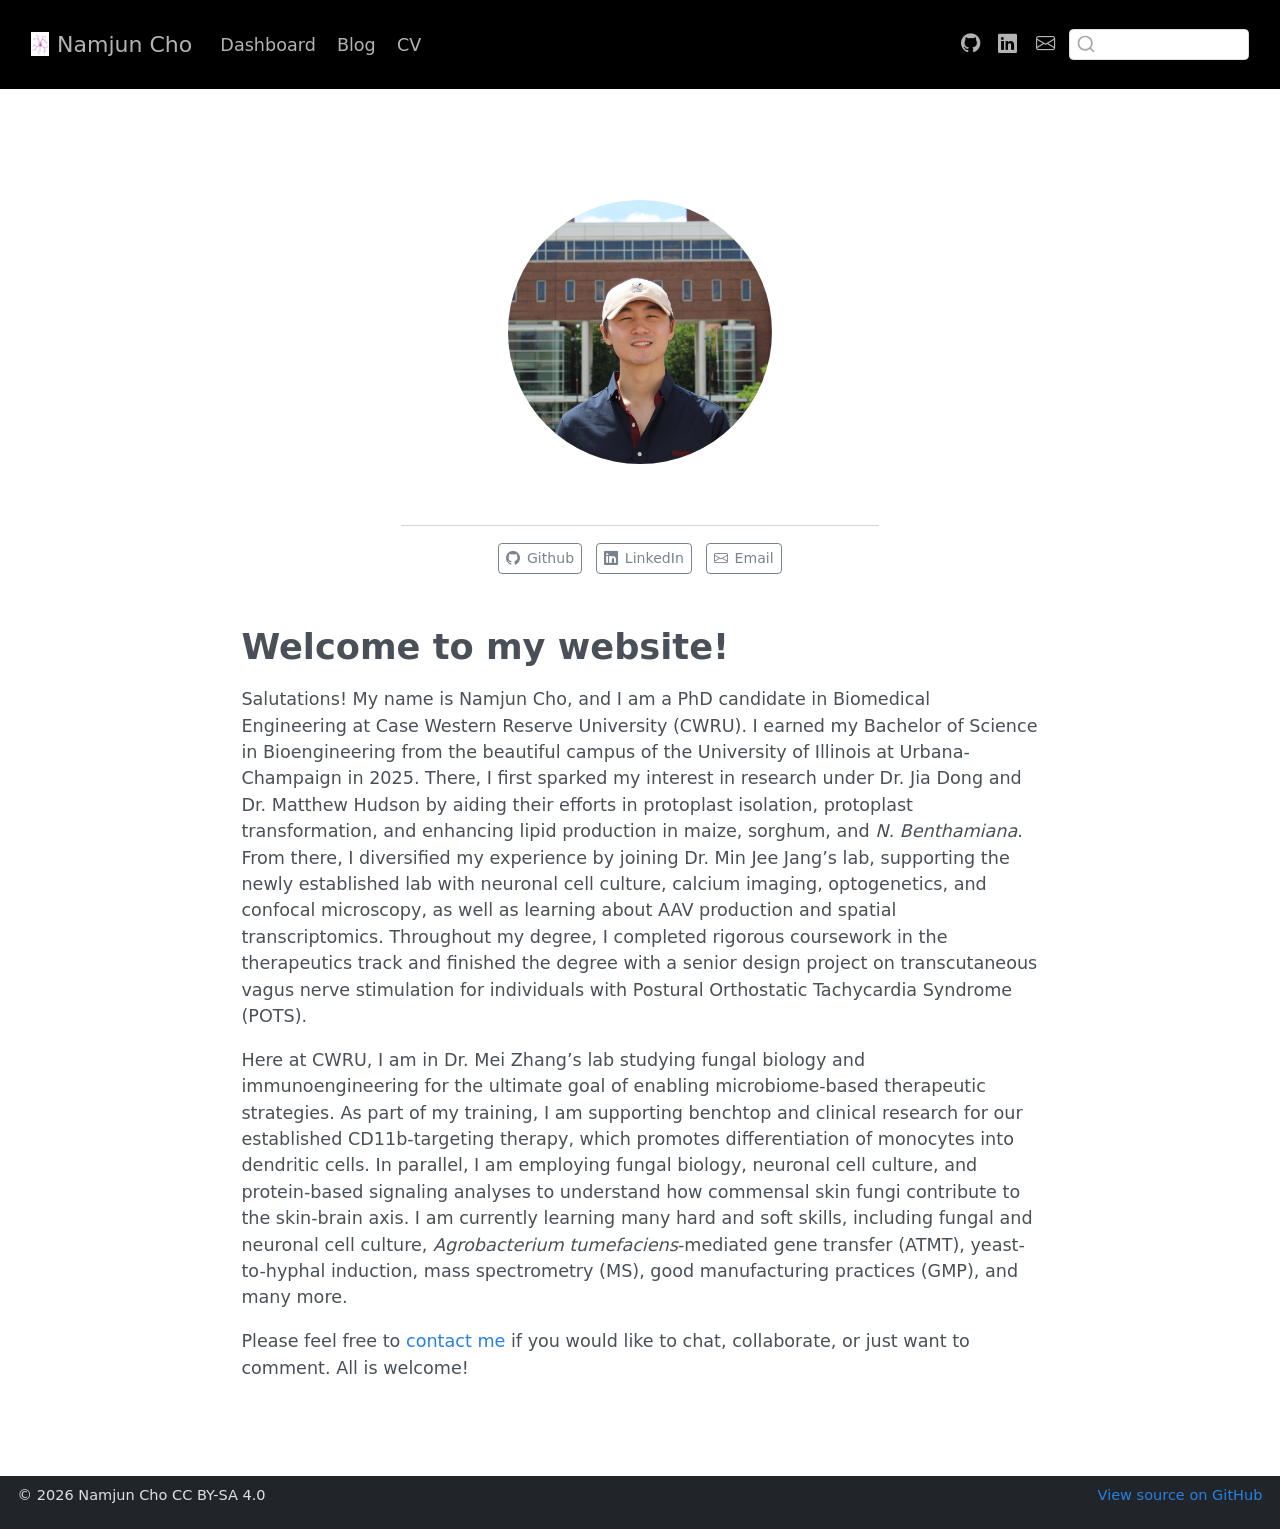
<file: docs/index.html>
<!DOCTYPE html>
<html xmlns="http://www.w3.org/1999/xhtml" lang="en" xml:lang="en"><head>

<meta charset="utf-8">
<meta name="generator" content="quarto-1.10.18">

<meta name="viewport" content="width=device-width, initial-scale=1.0, user-scalable=yes">


<title>Namjun Cho</title>
<style>
/* Default styles provided by pandoc.
** See https://pandoc.org/MANUAL.html#variables-for-html for config info.
*/
span.smallcaps{font-variant: small-caps;}
div.columns{display: flex; gap: 1.5em;}
div.column{flex: auto;}
@media screen {
div.columns{gap: min(4vw, 1.5em);}
div.column{overflow-x: auto;}
}
div.hanging-indent{margin-left: 1.5em; text-indent: -1.5em;}
ul.task-list{list-style: none;}
ul.task-list li input[type="checkbox"] {
  width: 0.8em;
  margin: 0 0.8em 0.2em -1em; /* quarto-specific, see https://github.com/quarto-dev/quarto-cli/issues/4556 */ 
  vertical-align: middle;
}
</style>


<script src="site_libs/quarto-nav/quarto-nav.js"></script>
<script src="site_libs/clipboard/clipboard.min.js"></script>
<script src="site_libs/quarto-search/autocomplete.umd.js"></script>
<script src="site_libs/quarto-search/fuse.min.js"></script>
<script src="site_libs/quarto-search/quarto-search.js"></script>
<meta name="quarto:offset" content="./">
<link href="./img/fav-icon.png" rel="icon" type="image/png">
<script src="site_libs/quarto-html/quarto.js" type="module"></script>
<script src="site_libs/quarto-html/tabsets/tabsets.js" type="module"></script>
<script src="site_libs/quarto-html/popper.min.js"></script>
<script src="site_libs/quarto-html/tippy.umd.min.js"></script>
<link href="site_libs/quarto-html/tippy.css" rel="stylesheet">
<link href="site_libs/quarto-html/quarto-syntax-highlighting-64a204ab8560d761af7679ceaba22944.css" rel="stylesheet" id="quarto-text-highlighting-styles">
<script src="site_libs/bootstrap/bootstrap.min.js"></script>
<link href="site_libs/bootstrap/bootstrap-icons.css" rel="stylesheet">
<link href="site_libs/bootstrap/bootstrap-e8e04fa37db173a803006faa680a0a0f.min.css" rel="stylesheet" append-hash="true" id="quarto-bootstrap" data-mode="light">
<script id="quarto-search-options" type="application/json">{
  "location": "navbar",
  "copy-button": false,
  "collapse-after": 3,
  "panel-placement": "end",
  "type": "textbox",
  "limit": 50,
  "keyboard-shortcut": [
    "f",
    "/",
    "s"
  ],
  "language": {
    "search-no-results-text": "No results",
    "search-matching-documents-text": "matching documents",
    "search-copy-link-title": "Copy link to search",
    "search-hide-matches-text": "Hide additional matches",
    "search-more-match-text": "more match in this document",
    "search-more-matches-text": "more matches in this document",
    "search-clear-button-title": "Clear",
    "search-text-placeholder": "",
    "search-detached-cancel-button-title": "Cancel",
    "search-submit-button-title": "Submit",
    "search-label": "Search"
  }
}</script>


</head>

<body class="nav-fixed fullcontent quarto-light">

<div id="quarto-search-results"></div>
  <header id="quarto-header" class="headroom fixed-top">
    <nav class="navbar navbar-expand-lg " data-bs-theme="dark">
      <div class="navbar-container container-fluid">
      <div class="navbar-brand-container mx-auto">
    <a href="./index.html" class="navbar-brand navbar-brand-logo">
    <img src="./img/fav-icon.png" alt="" class="navbar-logo light-content">
    <img src="./img/fav-icon.png" alt="" class="navbar-logo dark-content">
    </a>
    <a class="navbar-brand" href="./index.html">
    <span class="navbar-title">Namjun Cho</span>
    </a>
  </div>
            <div id="quarto-search" class="" title="Search"></div>
          <button class="navbar-toggler" type="button" data-bs-toggle="collapse" data-bs-target="#navbarCollapse" aria-controls="navbarCollapse" role="menu" aria-expanded="false" aria-label="Toggle navigation" onclick="if (window.quartoToggleHeadroom) { window.quartoToggleHeadroom(); }">
  <span class="navbar-toggler-icon"></span>
</button>
          <div class="collapse navbar-collapse" id="navbarCollapse">
            <ul class="navbar-nav navbar-nav-scroll me-auto">
  <li class="nav-item">
    <a class="nav-link" href="./dashboard-main/dashboard.html"> 
<span class="menu-text">Dashboard</span></a>
  </li>  
  <li class="nav-item">
    <a class="nav-link" href="./blog/index.html"> 
<span class="menu-text">Blog</span></a>
  </li>  
  <li class="nav-item">
    <a class="nav-link" href="./cv/index.html"> 
<span class="menu-text">CV</span></a>
  </li>  
</ul>
            <ul class="navbar-nav navbar-nav-scroll ms-auto">
  <li class="nav-item compact">
    <a class="nav-link" href="https://github.com/namjuncho/"> <i class="bi bi-github" role="img">
</i> 
<span class="menu-text"></span></a>
  </li>  
  <li class="nav-item compact">
    <a class="nav-link" href="https://www.linkedin.com/in/namjun-cho"> <i class="bi bi-linkedin" role="img">
</i> 
<span class="menu-text"></span></a>
  </li>  
  <li class="nav-item compact">
    <a class="nav-link" href="mailto:namjuncho00@gmail.com"> <i class="bi bi-envelope" role="img" aria-label="email">
</i> 
<span class="menu-text"></span></a>
  </li>  
</ul>
          </div> <!-- /navcollapse -->
            <div class="quarto-navbar-tools">
</div>
      </div> <!-- /container-fluid -->
    </nav>
</header>
<!-- content -->
<div id="quarto-content" class="quarto-container page-columns page-rows-contents page-layout-article page-navbar">
<!-- sidebar -->
<!-- margin-sidebar -->
    
<!-- main -->
<main class="content" id="quarto-document-content">




<div class="quarto-about-jolla">
  <img src="img/Campus_Headshot.jpg" class="about-image
  round " style="height: 15em; width: 15em;">
 <header id="title-block-header" class="quarto-title-block"></header><div id="about-block">
</div> 
  <hr class="about-sep">
   <div class="about-links">
  <a href="https://github.com/namjuncho/" class="about-link" rel="" target="">
    <i class="bi bi-github"></i>
     <span class="about-link-text">Github</span>
  </a>
  <a href="https://www.linkedin.com/in/namjun-cho/" class="about-link" rel="" target="">
    <i class="bi bi-linkedin"></i>
     <span class="about-link-text">LinkedIn</span>
  </a>
  <a href="mailto:namjuncho00@gmail.com" class="about-link" rel="" target="">
    <i class="bi bi-envelope"></i>
     <span class="about-link-text">Email</span>
  </a>
</div>
</div>

<section id="welcome-to-my-website" class="level1">
<h1>Welcome to my website!</h1>
<p>Salutations! My name is Namjun Cho, and I am a PhD candidate in Biomedical Engineering at Case Western Reserve University (CWRU). I earned my Bachelor of Science in Bioengineering from the beautiful campus of the University of Illinois at Urbana-Champaign in 2025. There, I first sparked my interest in research under Dr.&nbsp;Jia Dong and Dr.&nbsp;Matthew Hudson by aiding their efforts in protoplast isolation, protoplast transformation, and enhancing lipid production in maize, sorghum, and <em>N. Benthamiana</em>. From there, I diversified my experience by joining Dr.&nbsp;Min Jee Jang’s lab, supporting the newly established lab with neuronal cell culture, calcium imaging, optogenetics, and confocal microscopy, as well as learning about AAV production and spatial transcriptomics. Throughout my degree, I completed rigorous coursework in the therapeutics track and finished the degree with a senior design project on transcutaneous vagus nerve stimulation for individuals with Postural Orthostatic Tachycardia Syndrome (POTS).</p>
<p>Here at CWRU, I am in Dr.&nbsp;Mei Zhang’s lab studying fungal biology and immunoengineering for the ultimate goal of enabling microbiome-based therapeutic strategies. As part of my training, I am supporting benchtop and clinical research for our established CD11b-targeting therapy, which promotes differentiation of monocytes into dendritic cells. In parallel, I am employing fungal biology, neuronal cell culture, and protein-based signaling analyses to understand how commensal skin fungi contribute to the skin-brain axis. I am currently learning many hard and soft skills, including fungal and neuronal cell culture, <em>Agrobacterium tumefaciens</em>-mediated gene transfer (ATMT), yeast-to-hyphal induction, mass spectrometry (MS), good manufacturing practices (GMP), and many more.</p>
<p>Please feel free to <a href="mailto:namjuncho00@gmail.com">contact me</a> if you would like to chat, collaborate, or just want to comment. All is welcome!</p>



</section>

</main> <!-- /main -->
<script id="quarto-html-after-body" type="application/javascript">
  window.document.addEventListener("DOMContentLoaded", function (event) {
    const isCodeAnnotation = (el) => {
      for (const clz of el.classList) {
        if (clz.startsWith('code-annotation-')) {                     
          return true;
        }
      }
      return false;
    }
    const onCopySuccess = function(e) {
      // button target
      const button = e.trigger;
      // don't keep focus
      button.blur();
      // flash "checked"
      button.classList.add('code-copy-button-checked');
      var currentTitle = button.getAttribute("title");
      button.setAttribute("title", "Copied!");
      let tooltip;
      if (window.bootstrap) {
        button.setAttribute("data-bs-toggle", "tooltip");
        button.setAttribute("data-bs-placement", "left");
        button.setAttribute("data-bs-title", "Copied!");
        tooltip = new bootstrap.Tooltip(button, 
          { trigger: "manual", 
            customClass: "code-copy-button-tooltip",
            offset: [0, -8]});
        tooltip.show();    
      }
      setTimeout(function() {
        if (tooltip) {
          tooltip.hide();
          button.removeAttribute("data-bs-title");
          button.removeAttribute("data-bs-toggle");
          button.removeAttribute("data-bs-placement");
        }
        button.setAttribute("title", currentTitle);
        button.classList.remove('code-copy-button-checked');
      }, 1000);
      // clear code selection
      e.clearSelection();
    }
    const getTextToCopy = function(trigger) {
      const outerScaffold = trigger.parentElement.cloneNode(true);
      const codeEl = outerScaffold.querySelector('code');
      for (const childEl of codeEl.children) {
        if (isCodeAnnotation(childEl)) {
          childEl.remove();
        }
      }
      return codeEl.innerText;
    }
    const clipboard = new window.ClipboardJS('.code-copy-button:not([data-in-quarto-modal])', {
      text: getTextToCopy
    });
    clipboard.on('success', onCopySuccess);
    if (window.document.getElementById('quarto-embedded-source-code-modal')) {
      const clipboardModal = new window.ClipboardJS('.code-copy-button[data-in-quarto-modal]', {
        text: getTextToCopy,
        container: window.document.getElementById('quarto-embedded-source-code-modal')
      });
      clipboardModal.on('success', onCopySuccess);
    }
      var localhostRegex = new RegExp(/^(?:http|https):\/\/localhost\:?[0-9]*\//);
      var mailtoRegex = new RegExp(/^mailto:/);
        var filterRegex = new RegExp('/' + window.location.host + '/');
      var isInternal = (href) => {
          return filterRegex.test(href) || localhostRegex.test(href) || mailtoRegex.test(href);
      }
      // Inspect non-navigation links and adorn them if external
     var links = window.document.querySelectorAll('a[href]:not(.nav-link):not(.navbar-brand):not(.toc-action):not(.sidebar-link):not(.sidebar-item-toggle):not(.pagination-link):not(.no-external):not([aria-hidden]):not(.dropdown-item):not(.quarto-navigation-tool):not(.about-link)');
      for (var i=0; i<links.length; i++) {
        const link = links[i];
        if (!isInternal(link.href)) {
          // undo the damage that might have been done by quarto-nav.js in the case of
          // links that we want to consider external
          if (link.dataset.originalHref !== undefined) {
            link.href = link.dataset.originalHref;
          }
        }
      }
    function tippyHover(el, contentFn, onTriggerFn, onUntriggerFn) {
      const config = {
        allowHTML: true,
        maxWidth: 500,
        delay: 100,
        arrow: false,
        appendTo: function(el) {
            return el.parentElement;
        },
        interactive: true,
        interactiveBorder: 10,
        theme: 'quarto',
        placement: 'bottom-start',
      };
      if (contentFn) {
        config.content = contentFn;
      }
      if (onTriggerFn) {
        config.onTrigger = onTriggerFn;
      }
      if (onUntriggerFn) {
        config.onUntrigger = onUntriggerFn;
      }
      window.tippy(el, config); 
    }
    const noterefs = window.document.querySelectorAll('a[role="doc-noteref"]');
    for (var i=0; i<noterefs.length; i++) {
      const ref = noterefs[i];
      tippyHover(ref, function() {
        // use id or data attribute instead here
        let href = ref.getAttribute('data-footnote-href') || ref.getAttribute('href');
        try { href = new URL(href).hash; } catch {}
        const id = href.replace(/^#\/?/, "");
        const note = window.document.getElementById(id);
        if (note) {
          return note.innerHTML;
        } else {
          return "";
        }
      });
    }
    const xrefs = window.document.querySelectorAll('a.quarto-xref');
    const processXRef = (id, note) => {
      // Strip column container classes
      const stripColumnClz = (el) => {
        el.classList.remove("page-full", "page-columns");
        if (el.children) {
          for (const child of el.children) {
            stripColumnClz(child);
          }
        }
      }
      stripColumnClz(note)
      if (id === null || id.startsWith('sec-')) {
        // Special case sections, only their first couple elements
        const container = document.createElement("div");
        if (note.children && note.children.length > 2) {
          container.appendChild(note.children[0].cloneNode(true));
          for (let i = 1; i < note.children.length; i++) {
            const child = note.children[i];
            if (child.tagName === "P" && child.innerText === "") {
              continue;
            } else {
              container.appendChild(child.cloneNode(true));
              break;
            }
          }
          if (window.Quarto?.typesetMath) {
            window.Quarto.typesetMath(container);
          }
          return container.innerHTML
        } else {
          if (window.Quarto?.typesetMath) {
            window.Quarto.typesetMath(note);
          }
          return note.innerHTML;
        }
      } else {
        // Remove any anchor links if they are present
        const anchorLink = note.querySelector('a.anchorjs-link');
        if (anchorLink) {
          anchorLink.remove();
        }
        if (window.Quarto?.typesetMath) {
          window.Quarto.typesetMath(note);
        }
        if (note.classList.contains("callout")) {
          return note.outerHTML;
        } else {
          return note.innerHTML;
        }
      }
    }
    for (var i=0; i<xrefs.length; i++) {
      const xref = xrefs[i];
      tippyHover(xref, undefined, function(instance) {
        instance.disable();
        let url = xref.getAttribute('href');
        let hash = undefined; 
        if (url.startsWith('#')) {
          hash = url;
        } else {
          try { hash = new URL(url).hash; } catch {}
        }
        if (hash) {
          const id = hash.replace(/^#\/?/, "");
          const note = window.document.getElementById(id);
          if (note !== null) {
            try {
              const html = processXRef(id, note.cloneNode(true));
              instance.setContent(html);
            } finally {
              instance.enable();
              instance.show();
            }
          } else {
            // See if we can fetch this
            fetch(url.split('#')[0])
            .then(res => res.text())
            .then(html => {
              const parser = new DOMParser();
              const htmlDoc = parser.parseFromString(html, "text/html");
              const note = htmlDoc.getElementById(id);
              if (note !== null) {
                const html = processXRef(id, note);
                instance.setContent(html);
              } 
            }).finally(() => {
              instance.enable();
              instance.show();
            });
          }
        } else {
          // See if we can fetch a full url (with no hash to target)
          // This is a special case and we should probably do some content thinning / targeting
          fetch(url)
          .then(res => res.text())
          .then(html => {
            const parser = new DOMParser();
            const htmlDoc = parser.parseFromString(html, "text/html");
            const note = htmlDoc.querySelector('main.content');
            if (note !== null) {
              // This should only happen for chapter cross references
              // (since there is no id in the URL)
              // remove the first header
              if (note.children.length > 0 && note.children[0].tagName === "HEADER") {
                note.children[0].remove();
              }
              const html = processXRef(null, note);
              instance.setContent(html);
            } 
          }).finally(() => {
            instance.enable();
            instance.show();
          });
        }
      }, function(instance) {
      });
    }
        let selectedAnnoteEl;
        const selectorForAnnotation = ( cell, annotation) => {
          let cellAttr = 'data-code-cell="' + cell + '"';
          let lineAttr = 'data-code-annotation="' +  annotation + '"';
          const selector = 'span[' + cellAttr + '][' + lineAttr + ']';
          return selector;
        }
        const selectCodeLines = (annoteEl) => {
          const doc = window.document;
          const targetCell = annoteEl.getAttribute("data-target-cell");
          const targetAnnotation = annoteEl.getAttribute("data-target-annotation");
          const annoteSpan = window.document.querySelector(selectorForAnnotation(targetCell, targetAnnotation));
          const lines = annoteSpan.getAttribute("data-code-lines").split(",");
          const lineIds = lines.map((line) => {
            return targetCell + "-" + line;
          })
          let top = null;
          let height = null;
          let parent = null;
          if (lineIds.length > 0) {
              //compute the position of the single el (top and bottom and make a div)
              const el = window.document.getElementById(lineIds[0]);
              top = el.offsetTop;
              height = el.offsetHeight;
              parent = el.parentElement.parentElement;
            if (lineIds.length > 1) {
              const lastEl = window.document.getElementById(lineIds[lineIds.length - 1]);
              const bottom = lastEl.offsetTop + lastEl.offsetHeight;
              height = bottom - top;
            }
            if (top !== null && height !== null && parent !== null) {
              // cook up a div (if necessary) and position it 
              let div = window.document.getElementById("code-annotation-line-highlight");
              if (div === null) {
                div = window.document.createElement("div");
                div.setAttribute("id", "code-annotation-line-highlight");
                div.style.position = 'absolute';
                parent.appendChild(div);
              }
              div.style.top = top - 2 + "px";
              div.style.height = height + 4 + "px";
              div.style.left = 0;
              let gutterDiv = window.document.getElementById("code-annotation-line-highlight-gutter");
              if (gutterDiv === null) {
                gutterDiv = window.document.createElement("div");
                gutterDiv.setAttribute("id", "code-annotation-line-highlight-gutter");
                gutterDiv.style.position = 'absolute';
                const codeCell = window.document.getElementById(targetCell);
                const gutter = codeCell.querySelector('.code-annotation-gutter');
                gutter.appendChild(gutterDiv);
              }
              gutterDiv.style.top = top - 2 + "px";
              gutterDiv.style.height = height + 4 + "px";
            }
            selectedAnnoteEl = annoteEl;
          }
        };
        const unselectCodeLines = () => {
          const elementsIds = ["code-annotation-line-highlight", "code-annotation-line-highlight-gutter"];
          elementsIds.forEach((elId) => {
            const div = window.document.getElementById(elId);
            if (div) {
              div.remove();
            }
          });
          selectedAnnoteEl = undefined;
        };
          // Handle positioning of the toggle
      window.addEventListener(
        "resize",
        throttle(() => {
          elRect = undefined;
          if (selectedAnnoteEl) {
            selectCodeLines(selectedAnnoteEl);
          }
        }, 10)
      );
      function throttle(fn, ms) {
      let throttle = false;
      let timer;
        return (...args) => {
          if(!throttle) { // first call gets through
              fn.apply(this, args);
              throttle = true;
          } else { // all the others get throttled
              if(timer) clearTimeout(timer); // cancel #2
              timer = setTimeout(() => {
                fn.apply(this, args);
                timer = throttle = false;
              }, ms);
          }
        };
      }
        // Attach click handler to the DT
        const annoteDls = window.document.querySelectorAll('dt[data-target-cell]');
        for (const annoteDlNode of annoteDls) {
          annoteDlNode.addEventListener('click', (event) => {
            const clickedEl = event.target;
            if (clickedEl !== selectedAnnoteEl) {
              unselectCodeLines();
              const activeEl = window.document.querySelector('dt[data-target-cell].code-annotation-active');
              if (activeEl) {
                activeEl.classList.remove('code-annotation-active');
              }
              selectCodeLines(clickedEl);
              clickedEl.classList.add('code-annotation-active');
            } else {
              // Unselect the line
              unselectCodeLines();
              clickedEl.classList.remove('code-annotation-active');
            }
          });
        }
    const findCites = (el) => {
      const parentEl = el.parentElement;
      if (parentEl) {
        const cites = parentEl.dataset.cites;
        if (cites) {
          return {
            el,
            cites: cites.split(' ')
          };
        } else {
          return findCites(el.parentElement)
        }
      } else {
        return undefined;
      }
    };
    var bibliorefs = window.document.querySelectorAll('a[role="doc-biblioref"]');
    for (var i=0; i<bibliorefs.length; i++) {
      const ref = bibliorefs[i];
      const citeInfo = findCites(ref);
      if (citeInfo) {
        tippyHover(citeInfo.el, function() {
          var popup = window.document.createElement('div');
          citeInfo.cites.forEach(function(cite) {
            var citeDiv = window.document.createElement('div');
            citeDiv.classList.add('hanging-indent');
            citeDiv.classList.add('csl-entry');
            var biblioDiv = window.document.getElementById('ref-' + cite);
            if (biblioDiv) {
              citeDiv.innerHTML = biblioDiv.innerHTML;
            }
            popup.appendChild(citeDiv);
          });
          return popup.innerHTML;
        });
      }
    }
  });
  </script>
</div> <!-- /content -->
<footer class="footer">
  <div class="nav-footer">
    <div class="nav-footer-left">
<p><span class="faux-block">© 2026 Namjun Cho CC BY-SA 4.0</span></p>
</div>   
    <div class="nav-footer-center">
      &nbsp;
    </div>
    <div class="nav-footer-right">
<p><span class="faux-block"><a href="https://github.com/marvinschmitt/quarto-website-template/">View source on GitHub</a></span></p>
</div>
  </div>
</footer>




</body></html>
</file>
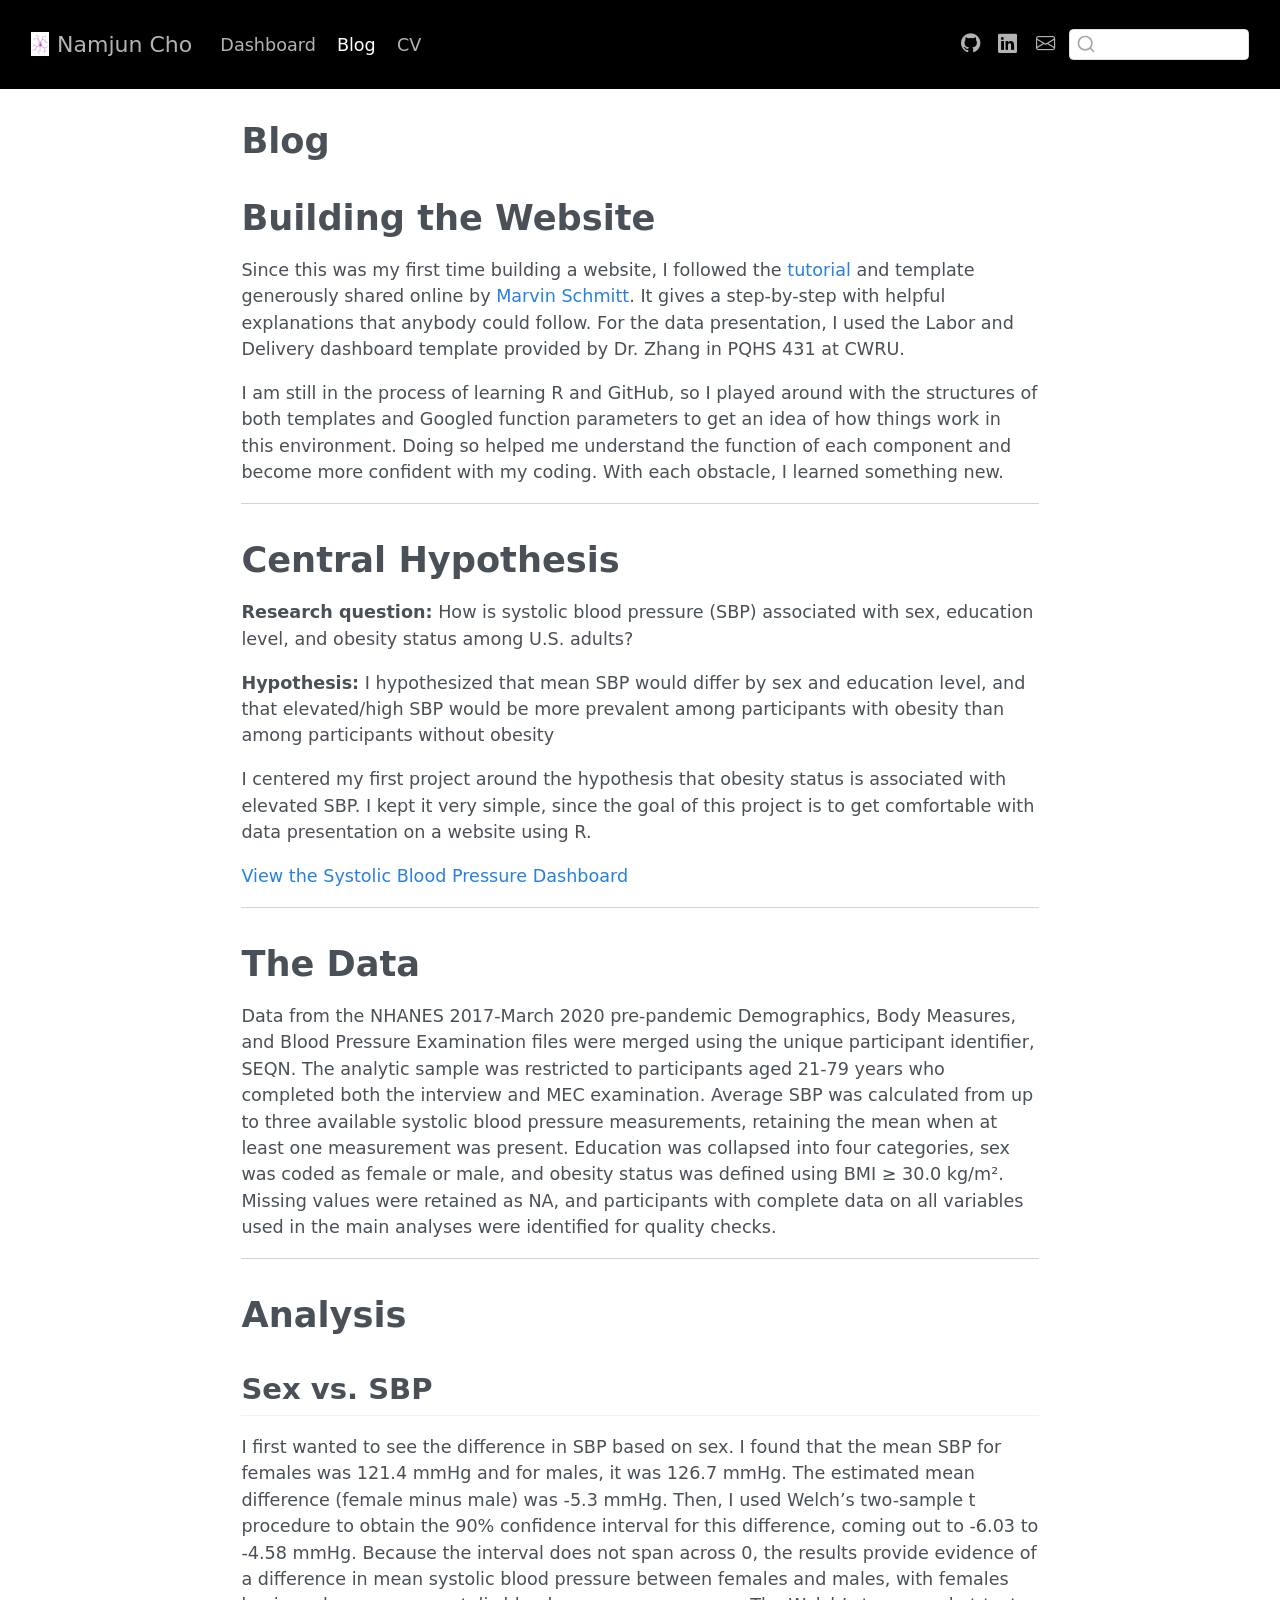
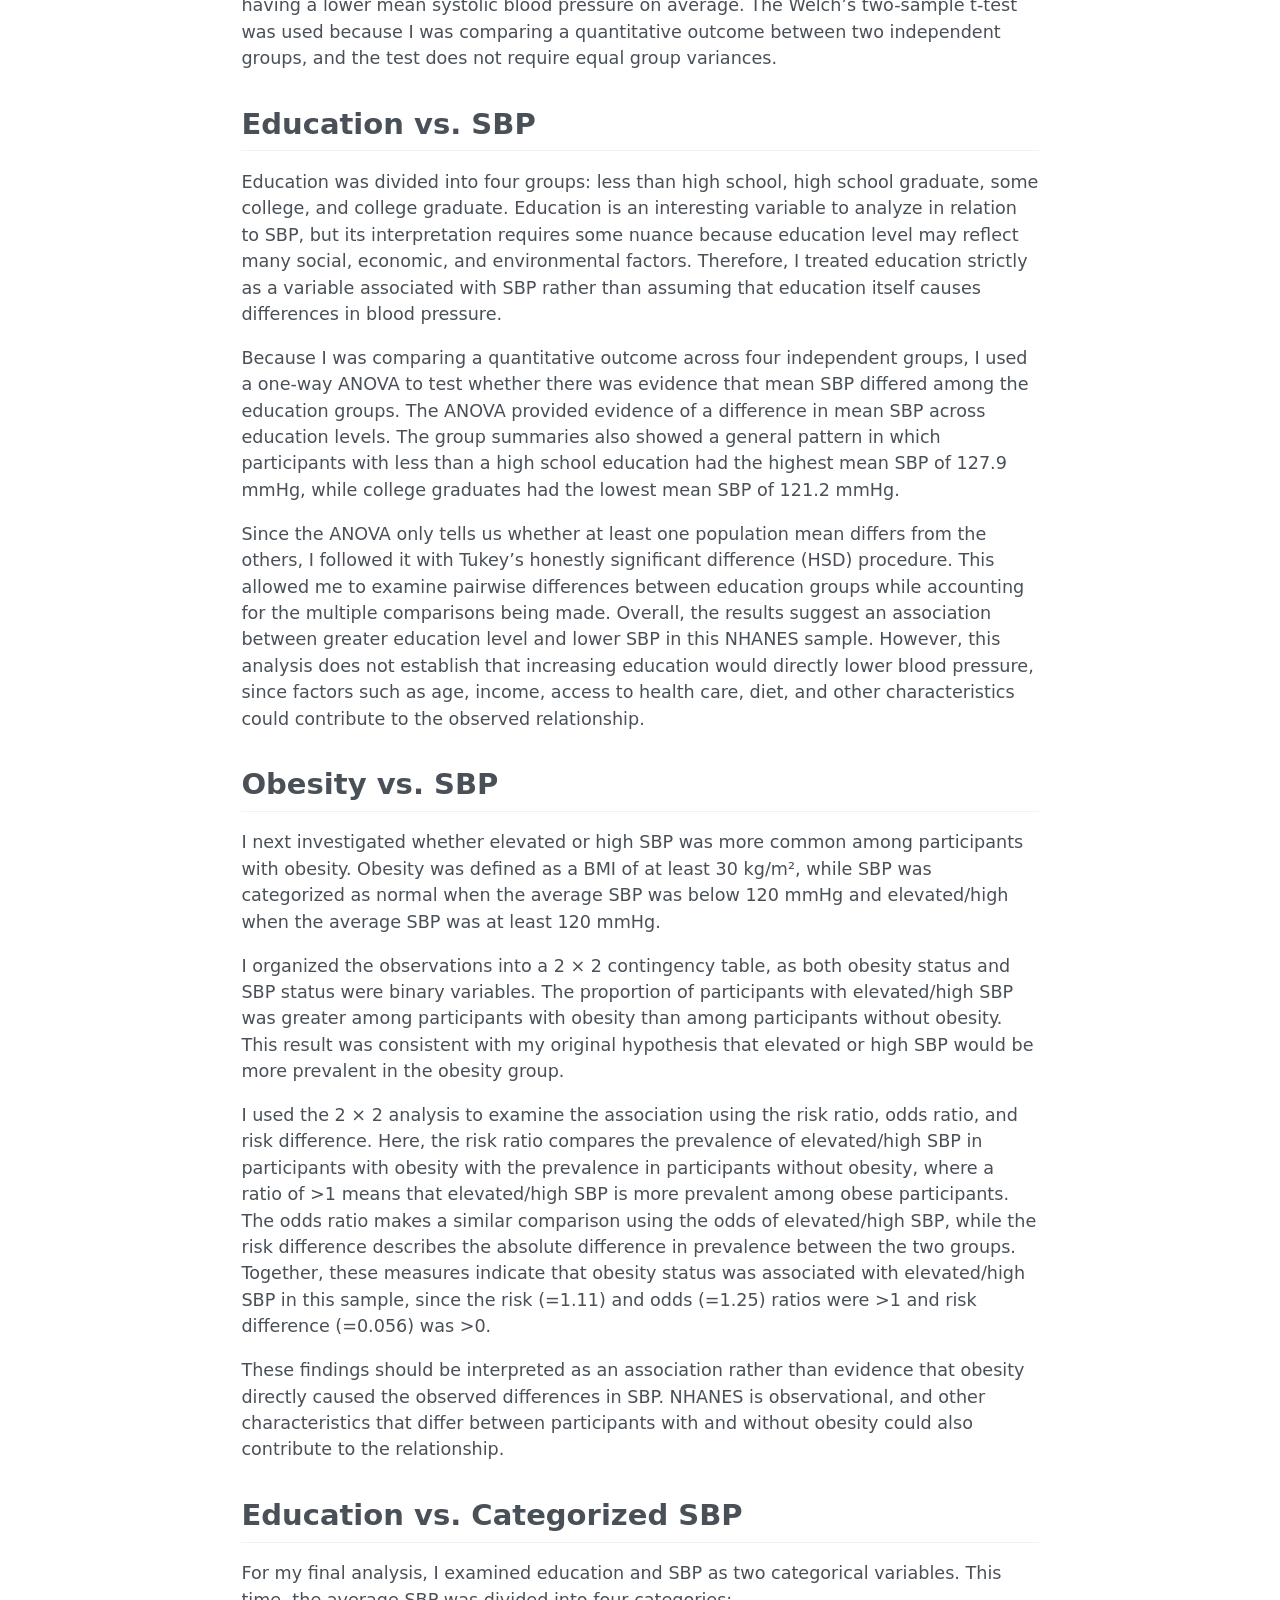
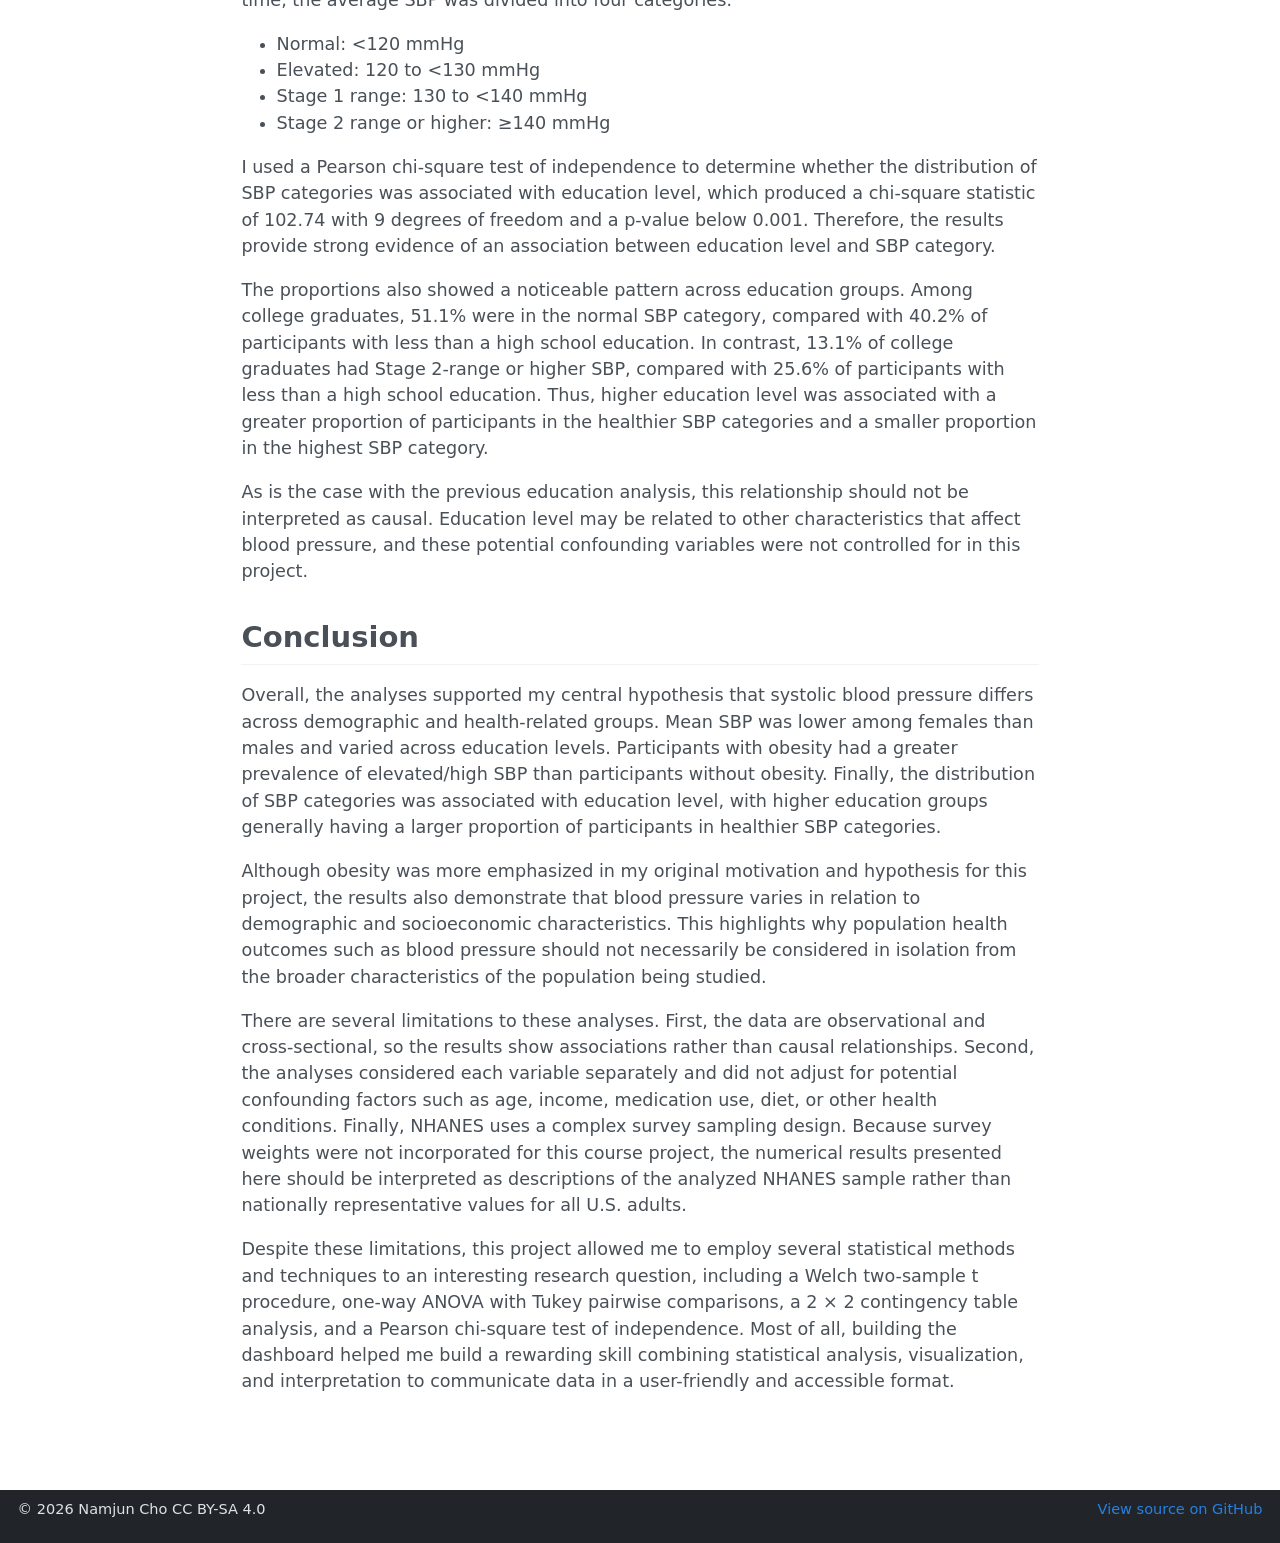
<file: docs/blog/index.html>
<!DOCTYPE html>
<html xmlns="http://www.w3.org/1999/xhtml" lang="en" xml:lang="en"><head>

<meta charset="utf-8">
<meta name="generator" content="quarto-1.10.18">

<meta name="viewport" content="width=device-width, initial-scale=1.0, user-scalable=yes">


<title>Blog – Namjun Cho</title>
<style>
/* Default styles provided by pandoc.
** See https://pandoc.org/MANUAL.html#variables-for-html for config info.
*/
span.smallcaps{font-variant: small-caps;}
div.columns{display: flex; gap: 1.5em;}
div.column{flex: auto;}
@media screen {
div.columns{gap: min(4vw, 1.5em);}
div.column{overflow-x: auto;}
}
div.hanging-indent{margin-left: 1.5em; text-indent: -1.5em;}
ul.task-list{list-style: none;}
ul.task-list li input[type="checkbox"] {
  width: 0.8em;
  margin: 0 0.8em 0.2em -1em; /* quarto-specific, see https://github.com/quarto-dev/quarto-cli/issues/4556 */ 
  vertical-align: middle;
}
</style>


<script src="../site_libs/quarto-nav/quarto-nav.js"></script>
<script src="../site_libs/clipboard/clipboard.min.js"></script>
<script src="../site_libs/quarto-search/autocomplete.umd.js"></script>
<script src="../site_libs/quarto-search/fuse.min.js"></script>
<script src="../site_libs/quarto-search/quarto-search.js"></script>
<meta name="quarto:offset" content="../">
<link href="../img/fav-icon.png" rel="icon" type="image/png">
<script src="../site_libs/quarto-html/quarto.js" type="module"></script>
<script src="../site_libs/quarto-html/tabsets/tabsets.js" type="module"></script>
<script src="../site_libs/quarto-html/popper.min.js"></script>
<script src="../site_libs/quarto-html/tippy.umd.min.js"></script>
<script src="../site_libs/quarto-html/anchor.min.js"></script>
<link href="../site_libs/quarto-html/tippy.css" rel="stylesheet">
<link href="../site_libs/quarto-html/quarto-syntax-highlighting-64a204ab8560d761af7679ceaba22944.css" rel="stylesheet" id="quarto-text-highlighting-styles">
<script src="../site_libs/bootstrap/bootstrap.min.js"></script>
<link href="../site_libs/bootstrap/bootstrap-icons.css" rel="stylesheet">
<link href="../site_libs/bootstrap/bootstrap-e8e04fa37db173a803006faa680a0a0f.min.css" rel="stylesheet" append-hash="true" id="quarto-bootstrap" data-mode="light">
<script id="quarto-search-options" type="application/json">{
  "location": "navbar",
  "copy-button": false,
  "collapse-after": 3,
  "panel-placement": "end",
  "type": "textbox",
  "limit": 50,
  "keyboard-shortcut": [
    "f",
    "/",
    "s"
  ],
  "language": {
    "search-no-results-text": "No results",
    "search-matching-documents-text": "matching documents",
    "search-copy-link-title": "Copy link to search",
    "search-hide-matches-text": "Hide additional matches",
    "search-more-match-text": "more match in this document",
    "search-more-matches-text": "more matches in this document",
    "search-clear-button-title": "Clear",
    "search-text-placeholder": "",
    "search-detached-cancel-button-title": "Cancel",
    "search-submit-button-title": "Submit",
    "search-label": "Search"
  }
}</script>


</head>

<body class="nav-fixed fullcontent quarto-light">

<div id="quarto-search-results"></div>
  <header id="quarto-header" class="headroom fixed-top">
    <nav class="navbar navbar-expand-lg " data-bs-theme="dark">
      <div class="navbar-container container-fluid">
      <div class="navbar-brand-container mx-auto">
    <a href="../index.html" class="navbar-brand navbar-brand-logo">
    <img src="../img/fav-icon.png" alt="" class="navbar-logo light-content">
    <img src="../img/fav-icon.png" alt="" class="navbar-logo dark-content">
    </a>
    <a class="navbar-brand" href="../index.html">
    <span class="navbar-title">Namjun Cho</span>
    </a>
  </div>
            <div id="quarto-search" class="" title="Search"></div>
          <button class="navbar-toggler" type="button" data-bs-toggle="collapse" data-bs-target="#navbarCollapse" aria-controls="navbarCollapse" role="menu" aria-expanded="false" aria-label="Toggle navigation" onclick="if (window.quartoToggleHeadroom) { window.quartoToggleHeadroom(); }">
  <span class="navbar-toggler-icon"></span>
</button>
          <div class="collapse navbar-collapse" id="navbarCollapse">
            <ul class="navbar-nav navbar-nav-scroll me-auto">
  <li class="nav-item">
    <a class="nav-link" href="../dashboard-main/dashboard.html"> 
<span class="menu-text">Dashboard</span></a>
  </li>  
  <li class="nav-item">
    <a class="nav-link active" href="../blog/index.html" aria-current="page"> 
<span class="menu-text">Blog</span></a>
  </li>  
  <li class="nav-item">
    <a class="nav-link" href="../cv/index.html"> 
<span class="menu-text">CV</span></a>
  </li>  
</ul>
            <ul class="navbar-nav navbar-nav-scroll ms-auto">
  <li class="nav-item compact">
    <a class="nav-link" href="https://github.com/namjuncho/"> <i class="bi bi-github" role="img">
</i> 
<span class="menu-text"></span></a>
  </li>  
  <li class="nav-item compact">
    <a class="nav-link" href="https://www.linkedin.com/in/namjun-cho"> <i class="bi bi-linkedin" role="img">
</i> 
<span class="menu-text"></span></a>
  </li>  
  <li class="nav-item compact">
    <a class="nav-link" href="mailto:namjuncho00@gmail.com"> <i class="bi bi-envelope" role="img" aria-label="email">
</i> 
<span class="menu-text"></span></a>
  </li>  
</ul>
          </div> <!-- /navcollapse -->
            <div class="quarto-navbar-tools">
</div>
      </div> <!-- /container-fluid -->
    </nav>
</header>
<!-- content -->
<div id="quarto-content" class="quarto-container page-columns page-rows-contents page-layout-article page-navbar">
<!-- sidebar -->
<!-- margin-sidebar -->
    
<!-- main -->
<main class="content" id="quarto-document-content">

<header id="title-block-header" class="quarto-title-block default">
<div class="quarto-title">
<h1 class="title">Blog</h1>
</div>



<div class="quarto-title-meta">

    
  
    
  </div>
  


</header>


<section id="building-the-website" class="level1">
<h1>Building the Website</h1>
<p>Since this was my first time building a website, I followed the <a href="https://www.marvinschmitt.com/blog/website-tutorial-quarto/">tutorial</a> and template generously shared online by <a href="https://github.com/marvinschmitt/quarto-website-template/">Marvin Schmitt</a>. It gives a step-by-step with helpful explanations that anybody could follow. For the data presentation, I used the Labor and Delivery dashboard template provided by Dr.&nbsp;Zhang in PQHS 431 at CWRU.</p>
<p>I am still in the process of learning R and GitHub, so I played around with the structures of both templates and Googled function parameters to get an idea of how things work in this environment. Doing so helped me understand the function of each component and become more confident with my coding. With each obstacle, I learned something new.</p>
<hr>
</section>
<section id="central-hypothesis" class="level1">
<h1>Central Hypothesis</h1>
<p><strong>Research question:</strong> How is systolic blood pressure (SBP) associated with sex, education level, and obesity status among U.S. adults?</p>
<p><strong>Hypothesis:</strong> I hypothesized that mean SBP would differ by sex and education level, and that elevated/high SBP would be more prevalent among participants with obesity than among participants without obesity</p>
<p>I centered my first project around the hypothesis that obesity status is associated with elevated SBP. I kept it very simple, since the goal of this project is to get comfortable with data presentation on a website using R.</p>
<p><a href="../dashboard-main/dashboard.html">View the Systolic Blood Pressure Dashboard</a></p>
<hr>
</section>
<section id="the-data" class="level1">
<h1>The Data</h1>
<p>Data from the NHANES 2017-March 2020 pre-pandemic Demographics, Body Measures, and Blood Pressure Examination files were merged using the unique participant identifier, SEQN. The analytic sample was restricted to participants aged 21-79 years who completed both the interview and MEC examination. Average SBP was calculated from up to three available systolic blood pressure measurements, retaining the mean when at least one measurement was present. Education was collapsed into four categories, sex was coded as female or male, and obesity status was defined using BMI ≥ 30.0 kg/m². Missing values were retained as NA, and participants with complete data on all variables used in the main analyses were identified for quality checks.</p>
<hr>
</section>
<section id="analysis" class="level1">
<h1>Analysis</h1>
<section id="sex-vs.-sbp" class="level2">
<h2 class="anchored" data-anchor-id="sex-vs.-sbp">Sex vs.&nbsp;SBP</h2>
<p>I first wanted to see the difference in SBP based on sex. I found that the mean SBP for females was 121.4 mmHg and for males, it was 126.7 mmHg. The estimated mean difference (female minus male) was -5.3 mmHg. Then, I used Welch’s two-sample t procedure to obtain the 90% confidence interval for this difference, coming out to -6.03 to -4.58 mmHg. Because the interval does not span across 0, the results provide evidence of a difference in mean systolic blood pressure between females and males, with females having a lower mean systolic blood pressure on average. The Welch’s two-sample t-test was used because I was comparing a quantitative outcome between two independent groups, and the test does not require equal group variances.</p>
</section>
<section id="education-vs.-sbp" class="level2">
<h2 class="anchored" data-anchor-id="education-vs.-sbp">Education vs.&nbsp;SBP</h2>
<p>Education was divided into four groups: less than high school, high school graduate, some college, and college graduate. Education is an interesting variable to analyze in relation to SBP, but its interpretation requires some nuance because education level may reflect many social, economic, and environmental factors. Therefore, I treated education strictly as a variable associated with SBP rather than assuming that education itself causes differences in blood pressure.</p>
<p>Because I was comparing a quantitative outcome across four independent groups, I used a one-way ANOVA to test whether there was evidence that mean SBP differed among the education groups. The ANOVA provided evidence of a difference in mean SBP across education levels. The group summaries also showed a general pattern in which participants with less than a high school education had the highest mean SBP of 127.9 mmHg, while college graduates had the lowest mean SBP of 121.2 mmHg.</p>
<p>Since the ANOVA only tells us whether at least one population mean differs from the others, I followed it with Tukey’s honestly significant difference (HSD) procedure. This allowed me to examine pairwise differences between education groups while accounting for the multiple comparisons being made. Overall, the results suggest an association between greater education level and lower SBP in this NHANES sample. However, this analysis does not establish that increasing education would directly lower blood pressure, since factors such as age, income, access to health care, diet, and other characteristics could contribute to the observed relationship.</p>
</section>
<section id="obesity-vs.-sbp" class="level2">
<h2 class="anchored" data-anchor-id="obesity-vs.-sbp">Obesity vs.&nbsp;SBP</h2>
<p>I next investigated whether elevated or high SBP was more common among participants with obesity. Obesity was defined as a BMI of at least 30 kg/m², while SBP was categorized as normal when the average SBP was below 120 mmHg and elevated/high when the average SBP was at least 120 mmHg.</p>
<p>I organized the observations into a 2 × 2 contingency table, as both obesity status and SBP status were binary variables. The proportion of participants with elevated/high SBP was greater among participants with obesity than among participants without obesity. This result was consistent with my original hypothesis that elevated or high SBP would be more prevalent in the obesity group.</p>
<p>I used the 2 × 2 analysis to examine the association using the risk ratio, odds ratio, and risk difference. Here, the risk ratio compares the prevalence of elevated/high SBP in participants with obesity with the prevalence in participants without obesity, where a ratio of &gt;1 means that elevated/high SBP is more prevalent among obese participants. The odds ratio makes a similar comparison using the odds of elevated/high SBP, while the risk difference describes the absolute difference in prevalence between the two groups. Together, these measures indicate that obesity status was associated with elevated/high SBP in this sample, since the risk (=1.11) and odds (=1.25) ratios were &gt;1 and risk difference (=0.056) was &gt;0.</p>
<p>These findings should be interpreted as an association rather than evidence that obesity directly caused the observed differences in SBP. NHANES is observational, and other characteristics that differ between participants with and without obesity could also contribute to the relationship.</p>
</section>
<section id="education-vs.-categorized-sbp" class="level2">
<h2 class="anchored" data-anchor-id="education-vs.-categorized-sbp">Education vs.&nbsp;Categorized SBP</h2>
<p>For my final analysis, I examined education and SBP as two categorical variables. This time, the average SBP was divided into four categories:</p>
<ul>
<li>Normal: &lt;120 mmHg</li>
<li>Elevated: 120 to &lt;130 mmHg</li>
<li>Stage 1 range: 130 to &lt;140 mmHg</li>
<li>Stage 2 range or higher: ≥140 mmHg</li>
</ul>
<p>I used a Pearson chi-square test of independence to determine whether the distribution of SBP categories was associated with education level, which produced a chi-square statistic of 102.74 with 9 degrees of freedom and a p-value below 0.001. Therefore, the results provide strong evidence of an association between education level and SBP category.</p>
<p>The proportions also showed a noticeable pattern across education groups. Among college graduates, 51.1% were in the normal SBP category, compared with 40.2% of participants with less than a high school education. In contrast, 13.1% of college graduates had Stage 2-range or higher SBP, compared with 25.6% of participants with less than a high school education. Thus, higher education level was associated with a greater proportion of participants in the healthier SBP categories and a smaller proportion in the highest SBP category.</p>
<p>As is the case with the previous education analysis, this relationship should not be interpreted as causal. Education level may be related to other characteristics that affect blood pressure, and these potential confounding variables were not controlled for in this project.</p>
</section>
<section id="conclusion" class="level2">
<h2 class="anchored" data-anchor-id="conclusion">Conclusion</h2>
<p>Overall, the analyses supported my central hypothesis that systolic blood pressure differs across demographic and health-related groups. Mean SBP was lower among females than males and varied across education levels. Participants with obesity had a greater prevalence of elevated/high SBP than participants without obesity. Finally, the distribution of SBP categories was associated with education level, with higher education groups generally having a larger proportion of participants in healthier SBP categories.</p>
<p>Although obesity was more emphasized in my original motivation and hypothesis for this project, the results also demonstrate that blood pressure varies in relation to demographic and socioeconomic characteristics. This highlights why population health outcomes such as blood pressure should not necessarily be considered in isolation from the broader characteristics of the population being studied.</p>
<p>There are several limitations to these analyses. First, the data are observational and cross-sectional, so the results show associations rather than causal relationships. Second, the analyses considered each variable separately and did not adjust for potential confounding factors such as age, income, medication use, diet, or other health conditions. Finally, NHANES uses a complex survey sampling design. Because survey weights were not incorporated for this course project, the numerical results presented here should be interpreted as descriptions of the analyzed NHANES sample rather than nationally representative values for all U.S. adults.</p>
<p>Despite these limitations, this project allowed me to employ several statistical methods and techniques to an interesting research question, including a Welch two-sample t procedure, one-way ANOVA with Tukey pairwise comparisons, a 2 × 2 contingency table analysis, and a Pearson chi-square test of independence. Most of all, building the dashboard helped me build a rewarding skill combining statistical analysis, visualization, and interpretation to communicate data in a user-friendly and accessible format.</p>


</section>
</section>

</main> <!-- /main -->
<script id="quarto-html-after-body" type="application/javascript">
  window.document.addEventListener("DOMContentLoaded", function (event) {
    const icon = "";
    const anchorJS = new window.AnchorJS();
    anchorJS.options = {
      placement: 'right',
      icon: icon
    };
    anchorJS.add('.anchored');
    const isCodeAnnotation = (el) => {
      for (const clz of el.classList) {
        if (clz.startsWith('code-annotation-')) {                     
          return true;
        }
      }
      return false;
    }
    const onCopySuccess = function(e) {
      // button target
      const button = e.trigger;
      // don't keep focus
      button.blur();
      // flash "checked"
      button.classList.add('code-copy-button-checked');
      var currentTitle = button.getAttribute("title");
      button.setAttribute("title", "Copied!");
      let tooltip;
      if (window.bootstrap) {
        button.setAttribute("data-bs-toggle", "tooltip");
        button.setAttribute("data-bs-placement", "left");
        button.setAttribute("data-bs-title", "Copied!");
        tooltip = new bootstrap.Tooltip(button, 
          { trigger: "manual", 
            customClass: "code-copy-button-tooltip",
            offset: [0, -8]});
        tooltip.show();    
      }
      setTimeout(function() {
        if (tooltip) {
          tooltip.hide();
          button.removeAttribute("data-bs-title");
          button.removeAttribute("data-bs-toggle");
          button.removeAttribute("data-bs-placement");
        }
        button.setAttribute("title", currentTitle);
        button.classList.remove('code-copy-button-checked');
      }, 1000);
      // clear code selection
      e.clearSelection();
    }
    const getTextToCopy = function(trigger) {
      const outerScaffold = trigger.parentElement.cloneNode(true);
      const codeEl = outerScaffold.querySelector('code');
      for (const childEl of codeEl.children) {
        if (isCodeAnnotation(childEl)) {
          childEl.remove();
        }
      }
      return codeEl.innerText;
    }
    const clipboard = new window.ClipboardJS('.code-copy-button:not([data-in-quarto-modal])', {
      text: getTextToCopy
    });
    clipboard.on('success', onCopySuccess);
    if (window.document.getElementById('quarto-embedded-source-code-modal')) {
      const clipboardModal = new window.ClipboardJS('.code-copy-button[data-in-quarto-modal]', {
        text: getTextToCopy,
        container: window.document.getElementById('quarto-embedded-source-code-modal')
      });
      clipboardModal.on('success', onCopySuccess);
    }
      var localhostRegex = new RegExp(/^(?:http|https):\/\/localhost\:?[0-9]*\//);
      var mailtoRegex = new RegExp(/^mailto:/);
        var filterRegex = new RegExp('/' + window.location.host + '/');
      var isInternal = (href) => {
          return filterRegex.test(href) || localhostRegex.test(href) || mailtoRegex.test(href);
      }
      // Inspect non-navigation links and adorn them if external
     var links = window.document.querySelectorAll('a[href]:not(.nav-link):not(.navbar-brand):not(.toc-action):not(.sidebar-link):not(.sidebar-item-toggle):not(.pagination-link):not(.no-external):not([aria-hidden]):not(.dropdown-item):not(.quarto-navigation-tool):not(.about-link)');
      for (var i=0; i<links.length; i++) {
        const link = links[i];
        if (!isInternal(link.href)) {
          // undo the damage that might have been done by quarto-nav.js in the case of
          // links that we want to consider external
          if (link.dataset.originalHref !== undefined) {
            link.href = link.dataset.originalHref;
          }
        }
      }
    function tippyHover(el, contentFn, onTriggerFn, onUntriggerFn) {
      const config = {
        allowHTML: true,
        maxWidth: 500,
        delay: 100,
        arrow: false,
        appendTo: function(el) {
            return el.parentElement;
        },
        interactive: true,
        interactiveBorder: 10,
        theme: 'quarto',
        placement: 'bottom-start',
      };
      if (contentFn) {
        config.content = contentFn;
      }
      if (onTriggerFn) {
        config.onTrigger = onTriggerFn;
      }
      if (onUntriggerFn) {
        config.onUntrigger = onUntriggerFn;
      }
      window.tippy(el, config); 
    }
    const noterefs = window.document.querySelectorAll('a[role="doc-noteref"]');
    for (var i=0; i<noterefs.length; i++) {
      const ref = noterefs[i];
      tippyHover(ref, function() {
        // use id or data attribute instead here
        let href = ref.getAttribute('data-footnote-href') || ref.getAttribute('href');
        try { href = new URL(href).hash; } catch {}
        const id = href.replace(/^#\/?/, "");
        const note = window.document.getElementById(id);
        if (note) {
          return note.innerHTML;
        } else {
          return "";
        }
      });
    }
    const xrefs = window.document.querySelectorAll('a.quarto-xref');
    const processXRef = (id, note) => {
      // Strip column container classes
      const stripColumnClz = (el) => {
        el.classList.remove("page-full", "page-columns");
        if (el.children) {
          for (const child of el.children) {
            stripColumnClz(child);
          }
        }
      }
      stripColumnClz(note)
      if (id === null || id.startsWith('sec-')) {
        // Special case sections, only their first couple elements
        const container = document.createElement("div");
        if (note.children && note.children.length > 2) {
          container.appendChild(note.children[0].cloneNode(true));
          for (let i = 1; i < note.children.length; i++) {
            const child = note.children[i];
            if (child.tagName === "P" && child.innerText === "") {
              continue;
            } else {
              container.appendChild(child.cloneNode(true));
              break;
            }
          }
          if (window.Quarto?.typesetMath) {
            window.Quarto.typesetMath(container);
          }
          return container.innerHTML
        } else {
          if (window.Quarto?.typesetMath) {
            window.Quarto.typesetMath(note);
          }
          return note.innerHTML;
        }
      } else {
        // Remove any anchor links if they are present
        const anchorLink = note.querySelector('a.anchorjs-link');
        if (anchorLink) {
          anchorLink.remove();
        }
        if (window.Quarto?.typesetMath) {
          window.Quarto.typesetMath(note);
        }
        if (note.classList.contains("callout")) {
          return note.outerHTML;
        } else {
          return note.innerHTML;
        }
      }
    }
    for (var i=0; i<xrefs.length; i++) {
      const xref = xrefs[i];
      tippyHover(xref, undefined, function(instance) {
        instance.disable();
        let url = xref.getAttribute('href');
        let hash = undefined; 
        if (url.startsWith('#')) {
          hash = url;
        } else {
          try { hash = new URL(url).hash; } catch {}
        }
        if (hash) {
          const id = hash.replace(/^#\/?/, "");
          const note = window.document.getElementById(id);
          if (note !== null) {
            try {
              const html = processXRef(id, note.cloneNode(true));
              instance.setContent(html);
            } finally {
              instance.enable();
              instance.show();
            }
          } else {
            // See if we can fetch this
            fetch(url.split('#')[0])
            .then(res => res.text())
            .then(html => {
              const parser = new DOMParser();
              const htmlDoc = parser.parseFromString(html, "text/html");
              const note = htmlDoc.getElementById(id);
              if (note !== null) {
                const html = processXRef(id, note);
                instance.setContent(html);
              } 
            }).finally(() => {
              instance.enable();
              instance.show();
            });
          }
        } else {
          // See if we can fetch a full url (with no hash to target)
          // This is a special case and we should probably do some content thinning / targeting
          fetch(url)
          .then(res => res.text())
          .then(html => {
            const parser = new DOMParser();
            const htmlDoc = parser.parseFromString(html, "text/html");
            const note = htmlDoc.querySelector('main.content');
            if (note !== null) {
              // This should only happen for chapter cross references
              // (since there is no id in the URL)
              // remove the first header
              if (note.children.length > 0 && note.children[0].tagName === "HEADER") {
                note.children[0].remove();
              }
              const html = processXRef(null, note);
              instance.setContent(html);
            } 
          }).finally(() => {
            instance.enable();
            instance.show();
          });
        }
      }, function(instance) {
      });
    }
        let selectedAnnoteEl;
        const selectorForAnnotation = ( cell, annotation) => {
          let cellAttr = 'data-code-cell="' + cell + '"';
          let lineAttr = 'data-code-annotation="' +  annotation + '"';
          const selector = 'span[' + cellAttr + '][' + lineAttr + ']';
          return selector;
        }
        const selectCodeLines = (annoteEl) => {
          const doc = window.document;
          const targetCell = annoteEl.getAttribute("data-target-cell");
          const targetAnnotation = annoteEl.getAttribute("data-target-annotation");
          const annoteSpan = window.document.querySelector(selectorForAnnotation(targetCell, targetAnnotation));
          const lines = annoteSpan.getAttribute("data-code-lines").split(",");
          const lineIds = lines.map((line) => {
            return targetCell + "-" + line;
          })
          let top = null;
          let height = null;
          let parent = null;
          if (lineIds.length > 0) {
              //compute the position of the single el (top and bottom and make a div)
              const el = window.document.getElementById(lineIds[0]);
              top = el.offsetTop;
              height = el.offsetHeight;
              parent = el.parentElement.parentElement;
            if (lineIds.length > 1) {
              const lastEl = window.document.getElementById(lineIds[lineIds.length - 1]);
              const bottom = lastEl.offsetTop + lastEl.offsetHeight;
              height = bottom - top;
            }
            if (top !== null && height !== null && parent !== null) {
              // cook up a div (if necessary) and position it 
              let div = window.document.getElementById("code-annotation-line-highlight");
              if (div === null) {
                div = window.document.createElement("div");
                div.setAttribute("id", "code-annotation-line-highlight");
                div.style.position = 'absolute';
                parent.appendChild(div);
              }
              div.style.top = top - 2 + "px";
              div.style.height = height + 4 + "px";
              div.style.left = 0;
              let gutterDiv = window.document.getElementById("code-annotation-line-highlight-gutter");
              if (gutterDiv === null) {
                gutterDiv = window.document.createElement("div");
                gutterDiv.setAttribute("id", "code-annotation-line-highlight-gutter");
                gutterDiv.style.position = 'absolute';
                const codeCell = window.document.getElementById(targetCell);
                const gutter = codeCell.querySelector('.code-annotation-gutter');
                gutter.appendChild(gutterDiv);
              }
              gutterDiv.style.top = top - 2 + "px";
              gutterDiv.style.height = height + 4 + "px";
            }
            selectedAnnoteEl = annoteEl;
          }
        };
        const unselectCodeLines = () => {
          const elementsIds = ["code-annotation-line-highlight", "code-annotation-line-highlight-gutter"];
          elementsIds.forEach((elId) => {
            const div = window.document.getElementById(elId);
            if (div) {
              div.remove();
            }
          });
          selectedAnnoteEl = undefined;
        };
          // Handle positioning of the toggle
      window.addEventListener(
        "resize",
        throttle(() => {
          elRect = undefined;
          if (selectedAnnoteEl) {
            selectCodeLines(selectedAnnoteEl);
          }
        }, 10)
      );
      function throttle(fn, ms) {
      let throttle = false;
      let timer;
        return (...args) => {
          if(!throttle) { // first call gets through
              fn.apply(this, args);
              throttle = true;
          } else { // all the others get throttled
              if(timer) clearTimeout(timer); // cancel #2
              timer = setTimeout(() => {
                fn.apply(this, args);
                timer = throttle = false;
              }, ms);
          }
        };
      }
        // Attach click handler to the DT
        const annoteDls = window.document.querySelectorAll('dt[data-target-cell]');
        for (const annoteDlNode of annoteDls) {
          annoteDlNode.addEventListener('click', (event) => {
            const clickedEl = event.target;
            if (clickedEl !== selectedAnnoteEl) {
              unselectCodeLines();
              const activeEl = window.document.querySelector('dt[data-target-cell].code-annotation-active');
              if (activeEl) {
                activeEl.classList.remove('code-annotation-active');
              }
              selectCodeLines(clickedEl);
              clickedEl.classList.add('code-annotation-active');
            } else {
              // Unselect the line
              unselectCodeLines();
              clickedEl.classList.remove('code-annotation-active');
            }
          });
        }
    const findCites = (el) => {
      const parentEl = el.parentElement;
      if (parentEl) {
        const cites = parentEl.dataset.cites;
        if (cites) {
          return {
            el,
            cites: cites.split(' ')
          };
        } else {
          return findCites(el.parentElement)
        }
      } else {
        return undefined;
      }
    };
    var bibliorefs = window.document.querySelectorAll('a[role="doc-biblioref"]');
    for (var i=0; i<bibliorefs.length; i++) {
      const ref = bibliorefs[i];
      const citeInfo = findCites(ref);
      if (citeInfo) {
        tippyHover(citeInfo.el, function() {
          var popup = window.document.createElement('div');
          citeInfo.cites.forEach(function(cite) {
            var citeDiv = window.document.createElement('div');
            citeDiv.classList.add('hanging-indent');
            citeDiv.classList.add('csl-entry');
            var biblioDiv = window.document.getElementById('ref-' + cite);
            if (biblioDiv) {
              citeDiv.innerHTML = biblioDiv.innerHTML;
            }
            popup.appendChild(citeDiv);
          });
          return popup.innerHTML;
        });
      }
    }
  });
  </script>
</div> <!-- /content -->
<footer class="footer">
  <div class="nav-footer">
    <div class="nav-footer-left">
<p><span class="faux-block">© 2026 Namjun Cho CC BY-SA 4.0</span></p>
</div>   
    <div class="nav-footer-center">
      &nbsp;
    </div>
    <div class="nav-footer-right">
<p><span class="faux-block"><a href="https://github.com/marvinschmitt/quarto-website-template/">View source on GitHub</a></span></p>
</div>
  </div>
</footer>




</body></html>
</file>
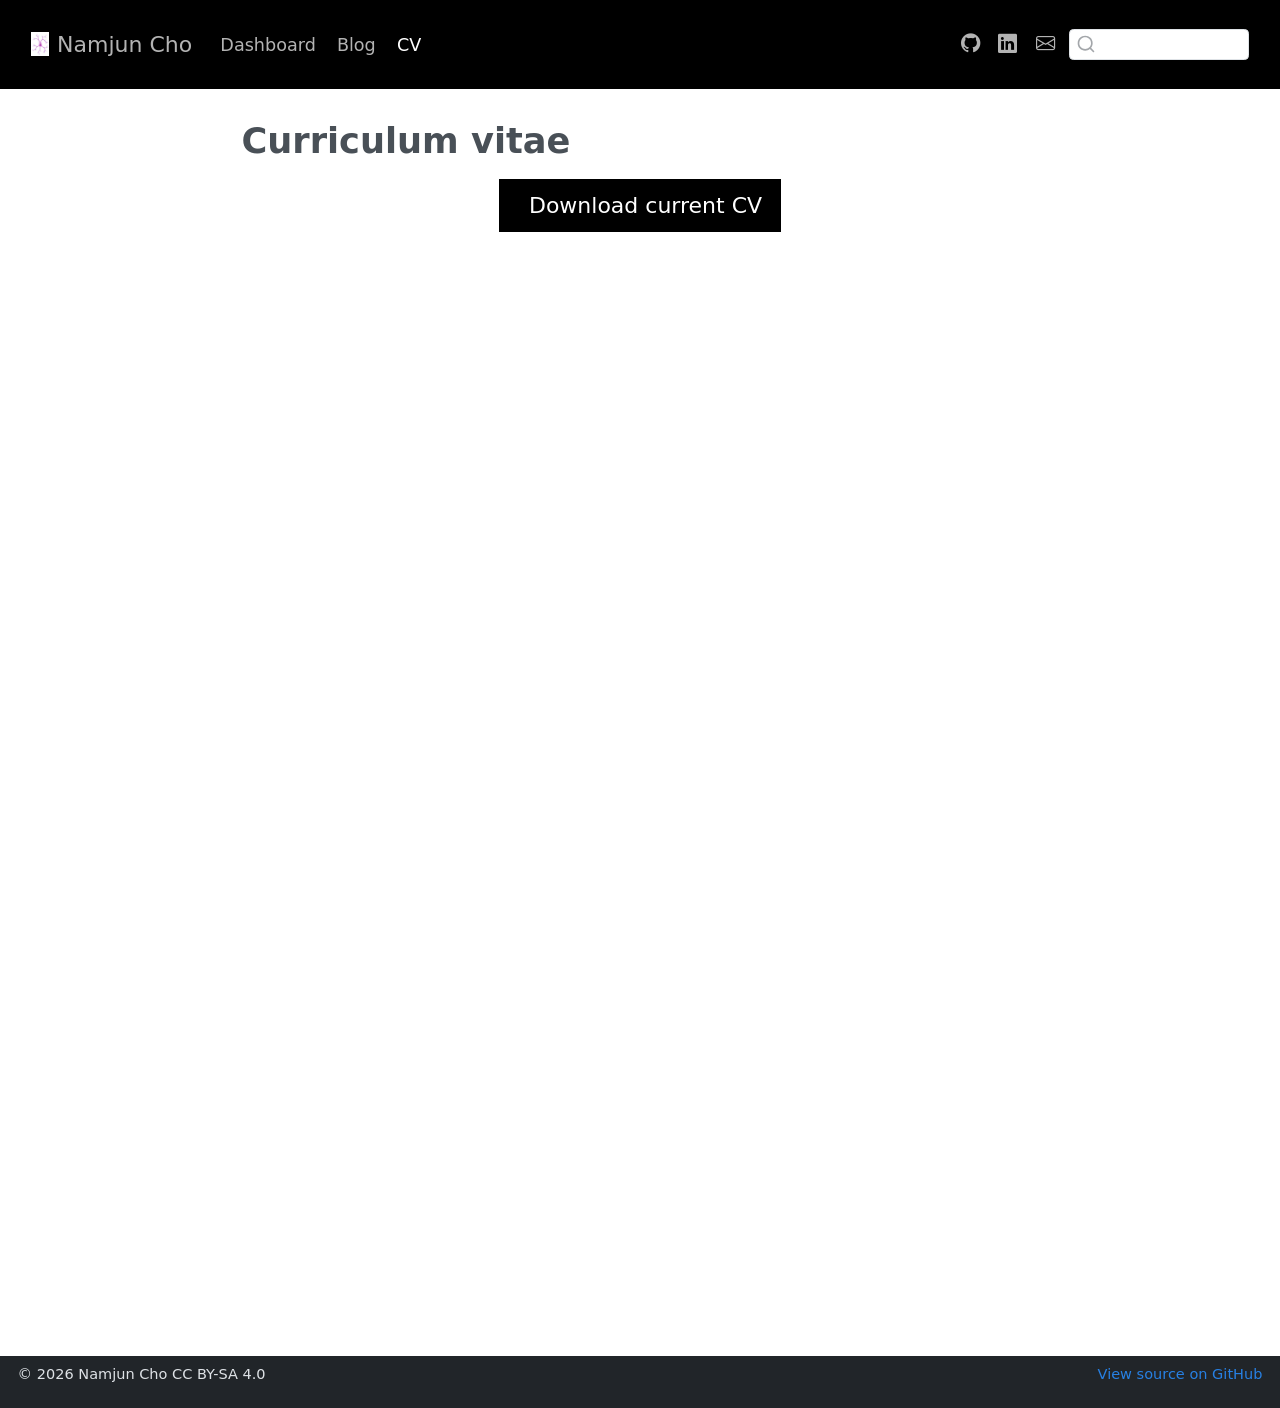
<file: docs/cv/index.html>
<!DOCTYPE html>
<html xmlns="http://www.w3.org/1999/xhtml" lang="en" xml:lang="en"><head>
<meta http-equiv="Content-Type" content="text/html; charset=UTF-8">
<meta charset="utf-8">
<meta name="generator" content="quarto-1.10.18">
<meta name="viewport" content="width=device-width, initial-scale=1.0, user-scalable=yes">
<title>Curriculum vitae – Namjun Cho</title>
<style>
/* Default styles provided by pandoc.
** See https://pandoc.org/MANUAL.html#variables-for-html for config info.
*/
span.smallcaps{font-variant: small-caps;}
div.columns{display: flex; gap: 1.5em;}
div.column{flex: auto;}
@media screen {
div.columns{gap: min(4vw, 1.5em);}
div.column{overflow-x: auto;}
}
div.hanging-indent{margin-left: 1.5em; text-indent: -1.5em;}
ul.task-list{list-style: none;}
ul.task-list li input[type="checkbox"] {
  width: 0.8em;
  margin: 0 0.8em 0.2em -1em; /* quarto-specific, see https://github.com/quarto-dev/quarto-cli/issues/4556 */ 
  vertical-align: middle;
}
</style>

<script src="../site_libs/quarto-nav/quarto-nav.js"></script>
<script src="../site_libs/clipboard/clipboard.min.js"></script>
<script src="../site_libs/quarto-search/autocomplete.umd.js"></script>
<script src="../site_libs/quarto-search/fuse.min.js"></script>
<script src="../site_libs/quarto-search/quarto-search.js"></script>
<meta name="quarto:offset" content="../">
<link href="../img/fav-icon.png" rel="icon" type="image/png">
<script src="../site_libs/quarto-html/quarto.js" type="module"></script>
<script src="../site_libs/quarto-html/tabsets/tabsets.js" type="module"></script>
<script src="../site_libs/quarto-html/popper.min.js"></script>
<script src="../site_libs/quarto-html/tippy.umd.min.js"></script>
<script src="../site_libs/quarto-html/anchor.min.js"></script>
<link href="../site_libs/quarto-html/tippy.css" rel="stylesheet">
<link href="../site_libs/quarto-html/quarto-syntax-highlighting-64a204ab8560d761af7679ceaba22944.css" rel="stylesheet" id="quarto-text-highlighting-styles">
<script src="../site_libs/bootstrap/bootstrap.min.js"></script>
<link href="../site_libs/bootstrap/bootstrap-icons.css" rel="stylesheet">
<link href="../site_libs/bootstrap/bootstrap-e8e04fa37db173a803006faa680a0a0f.min.css" rel="stylesheet" append-hash="true" id="quarto-bootstrap" data-mode="light"><script id="quarto-search-options" type="application/json">{
  "location": "navbar",
  "copy-button": false,
  "collapse-after": 3,
  "panel-placement": "end",
  "type": "textbox",
  "limit": 50,
  "keyboard-shortcut": [
    "f",
    "/",
    "s"
  ],
  "language": {
    "search-no-results-text": "No results",
    "search-matching-documents-text": "matching documents",
    "search-copy-link-title": "Copy link to search",
    "search-hide-matches-text": "Hide additional matches",
    "search-more-match-text": "more match in this document",
    "search-more-matches-text": "more matches in this document",
    "search-clear-button-title": "Clear",
    "search-text-placeholder": "",
    "search-detached-cancel-button-title": "Cancel",
    "search-submit-button-title": "Submit",
    "search-label": "Search"
  }
}</script>
</head>
<body class="nav-fixed fullcontent quarto-light">

<div id="quarto-search-results"></div>
  <header id="quarto-header" class="headroom fixed-top"><nav class="navbar navbar-expand-lg " data-bs-theme="dark"><div class="navbar-container container-fluid">
      <div class="navbar-brand-container mx-auto">
    <a href="../index.html" class="navbar-brand navbar-brand-logo">
    <img src="../img/fav-icon.png" alt="" class="navbar-logo light-content"><img src="../img/fav-icon.png" alt="" class="navbar-logo dark-content"></a>
    <a class="navbar-brand" href="../index.html">
    <span class="navbar-title">Namjun Cho</span>
    </a>
  </div>
            <div id="quarto-search" class="" title="Search"></div>
          <button class="navbar-toggler" type="button" data-bs-toggle="collapse" data-bs-target="#navbarCollapse" aria-controls="navbarCollapse" role="menu" aria-expanded="false" aria-label="Toggle navigation" onclick="if (window.quartoToggleHeadroom) { window.quartoToggleHeadroom(); }">
  <span class="navbar-toggler-icon"></span>
</button>
          <div class="collapse navbar-collapse" id="navbarCollapse">
            <ul class="navbar-nav navbar-nav-scroll me-auto">
<li class="nav-item">
    <a class="nav-link" href="../dashboard-main/dashboard.html"> 
<span class="menu-text">Dashboard</span></a>
  </li>  
  <li class="nav-item">
    <a class="nav-link" href="../blog/index.html"> 
<span class="menu-text">Blog</span></a>
  </li>  
  <li class="nav-item">
    <a class="nav-link active" href="../cv/index.html" aria-current="page"> 
<span class="menu-text">CV</span></a>
  </li>  
</ul>
<ul class="navbar-nav navbar-nav-scroll ms-auto">
<li class="nav-item compact">
    <a class="nav-link" href="https://github.com/namjuncho/"> <i class="bi bi-github" role="img">
</i> 
<span class="menu-text"></span></a>
  </li>  
  <li class="nav-item compact">
    <a class="nav-link" href="https://www.linkedin.com/in/namjun-cho"> <i class="bi bi-linkedin" role="img">
</i> 
<span class="menu-text"></span></a>
  </li>  
  <li class="nav-item compact">
    <a class="nav-link" href="mailto:namjuncho00@gmail.com"> <i class="bi bi-envelope" role="img" aria-label="email">
</i> 
<span class="menu-text"></span></a>
  </li>  
</ul>
</div> <!-- /navcollapse -->
            <div class="quarto-navbar-tools">
</div>
      </div> <!-- /container-fluid -->
    </nav></header><!-- content --><div id="quarto-content" class="quarto-container page-columns page-rows-contents page-layout-article page-navbar">
<!-- sidebar -->
<!-- margin-sidebar -->
    
<!-- main -->
<main class="content" id="quarto-document-content"><header id="title-block-header" class="quarto-title-block default"><div class="quarto-title">
<h1 class="title">Curriculum vitae</h1>
</div>



<div class="quarto-title-meta">

    
  
    
  </div>
  


</header><div class="cell">
<style type="text/css">
.embed-container {
    position: relative;
    padding-bottom: 129%;
    height: 0;
    overflow: hidden;
    max-width: 100%;
}
.embed-container iframe,
.embed-container object,
.embed-container embed {
    position: absolute;
    top: 0;
    left: 0;
    width: 100%;
    height: 100%;
}
</style>
</div>
<p class="text-center">
  <a class="btn btn-primary btn-lg cv-download" href="NamjunChoResume.pdf" target="_blank">
    <i class="fa-solid fa-file-arrow-down"></i> Download current CV
  </a>
</p>
<div class="embed-container">
  <iframe src="NamjunChoResume.pdf#toolbar=0" style="border: 0.5px;width: 100%;"></iframe>
</div>



</main><!-- /main --><script id="quarto-html-after-body" type="application/javascript">
  window.document.addEventListener("DOMContentLoaded", function (event) {
    const icon = "";
    const anchorJS = new window.AnchorJS();
    anchorJS.options = {
      placement: 'right',
      icon: icon
    };
    anchorJS.add('.anchored');
    const isCodeAnnotation = (el) => {
      for (const clz of el.classList) {
        if (clz.startsWith('code-annotation-')) {                     
          return true;
        }
      }
      return false;
    }
    const onCopySuccess = function(e) {
      // button target
      const button = e.trigger;
      // don't keep focus
      button.blur();
      // flash "checked"
      button.classList.add('code-copy-button-checked');
      var currentTitle = button.getAttribute("title");
      button.setAttribute("title", "Copied!");
      let tooltip;
      if (window.bootstrap) {
        button.setAttribute("data-bs-toggle", "tooltip");
        button.setAttribute("data-bs-placement", "left");
        button.setAttribute("data-bs-title", "Copied!");
        tooltip = new bootstrap.Tooltip(button, 
          { trigger: "manual", 
            customClass: "code-copy-button-tooltip",
            offset: [0, -8]});
        tooltip.show();    
      }
      setTimeout(function() {
        if (tooltip) {
          tooltip.hide();
          button.removeAttribute("data-bs-title");
          button.removeAttribute("data-bs-toggle");
          button.removeAttribute("data-bs-placement");
        }
        button.setAttribute("title", currentTitle);
        button.classList.remove('code-copy-button-checked');
      }, 1000);
      // clear code selection
      e.clearSelection();
    }
    const getTextToCopy = function(trigger) {
      const outerScaffold = trigger.parentElement.cloneNode(true);
      const codeEl = outerScaffold.querySelector('code');
      for (const childEl of codeEl.children) {
        if (isCodeAnnotation(childEl)) {
          childEl.remove();
        }
      }
      return codeEl.innerText;
    }
    const clipboard = new window.ClipboardJS('.code-copy-button:not([data-in-quarto-modal])', {
      text: getTextToCopy
    });
    clipboard.on('success', onCopySuccess);
    if (window.document.getElementById('quarto-embedded-source-code-modal')) {
      const clipboardModal = new window.ClipboardJS('.code-copy-button[data-in-quarto-modal]', {
        text: getTextToCopy,
        container: window.document.getElementById('quarto-embedded-source-code-modal')
      });
      clipboardModal.on('success', onCopySuccess);
    }
      var localhostRegex = new RegExp(/^(?:http|https):\/\/localhost\:?[0-9]*\//);
      var mailtoRegex = new RegExp(/^mailto:/);
        var filterRegex = new RegExp('/' + window.location.host + '/');
      var isInternal = (href) => {
          return filterRegex.test(href) || localhostRegex.test(href) || mailtoRegex.test(href);
      }
      // Inspect non-navigation links and adorn them if external
     var links = window.document.querySelectorAll('a[href]:not(.nav-link):not(.navbar-brand):not(.toc-action):not(.sidebar-link):not(.sidebar-item-toggle):not(.pagination-link):not(.no-external):not([aria-hidden]):not(.dropdown-item):not(.quarto-navigation-tool):not(.about-link)');
      for (var i=0; i<links.length; i++) {
        const link = links[i];
        if (!isInternal(link.href)) {
          // undo the damage that might have been done by quarto-nav.js in the case of
          // links that we want to consider external
          if (link.dataset.originalHref !== undefined) {
            link.href = link.dataset.originalHref;
          }
        }
      }
    function tippyHover(el, contentFn, onTriggerFn, onUntriggerFn) {
      const config = {
        allowHTML: true,
        maxWidth: 500,
        delay: 100,
        arrow: false,
        appendTo: function(el) {
            return el.parentElement;
        },
        interactive: true,
        interactiveBorder: 10,
        theme: 'quarto',
        placement: 'bottom-start',
      };
      if (contentFn) {
        config.content = contentFn;
      }
      if (onTriggerFn) {
        config.onTrigger = onTriggerFn;
      }
      if (onUntriggerFn) {
        config.onUntrigger = onUntriggerFn;
      }
      window.tippy(el, config); 
    }
    const noterefs = window.document.querySelectorAll('a[role="doc-noteref"]');
    for (var i=0; i<noterefs.length; i++) {
      const ref = noterefs[i];
      tippyHover(ref, function() {
        // use id or data attribute instead here
        let href = ref.getAttribute('data-footnote-href') || ref.getAttribute('href');
        try { href = new URL(href).hash; } catch {}
        const id = href.replace(/^#\/?/, "");
        const note = window.document.getElementById(id);
        if (note) {
          return note.innerHTML;
        } else {
          return "";
        }
      });
    }
    const xrefs = window.document.querySelectorAll('a.quarto-xref');
    const processXRef = (id, note) => {
      // Strip column container classes
      const stripColumnClz = (el) => {
        el.classList.remove("page-full", "page-columns");
        if (el.children) {
          for (const child of el.children) {
            stripColumnClz(child);
          }
        }
      }
      stripColumnClz(note)
      if (id === null || id.startsWith('sec-')) {
        // Special case sections, only their first couple elements
        const container = document.createElement("div");
        if (note.children && note.children.length > 2) {
          container.appendChild(note.children[0].cloneNode(true));
          for (let i = 1; i < note.children.length; i++) {
            const child = note.children[i];
            if (child.tagName === "P" && child.innerText === "") {
              continue;
            } else {
              container.appendChild(child.cloneNode(true));
              break;
            }
          }
          if (window.Quarto?.typesetMath) {
            window.Quarto.typesetMath(container);
          }
          return container.innerHTML
        } else {
          if (window.Quarto?.typesetMath) {
            window.Quarto.typesetMath(note);
          }
          return note.innerHTML;
        }
      } else {
        // Remove any anchor links if they are present
        const anchorLink = note.querySelector('a.anchorjs-link');
        if (anchorLink) {
          anchorLink.remove();
        }
        if (window.Quarto?.typesetMath) {
          window.Quarto.typesetMath(note);
        }
        if (note.classList.contains("callout")) {
          return note.outerHTML;
        } else {
          return note.innerHTML;
        }
      }
    }
    for (var i=0; i<xrefs.length; i++) {
      const xref = xrefs[i];
      tippyHover(xref, undefined, function(instance) {
        instance.disable();
        let url = xref.getAttribute('href');
        let hash = undefined; 
        if (url.startsWith('#')) {
          hash = url;
        } else {
          try { hash = new URL(url).hash; } catch {}
        }
        if (hash) {
          const id = hash.replace(/^#\/?/, "");
          const note = window.document.getElementById(id);
          if (note !== null) {
            try {
              const html = processXRef(id, note.cloneNode(true));
              instance.setContent(html);
            } finally {
              instance.enable();
              instance.show();
            }
          } else {
            // See if we can fetch this
            fetch(url.split('#')[0])
            .then(res => res.text())
            .then(html => {
              const parser = new DOMParser();
              const htmlDoc = parser.parseFromString(html, "text/html");
              const note = htmlDoc.getElementById(id);
              if (note !== null) {
                const html = processXRef(id, note);
                instance.setContent(html);
              } 
            }).finally(() => {
              instance.enable();
              instance.show();
            });
          }
        } else {
          // See if we can fetch a full url (with no hash to target)
          // This is a special case and we should probably do some content thinning / targeting
          fetch(url)
          .then(res => res.text())
          .then(html => {
            const parser = new DOMParser();
            const htmlDoc = parser.parseFromString(html, "text/html");
            const note = htmlDoc.querySelector('main.content');
            if (note !== null) {
              // This should only happen for chapter cross references
              // (since there is no id in the URL)
              // remove the first header
              if (note.children.length > 0 && note.children[0].tagName === "HEADER") {
                note.children[0].remove();
              }
              const html = processXRef(null, note);
              instance.setContent(html);
            } 
          }).finally(() => {
            instance.enable();
            instance.show();
          });
        }
      }, function(instance) {
      });
    }
        let selectedAnnoteEl;
        const selectorForAnnotation = ( cell, annotation) => {
          let cellAttr = 'data-code-cell="' + cell + '"';
          let lineAttr = 'data-code-annotation="' +  annotation + '"';
          const selector = 'span[' + cellAttr + '][' + lineAttr + ']';
          return selector;
        }
        const selectCodeLines = (annoteEl) => {
          const doc = window.document;
          const targetCell = annoteEl.getAttribute("data-target-cell");
          const targetAnnotation = annoteEl.getAttribute("data-target-annotation");
          const annoteSpan = window.document.querySelector(selectorForAnnotation(targetCell, targetAnnotation));
          const lines = annoteSpan.getAttribute("data-code-lines").split(",");
          const lineIds = lines.map((line) => {
            return targetCell + "-" + line;
          })
          let top = null;
          let height = null;
          let parent = null;
          if (lineIds.length > 0) {
              //compute the position of the single el (top and bottom and make a div)
              const el = window.document.getElementById(lineIds[0]);
              top = el.offsetTop;
              height = el.offsetHeight;
              parent = el.parentElement.parentElement;
            if (lineIds.length > 1) {
              const lastEl = window.document.getElementById(lineIds[lineIds.length - 1]);
              const bottom = lastEl.offsetTop + lastEl.offsetHeight;
              height = bottom - top;
            }
            if (top !== null && height !== null && parent !== null) {
              // cook up a div (if necessary) and position it 
              let div = window.document.getElementById("code-annotation-line-highlight");
              if (div === null) {
                div = window.document.createElement("div");
                div.setAttribute("id", "code-annotation-line-highlight");
                div.style.position = 'absolute';
                parent.appendChild(div);
              }
              div.style.top = top - 2 + "px";
              div.style.height = height + 4 + "px";
              div.style.left = 0;
              let gutterDiv = window.document.getElementById("code-annotation-line-highlight-gutter");
              if (gutterDiv === null) {
                gutterDiv = window.document.createElement("div");
                gutterDiv.setAttribute("id", "code-annotation-line-highlight-gutter");
                gutterDiv.style.position = 'absolute';
                const codeCell = window.document.getElementById(targetCell);
                const gutter = codeCell.querySelector('.code-annotation-gutter');
                gutter.appendChild(gutterDiv);
              }
              gutterDiv.style.top = top - 2 + "px";
              gutterDiv.style.height = height + 4 + "px";
            }
            selectedAnnoteEl = annoteEl;
          }
        };
        const unselectCodeLines = () => {
          const elementsIds = ["code-annotation-line-highlight", "code-annotation-line-highlight-gutter"];
          elementsIds.forEach((elId) => {
            const div = window.document.getElementById(elId);
            if (div) {
              div.remove();
            }
          });
          selectedAnnoteEl = undefined;
        };
          // Handle positioning of the toggle
      window.addEventListener(
        "resize",
        throttle(() => {
          elRect = undefined;
          if (selectedAnnoteEl) {
            selectCodeLines(selectedAnnoteEl);
          }
        }, 10)
      );
      function throttle(fn, ms) {
      let throttle = false;
      let timer;
        return (...args) => {
          if(!throttle) { // first call gets through
              fn.apply(this, args);
              throttle = true;
          } else { // all the others get throttled
              if(timer) clearTimeout(timer); // cancel #2
              timer = setTimeout(() => {
                fn.apply(this, args);
                timer = throttle = false;
              }, ms);
          }
        };
      }
        // Attach click handler to the DT
        const annoteDls = window.document.querySelectorAll('dt[data-target-cell]');
        for (const annoteDlNode of annoteDls) {
          annoteDlNode.addEventListener('click', (event) => {
            const clickedEl = event.target;
            if (clickedEl !== selectedAnnoteEl) {
              unselectCodeLines();
              const activeEl = window.document.querySelector('dt[data-target-cell].code-annotation-active');
              if (activeEl) {
                activeEl.classList.remove('code-annotation-active');
              }
              selectCodeLines(clickedEl);
              clickedEl.classList.add('code-annotation-active');
            } else {
              // Unselect the line
              unselectCodeLines();
              clickedEl.classList.remove('code-annotation-active');
            }
          });
        }
    const findCites = (el) => {
      const parentEl = el.parentElement;
      if (parentEl) {
        const cites = parentEl.dataset.cites;
        if (cites) {
          return {
            el,
            cites: cites.split(' ')
          };
        } else {
          return findCites(el.parentElement)
        }
      } else {
        return undefined;
      }
    };
    var bibliorefs = window.document.querySelectorAll('a[role="doc-biblioref"]');
    for (var i=0; i<bibliorefs.length; i++) {
      const ref = bibliorefs[i];
      const citeInfo = findCites(ref);
      if (citeInfo) {
        tippyHover(citeInfo.el, function() {
          var popup = window.document.createElement('div');
          citeInfo.cites.forEach(function(cite) {
            var citeDiv = window.document.createElement('div');
            citeDiv.classList.add('hanging-indent');
            citeDiv.classList.add('csl-entry');
            var biblioDiv = window.document.getElementById('ref-' + cite);
            if (biblioDiv) {
              citeDiv.innerHTML = biblioDiv.innerHTML;
            }
            popup.appendChild(citeDiv);
          });
          return popup.innerHTML;
        });
      }
    }
  });
  </script>
</div> <!-- /content -->
<footer class="footer"><div class="nav-footer">
    <div class="nav-footer-left">
<p><span class="faux-block">© 2026 Namjun Cho CC BY-SA 4.0</span></p>
</div>   
    <div class="nav-footer-center">
      &nbsp;
    </div>
    <div class="nav-footer-right">
<p><span class="faux-block"><a href="https://github.com/marvinschmitt/quarto-website-template/">View source on GitHub</a></span></p>
</div>
  </div>
</footer>


</body></html>
</file>
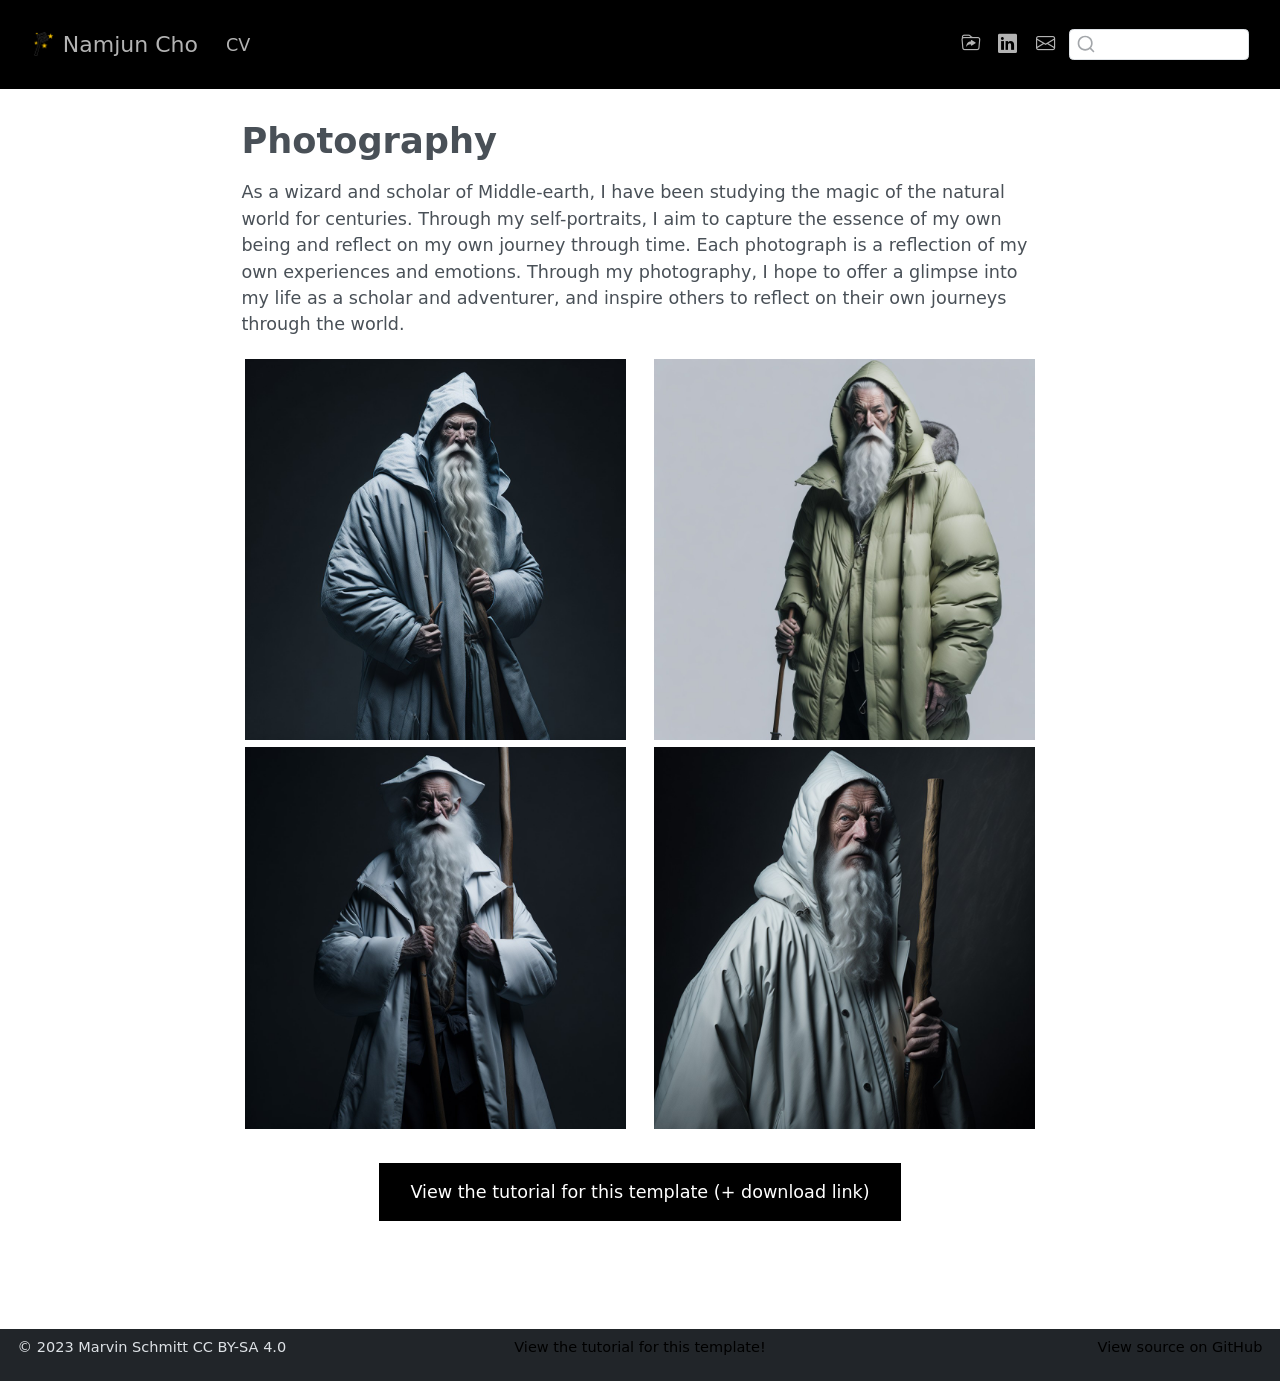
<file: docs/photography/index.html>
<!DOCTYPE html>
<html xmlns="http://www.w3.org/1999/xhtml" lang="en" xml:lang="en"><head>

<meta charset="utf-8">
<meta name="generator" content="quarto-1.10.18">

<meta name="viewport" content="width=device-width, initial-scale=1.0, user-scalable=yes">


<title>Photography – Namjun Cho</title>
<style>
/* Default styles provided by pandoc.
** See https://pandoc.org/MANUAL.html#variables-for-html for config info.
*/
span.smallcaps{font-variant: small-caps;}
div.columns{display: flex; gap: 1.5em;}
div.column{flex: auto;}
@media screen {
div.columns{gap: min(4vw, 1.5em);}
div.column{overflow-x: auto;}
}
div.hanging-indent{margin-left: 1.5em; text-indent: -1.5em;}
ul.task-list{list-style: none;}
ul.task-list li input[type="checkbox"] {
  width: 0.8em;
  margin: 0 0.8em 0.2em -1em; /* quarto-specific, see https://github.com/quarto-dev/quarto-cli/issues/4556 */ 
  vertical-align: middle;
}
</style>


<script src="../site_libs/quarto-nav/quarto-nav.js"></script>
<script src="../site_libs/clipboard/clipboard.min.js"></script>
<script src="../site_libs/quarto-search/autocomplete.umd.js"></script>
<script src="../site_libs/quarto-search/fuse.min.js"></script>
<script src="../site_libs/quarto-search/quarto-search.js"></script>
<meta name="quarto:offset" content="../">
<link href="../img/fav-icon.jpg" rel="icon" type="image/jpeg">
<script src="../site_libs/quarto-html/quarto.js" type="module"></script>
<script src="../site_libs/quarto-html/tabsets/tabsets.js" type="module"></script>
<script src="../site_libs/quarto-html/popper.min.js"></script>
<script src="../site_libs/quarto-html/tippy.umd.min.js"></script>
<script src="../site_libs/quarto-html/anchor.min.js"></script>
<link href="../site_libs/quarto-html/tippy.css" rel="stylesheet">
<link href="../site_libs/quarto-html/quarto-syntax-highlighting-64a204ab8560d761af7679ceaba22944.css" rel="stylesheet" id="quarto-text-highlighting-styles">
<script src="../site_libs/bootstrap/bootstrap.min.js"></script>
<link href="../site_libs/bootstrap/bootstrap-icons.css" rel="stylesheet">
<link href="../site_libs/bootstrap/bootstrap-7a6c352622d5b62b65100274dc72e23b.min.css" rel="stylesheet" append-hash="true" id="quarto-bootstrap" data-mode="light">
<script id="quarto-search-options" type="application/json">{
  "location": "navbar",
  "copy-button": false,
  "collapse-after": 3,
  "panel-placement": "end",
  "type": "textbox",
  "limit": 50,
  "keyboard-shortcut": [
    "f",
    "/",
    "s"
  ],
  "language": {
    "search-no-results-text": "No results",
    "search-matching-documents-text": "matching documents",
    "search-copy-link-title": "Copy link to search",
    "search-hide-matches-text": "Hide additional matches",
    "search-more-match-text": "more match in this document",
    "search-more-matches-text": "more matches in this document",
    "search-clear-button-title": "Clear",
    "search-text-placeholder": "",
    "search-detached-cancel-button-title": "Cancel",
    "search-submit-button-title": "Submit",
    "search-label": "Search"
  }
}</script>


</head>

<body class="nav-fixed fullcontent quarto-light">

<div id="quarto-search-results"></div>
  <header id="quarto-header" class="headroom fixed-top">
    <nav class="navbar navbar-expand-lg " data-bs-theme="dark">
      <div class="navbar-container container-fluid">
      <div class="navbar-brand-container mx-auto">
    <a href="../index.html" class="navbar-brand navbar-brand-logo">
    <img src="../img/logo.png" alt="" class="navbar-logo light-content">
    <img src="../img/logo.png" alt="" class="navbar-logo dark-content">
    </a>
    <a class="navbar-brand" href="../index.html">
    <span class="navbar-title">Namjun Cho</span>
    </a>
  </div>
            <div id="quarto-search" class="" title="Search"></div>
          <button class="navbar-toggler" type="button" data-bs-toggle="collapse" data-bs-target="#navbarCollapse" aria-controls="navbarCollapse" role="menu" aria-expanded="false" aria-label="Toggle navigation" onclick="if (window.quartoToggleHeadroom) { window.quartoToggleHeadroom(); }">
  <span class="navbar-toggler-icon"></span>
</button>
          <div class="collapse navbar-collapse" id="navbarCollapse">
            <ul class="navbar-nav navbar-nav-scroll me-auto">
  <li class="nav-item">
    <a class="nav-link" href="../cv/index.html"> 
<span class="menu-text">CV</span></a>
  </li>  
</ul>
            <ul class="navbar-nav navbar-nav-scroll ms-auto">
  <li class="nav-item compact">
    <a class="nav-link" href="https://www.marvinschmitt.com/blog/website-tutorial-quarto/"> <i class="bi bi-folder-symlink" role="img">
</i> 
<span class="menu-text"></span></a>
  </li>  
  <li class="nav-item compact">
    <a class="nav-link" href="https://www.linkedin.com/in/namjun-cho"> <i class="bi bi-linkedin" role="img">
</i> 
<span class="menu-text"></span></a>
  </li>  
  <li class="nav-item compact">
    <a class="nav-link" href="mailto:namjuncho00@gmail.com"> <i class="bi bi-envelope" role="img" aria-label="email">
</i> 
<span class="menu-text"></span></a>
  </li>  
</ul>
          </div> <!-- /navcollapse -->
            <div class="quarto-navbar-tools">
</div>
      </div> <!-- /container-fluid -->
    </nav>
</header>
<!-- content -->
<div id="quarto-content" class="quarto-container page-columns page-rows-contents page-layout-article page-navbar">
<!-- sidebar -->
<!-- margin-sidebar -->
    
<!-- main -->
<main class="content" id="quarto-document-content">

<header id="title-block-header" class="quarto-title-block default">
<div class="quarto-title">
<h1 class="title">Photography</h1>
</div>



<div class="quarto-title-meta">

    
  
    
  </div>
  


</header>


<p>As a wizard and scholar of Middle-earth, I have been studying the magic of the natural world for centuries. Through my self-portraits, I aim to capture the essence of my own being and reflect on my own journey through time. Each photograph is a reflection of my own experiences and emotions. Through my photography, I hope to offer a glimpse into my life as a scholar and adventurer, and inspire others to reflect on their own journeys through the world.</p>
<div class="quarto-layout-panel" data-layout-ncol="2">
<div class="quarto-layout-row">
<div class="quarto-layout-cell" style="flex-basis: 50.0%;justify-content: center;">
<p><img src="gandalf_image_1.jpg" class="img-fluid"></p>
</div>
<div class="quarto-layout-cell" style="flex-basis: 50.0%;justify-content: center;">
<p><img src="gandalf_image_2.jpg" class="img-fluid"></p>
</div>
</div>
<div class="quarto-layout-row">
<div class="quarto-layout-cell" style="flex-basis: 50.0%;justify-content: center;">
<p><img src="gandalf_image_3.jpg" class="img-fluid"></p>
</div>
<div class="quarto-layout-cell" style="flex-basis: 50.0%;justify-content: center;">
<p><img src="gandalf_image_4.jpg" class="img-fluid"></p>
</div>
</div>
</div>
<div style="margin: 30px; text-align: center;">
<a class="btn btn-primary" href="https://www.marvinschmitt.com/blog/website-tutorial-quarto/" role="button" target="_blank" style="padding: 15px 30px;">View the tutorial for this template (+ download link)</a>
</div>



</main> <!-- /main -->
<script id="quarto-html-after-body" type="application/javascript">
  window.document.addEventListener("DOMContentLoaded", function (event) {
    const icon = "";
    const anchorJS = new window.AnchorJS();
    anchorJS.options = {
      placement: 'right',
      icon: icon
    };
    anchorJS.add('.anchored');
    const isCodeAnnotation = (el) => {
      for (const clz of el.classList) {
        if (clz.startsWith('code-annotation-')) {                     
          return true;
        }
      }
      return false;
    }
    const onCopySuccess = function(e) {
      // button target
      const button = e.trigger;
      // don't keep focus
      button.blur();
      // flash "checked"
      button.classList.add('code-copy-button-checked');
      var currentTitle = button.getAttribute("title");
      button.setAttribute("title", "Copied!");
      let tooltip;
      if (window.bootstrap) {
        button.setAttribute("data-bs-toggle", "tooltip");
        button.setAttribute("data-bs-placement", "left");
        button.setAttribute("data-bs-title", "Copied!");
        tooltip = new bootstrap.Tooltip(button, 
          { trigger: "manual", 
            customClass: "code-copy-button-tooltip",
            offset: [0, -8]});
        tooltip.show();    
      }
      setTimeout(function() {
        if (tooltip) {
          tooltip.hide();
          button.removeAttribute("data-bs-title");
          button.removeAttribute("data-bs-toggle");
          button.removeAttribute("data-bs-placement");
        }
        button.setAttribute("title", currentTitle);
        button.classList.remove('code-copy-button-checked');
      }, 1000);
      // clear code selection
      e.clearSelection();
    }
    const getTextToCopy = function(trigger) {
      const outerScaffold = trigger.parentElement.cloneNode(true);
      const codeEl = outerScaffold.querySelector('code');
      for (const childEl of codeEl.children) {
        if (isCodeAnnotation(childEl)) {
          childEl.remove();
        }
      }
      return codeEl.innerText;
    }
    const clipboard = new window.ClipboardJS('.code-copy-button:not([data-in-quarto-modal])', {
      text: getTextToCopy
    });
    clipboard.on('success', onCopySuccess);
    if (window.document.getElementById('quarto-embedded-source-code-modal')) {
      const clipboardModal = new window.ClipboardJS('.code-copy-button[data-in-quarto-modal]', {
        text: getTextToCopy,
        container: window.document.getElementById('quarto-embedded-source-code-modal')
      });
      clipboardModal.on('success', onCopySuccess);
    }
      var localhostRegex = new RegExp(/^(?:http|https):\/\/localhost\:?[0-9]*\//);
      var mailtoRegex = new RegExp(/^mailto:/);
        var filterRegex = new RegExp('/' + window.location.host + '/');
      var isInternal = (href) => {
          return filterRegex.test(href) || localhostRegex.test(href) || mailtoRegex.test(href);
      }
      // Inspect non-navigation links and adorn them if external
     var links = window.document.querySelectorAll('a[href]:not(.nav-link):not(.navbar-brand):not(.toc-action):not(.sidebar-link):not(.sidebar-item-toggle):not(.pagination-link):not(.no-external):not([aria-hidden]):not(.dropdown-item):not(.quarto-navigation-tool):not(.about-link)');
      for (var i=0; i<links.length; i++) {
        const link = links[i];
        if (!isInternal(link.href)) {
          // undo the damage that might have been done by quarto-nav.js in the case of
          // links that we want to consider external
          if (link.dataset.originalHref !== undefined) {
            link.href = link.dataset.originalHref;
          }
        }
      }
    function tippyHover(el, contentFn, onTriggerFn, onUntriggerFn) {
      const config = {
        allowHTML: true,
        maxWidth: 500,
        delay: 100,
        arrow: false,
        appendTo: function(el) {
            return el.parentElement;
        },
        interactive: true,
        interactiveBorder: 10,
        theme: 'quarto',
        placement: 'bottom-start',
      };
      if (contentFn) {
        config.content = contentFn;
      }
      if (onTriggerFn) {
        config.onTrigger = onTriggerFn;
      }
      if (onUntriggerFn) {
        config.onUntrigger = onUntriggerFn;
      }
      window.tippy(el, config); 
    }
    const noterefs = window.document.querySelectorAll('a[role="doc-noteref"]');
    for (var i=0; i<noterefs.length; i++) {
      const ref = noterefs[i];
      tippyHover(ref, function() {
        // use id or data attribute instead here
        let href = ref.getAttribute('data-footnote-href') || ref.getAttribute('href');
        try { href = new URL(href).hash; } catch {}
        const id = href.replace(/^#\/?/, "");
        const note = window.document.getElementById(id);
        if (note) {
          return note.innerHTML;
        } else {
          return "";
        }
      });
    }
    const xrefs = window.document.querySelectorAll('a.quarto-xref');
    const processXRef = (id, note) => {
      // Strip column container classes
      const stripColumnClz = (el) => {
        el.classList.remove("page-full", "page-columns");
        if (el.children) {
          for (const child of el.children) {
            stripColumnClz(child);
          }
        }
      }
      stripColumnClz(note)
      if (id === null || id.startsWith('sec-')) {
        // Special case sections, only their first couple elements
        const container = document.createElement("div");
        if (note.children && note.children.length > 2) {
          container.appendChild(note.children[0].cloneNode(true));
          for (let i = 1; i < note.children.length; i++) {
            const child = note.children[i];
            if (child.tagName === "P" && child.innerText === "") {
              continue;
            } else {
              container.appendChild(child.cloneNode(true));
              break;
            }
          }
          if (window.Quarto?.typesetMath) {
            window.Quarto.typesetMath(container);
          }
          return container.innerHTML
        } else {
          if (window.Quarto?.typesetMath) {
            window.Quarto.typesetMath(note);
          }
          return note.innerHTML;
        }
      } else {
        // Remove any anchor links if they are present
        const anchorLink = note.querySelector('a.anchorjs-link');
        if (anchorLink) {
          anchorLink.remove();
        }
        if (window.Quarto?.typesetMath) {
          window.Quarto.typesetMath(note);
        }
        if (note.classList.contains("callout")) {
          return note.outerHTML;
        } else {
          return note.innerHTML;
        }
      }
    }
    for (var i=0; i<xrefs.length; i++) {
      const xref = xrefs[i];
      tippyHover(xref, undefined, function(instance) {
        instance.disable();
        let url = xref.getAttribute('href');
        let hash = undefined; 
        if (url.startsWith('#')) {
          hash = url;
        } else {
          try { hash = new URL(url).hash; } catch {}
        }
        if (hash) {
          const id = hash.replace(/^#\/?/, "");
          const note = window.document.getElementById(id);
          if (note !== null) {
            try {
              const html = processXRef(id, note.cloneNode(true));
              instance.setContent(html);
            } finally {
              instance.enable();
              instance.show();
            }
          } else {
            // See if we can fetch this
            fetch(url.split('#')[0])
            .then(res => res.text())
            .then(html => {
              const parser = new DOMParser();
              const htmlDoc = parser.parseFromString(html, "text/html");
              const note = htmlDoc.getElementById(id);
              if (note !== null) {
                const html = processXRef(id, note);
                instance.setContent(html);
              } 
            }).finally(() => {
              instance.enable();
              instance.show();
            });
          }
        } else {
          // See if we can fetch a full url (with no hash to target)
          // This is a special case and we should probably do some content thinning / targeting
          fetch(url)
          .then(res => res.text())
          .then(html => {
            const parser = new DOMParser();
            const htmlDoc = parser.parseFromString(html, "text/html");
            const note = htmlDoc.querySelector('main.content');
            if (note !== null) {
              // This should only happen for chapter cross references
              // (since there is no id in the URL)
              // remove the first header
              if (note.children.length > 0 && note.children[0].tagName === "HEADER") {
                note.children[0].remove();
              }
              const html = processXRef(null, note);
              instance.setContent(html);
            } 
          }).finally(() => {
            instance.enable();
            instance.show();
          });
        }
      }, function(instance) {
      });
    }
        let selectedAnnoteEl;
        const selectorForAnnotation = ( cell, annotation) => {
          let cellAttr = 'data-code-cell="' + cell + '"';
          let lineAttr = 'data-code-annotation="' +  annotation + '"';
          const selector = 'span[' + cellAttr + '][' + lineAttr + ']';
          return selector;
        }
        const selectCodeLines = (annoteEl) => {
          const doc = window.document;
          const targetCell = annoteEl.getAttribute("data-target-cell");
          const targetAnnotation = annoteEl.getAttribute("data-target-annotation");
          const annoteSpan = window.document.querySelector(selectorForAnnotation(targetCell, targetAnnotation));
          const lines = annoteSpan.getAttribute("data-code-lines").split(",");
          const lineIds = lines.map((line) => {
            return targetCell + "-" + line;
          })
          let top = null;
          let height = null;
          let parent = null;
          if (lineIds.length > 0) {
              //compute the position of the single el (top and bottom and make a div)
              const el = window.document.getElementById(lineIds[0]);
              top = el.offsetTop;
              height = el.offsetHeight;
              parent = el.parentElement.parentElement;
            if (lineIds.length > 1) {
              const lastEl = window.document.getElementById(lineIds[lineIds.length - 1]);
              const bottom = lastEl.offsetTop + lastEl.offsetHeight;
              height = bottom - top;
            }
            if (top !== null && height !== null && parent !== null) {
              // cook up a div (if necessary) and position it 
              let div = window.document.getElementById("code-annotation-line-highlight");
              if (div === null) {
                div = window.document.createElement("div");
                div.setAttribute("id", "code-annotation-line-highlight");
                div.style.position = 'absolute';
                parent.appendChild(div);
              }
              div.style.top = top - 2 + "px";
              div.style.height = height + 4 + "px";
              div.style.left = 0;
              let gutterDiv = window.document.getElementById("code-annotation-line-highlight-gutter");
              if (gutterDiv === null) {
                gutterDiv = window.document.createElement("div");
                gutterDiv.setAttribute("id", "code-annotation-line-highlight-gutter");
                gutterDiv.style.position = 'absolute';
                const codeCell = window.document.getElementById(targetCell);
                const gutter = codeCell.querySelector('.code-annotation-gutter');
                gutter.appendChild(gutterDiv);
              }
              gutterDiv.style.top = top - 2 + "px";
              gutterDiv.style.height = height + 4 + "px";
            }
            selectedAnnoteEl = annoteEl;
          }
        };
        const unselectCodeLines = () => {
          const elementsIds = ["code-annotation-line-highlight", "code-annotation-line-highlight-gutter"];
          elementsIds.forEach((elId) => {
            const div = window.document.getElementById(elId);
            if (div) {
              div.remove();
            }
          });
          selectedAnnoteEl = undefined;
        };
          // Handle positioning of the toggle
      window.addEventListener(
        "resize",
        throttle(() => {
          elRect = undefined;
          if (selectedAnnoteEl) {
            selectCodeLines(selectedAnnoteEl);
          }
        }, 10)
      );
      function throttle(fn, ms) {
      let throttle = false;
      let timer;
        return (...args) => {
          if(!throttle) { // first call gets through
              fn.apply(this, args);
              throttle = true;
          } else { // all the others get throttled
              if(timer) clearTimeout(timer); // cancel #2
              timer = setTimeout(() => {
                fn.apply(this, args);
                timer = throttle = false;
              }, ms);
          }
        };
      }
        // Attach click handler to the DT
        const annoteDls = window.document.querySelectorAll('dt[data-target-cell]');
        for (const annoteDlNode of annoteDls) {
          annoteDlNode.addEventListener('click', (event) => {
            const clickedEl = event.target;
            if (clickedEl !== selectedAnnoteEl) {
              unselectCodeLines();
              const activeEl = window.document.querySelector('dt[data-target-cell].code-annotation-active');
              if (activeEl) {
                activeEl.classList.remove('code-annotation-active');
              }
              selectCodeLines(clickedEl);
              clickedEl.classList.add('code-annotation-active');
            } else {
              // Unselect the line
              unselectCodeLines();
              clickedEl.classList.remove('code-annotation-active');
            }
          });
        }
    const findCites = (el) => {
      const parentEl = el.parentElement;
      if (parentEl) {
        const cites = parentEl.dataset.cites;
        if (cites) {
          return {
            el,
            cites: cites.split(' ')
          };
        } else {
          return findCites(el.parentElement)
        }
      } else {
        return undefined;
      }
    };
    var bibliorefs = window.document.querySelectorAll('a[role="doc-biblioref"]');
    for (var i=0; i<bibliorefs.length; i++) {
      const ref = bibliorefs[i];
      const citeInfo = findCites(ref);
      if (citeInfo) {
        tippyHover(citeInfo.el, function() {
          var popup = window.document.createElement('div');
          citeInfo.cites.forEach(function(cite) {
            var citeDiv = window.document.createElement('div');
            citeDiv.classList.add('hanging-indent');
            citeDiv.classList.add('csl-entry');
            var biblioDiv = window.document.getElementById('ref-' + cite);
            if (biblioDiv) {
              citeDiv.innerHTML = biblioDiv.innerHTML;
            }
            popup.appendChild(citeDiv);
          });
          return popup.innerHTML;
        });
      }
    }
  });
  </script>
</div> <!-- /content -->
<footer class="footer">
  <div class="nav-footer">
    <div class="nav-footer-left">
<p><span class="faux-block">© 2023 Marvin Schmitt CC BY-SA 4.0</span></p>
</div>   
    <div class="nav-footer-center">
<p><span class="faux-block"><a href="https://www.marvinschmitt.com/blog/website-tutorial-quarto/">View the tutorial for this template!</a></span></p>
</div>
    <div class="nav-footer-right">
<p><span class="faux-block"><a href="https://github.com/marvinschmitt/quarto-website-template/">View source on GitHub</a></span></p>
</div>
  </div>
</footer>




</body></html>
</file>
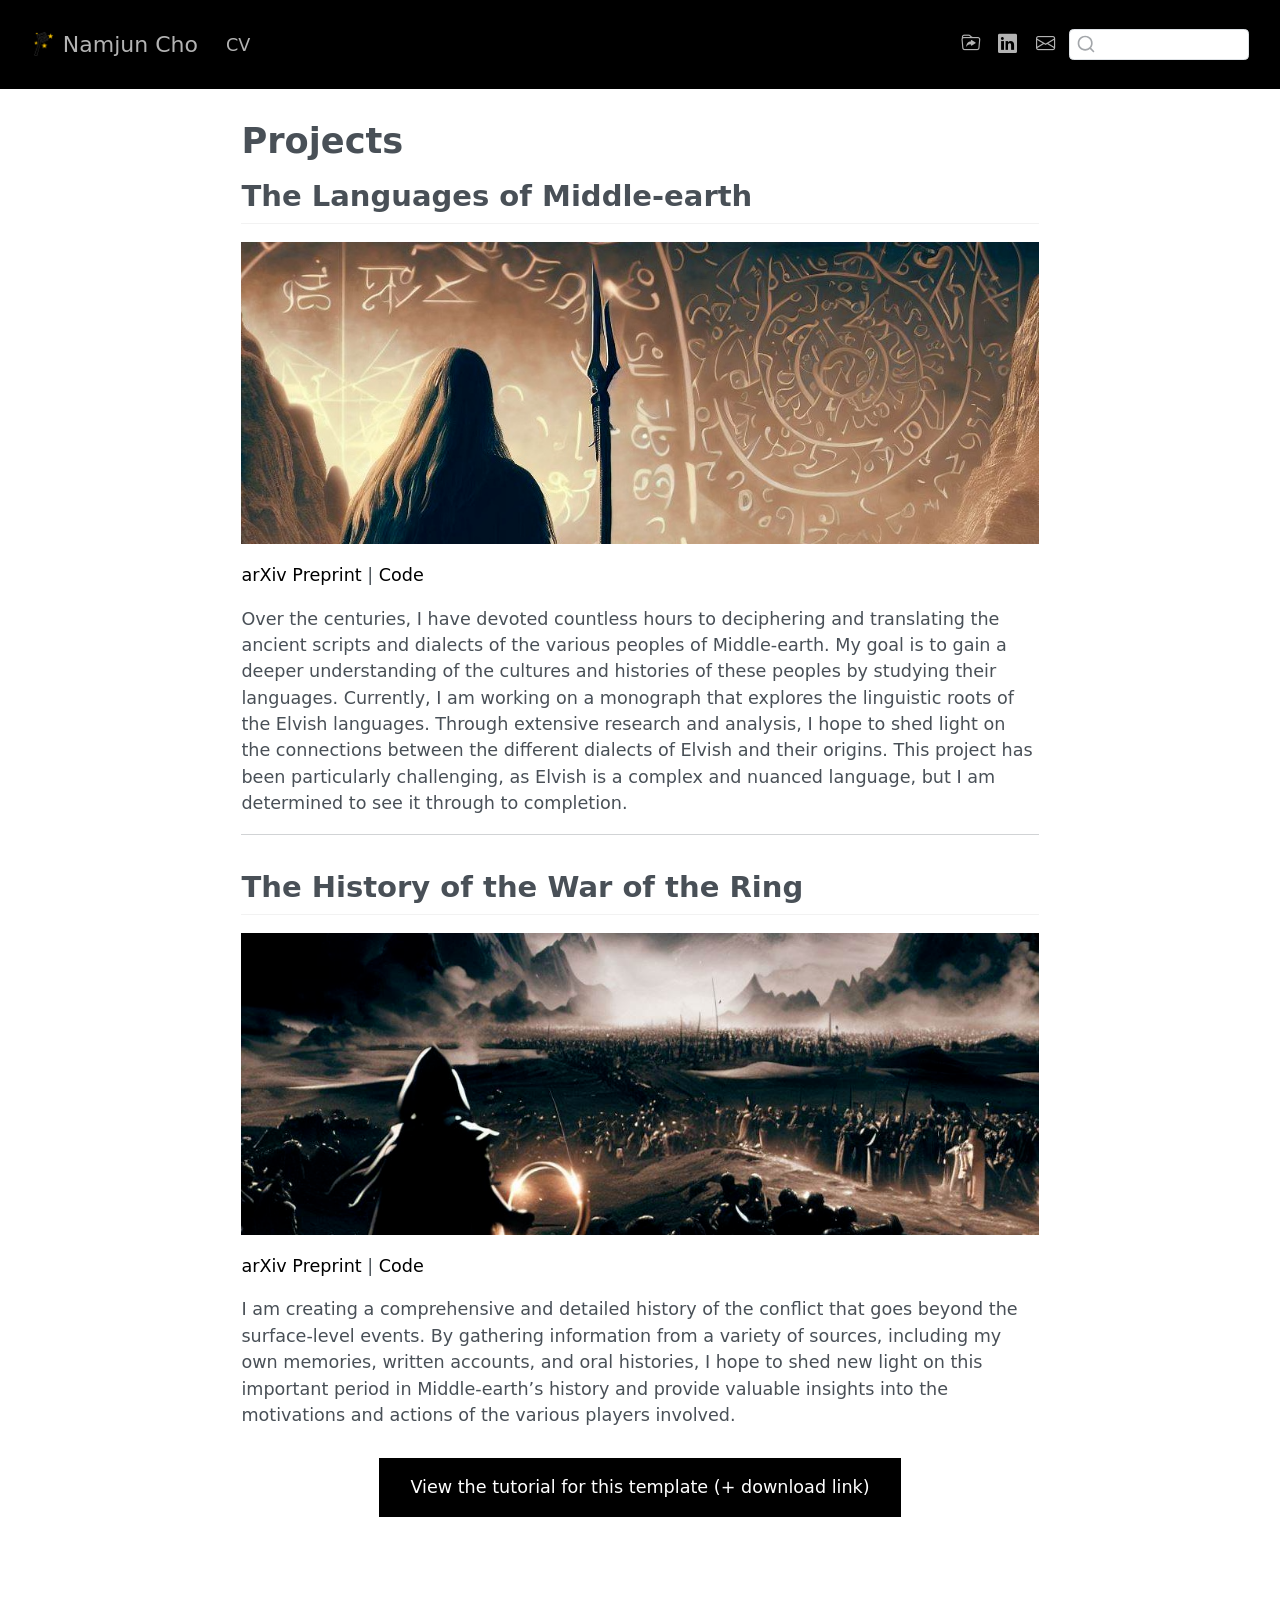
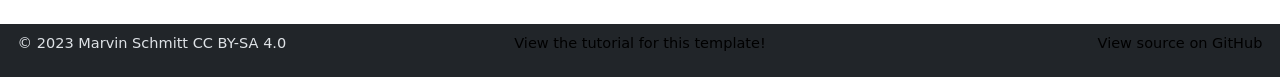
<file: docs/projects/index.html>
<!DOCTYPE html>
<html xmlns="http://www.w3.org/1999/xhtml" lang="en" xml:lang="en"><head>

<meta charset="utf-8">
<meta name="generator" content="quarto-1.10.18">

<meta name="viewport" content="width=device-width, initial-scale=1.0, user-scalable=yes">


<title>Projects – Namjun Cho</title>
<style>
/* Default styles provided by pandoc.
** See https://pandoc.org/MANUAL.html#variables-for-html for config info.
*/
span.smallcaps{font-variant: small-caps;}
div.columns{display: flex; gap: 1.5em;}
div.column{flex: auto;}
@media screen {
div.columns{gap: min(4vw, 1.5em);}
div.column{overflow-x: auto;}
}
div.hanging-indent{margin-left: 1.5em; text-indent: -1.5em;}
ul.task-list{list-style: none;}
ul.task-list li input[type="checkbox"] {
  width: 0.8em;
  margin: 0 0.8em 0.2em -1em; /* quarto-specific, see https://github.com/quarto-dev/quarto-cli/issues/4556 */ 
  vertical-align: middle;
}
</style>


<script src="../site_libs/quarto-nav/quarto-nav.js"></script>
<script src="../site_libs/clipboard/clipboard.min.js"></script>
<script src="../site_libs/quarto-search/autocomplete.umd.js"></script>
<script src="../site_libs/quarto-search/fuse.min.js"></script>
<script src="../site_libs/quarto-search/quarto-search.js"></script>
<meta name="quarto:offset" content="../">
<link href="../img/fav-icon.jpg" rel="icon" type="image/jpeg">
<script src="../site_libs/quarto-html/quarto.js" type="module"></script>
<script src="../site_libs/quarto-html/tabsets/tabsets.js" type="module"></script>
<script src="../site_libs/quarto-html/popper.min.js"></script>
<script src="../site_libs/quarto-html/tippy.umd.min.js"></script>
<script src="../site_libs/quarto-html/anchor.min.js"></script>
<link href="../site_libs/quarto-html/tippy.css" rel="stylesheet">
<link href="../site_libs/quarto-html/quarto-syntax-highlighting-64a204ab8560d761af7679ceaba22944.css" rel="stylesheet" id="quarto-text-highlighting-styles">
<script src="../site_libs/bootstrap/bootstrap.min.js"></script>
<link href="../site_libs/bootstrap/bootstrap-icons.css" rel="stylesheet">
<link href="../site_libs/bootstrap/bootstrap-7a6c352622d5b62b65100274dc72e23b.min.css" rel="stylesheet" append-hash="true" id="quarto-bootstrap" data-mode="light">
<script id="quarto-search-options" type="application/json">{
  "location": "navbar",
  "copy-button": false,
  "collapse-after": 3,
  "panel-placement": "end",
  "type": "textbox",
  "limit": 50,
  "keyboard-shortcut": [
    "f",
    "/",
    "s"
  ],
  "language": {
    "search-no-results-text": "No results",
    "search-matching-documents-text": "matching documents",
    "search-copy-link-title": "Copy link to search",
    "search-hide-matches-text": "Hide additional matches",
    "search-more-match-text": "more match in this document",
    "search-more-matches-text": "more matches in this document",
    "search-clear-button-title": "Clear",
    "search-text-placeholder": "",
    "search-detached-cancel-button-title": "Cancel",
    "search-submit-button-title": "Submit",
    "search-label": "Search"
  }
}</script>


</head>

<body class="nav-fixed fullcontent quarto-light">

<div id="quarto-search-results"></div>
  <header id="quarto-header" class="headroom fixed-top">
    <nav class="navbar navbar-expand-lg " data-bs-theme="dark">
      <div class="navbar-container container-fluid">
      <div class="navbar-brand-container mx-auto">
    <a href="../index.html" class="navbar-brand navbar-brand-logo">
    <img src="../img/logo.png" alt="" class="navbar-logo light-content">
    <img src="../img/logo.png" alt="" class="navbar-logo dark-content">
    </a>
    <a class="navbar-brand" href="../index.html">
    <span class="navbar-title">Namjun Cho</span>
    </a>
  </div>
            <div id="quarto-search" class="" title="Search"></div>
          <button class="navbar-toggler" type="button" data-bs-toggle="collapse" data-bs-target="#navbarCollapse" aria-controls="navbarCollapse" role="menu" aria-expanded="false" aria-label="Toggle navigation" onclick="if (window.quartoToggleHeadroom) { window.quartoToggleHeadroom(); }">
  <span class="navbar-toggler-icon"></span>
</button>
          <div class="collapse navbar-collapse" id="navbarCollapse">
            <ul class="navbar-nav navbar-nav-scroll me-auto">
  <li class="nav-item">
    <a class="nav-link" href="../cv/index.html"> 
<span class="menu-text">CV</span></a>
  </li>  
</ul>
            <ul class="navbar-nav navbar-nav-scroll ms-auto">
  <li class="nav-item compact">
    <a class="nav-link" href="https://www.marvinschmitt.com/blog/website-tutorial-quarto/"> <i class="bi bi-folder-symlink" role="img">
</i> 
<span class="menu-text"></span></a>
  </li>  
  <li class="nav-item compact">
    <a class="nav-link" href="https://www.linkedin.com/in/namjun-cho"> <i class="bi bi-linkedin" role="img">
</i> 
<span class="menu-text"></span></a>
  </li>  
  <li class="nav-item compact">
    <a class="nav-link" href="mailto:namjuncho00@gmail.com"> <i class="bi bi-envelope" role="img" aria-label="email">
</i> 
<span class="menu-text"></span></a>
  </li>  
</ul>
          </div> <!-- /navcollapse -->
            <div class="quarto-navbar-tools">
</div>
      </div> <!-- /container-fluid -->
    </nav>
</header>
<!-- content -->
<div id="quarto-content" class="quarto-container page-columns page-rows-contents page-layout-article page-navbar">
<!-- sidebar -->
<!-- margin-sidebar -->
    
<!-- main -->
<main class="content" id="quarto-document-content">

<header id="title-block-header" class="quarto-title-block default">
<div class="quarto-title">
<h1 class="title">Projects</h1>
</div>



<div class="quarto-title-meta">

    
  
    
  </div>
  


</header>


<section id="the-languages-of-middle-earth" class="level2">
<h2 class="anchored" data-anchor-id="the-languages-of-middle-earth">The Languages of Middle-earth</h2>
<p><img src="project_1_banner.png" style="height: 100%; width: 100%; object-fit: contain" onclick="window.open('https://arxiv.org/abs/2210.07278', 'blank');"></p>
<p><a href="https://arxiv.org/abs/2210.07278" target="_blank">arXiv Preprint</a> | <a href="https://github.com/marvinschmitt/MetaUncertaintyPaper" target="_blank">Code</a><br></p>
<p>Over the centuries, I have devoted countless hours to deciphering and translating the ancient scripts and dialects of the various peoples of Middle-earth. My goal is to gain a deeper understanding of the cultures and histories of these peoples by studying their languages. Currently, I am working on a monograph that explores the linguistic roots of the Elvish languages. Through extensive research and analysis, I hope to shed light on the connections between the different dialects of Elvish and their origins. This project has been particularly challenging, as Elvish is a complex and nuanced language, but I am determined to see it through to completion.</p>
<hr>
</section>
<section id="the-history-of-the-war-of-the-ring" class="level2">
<h2 class="anchored" data-anchor-id="the-history-of-the-war-of-the-ring">The History of the War of the Ring</h2>
<p><img src="project_2_banner.png" style="height: 100%; width: 100%; object-fit: contain" onclick="window.open('https://arxiv.org/abs/2112.08866', 'blank');"></p>
<p><a href="https://arxiv.org/abs/2112.08866" target="_blank">arXiv Preprint</a> | <a href="https://github.com/marvinschmitt/ModelMisspecificationBF" target="_blank">Code</a><br></p>
<p>I am creating a comprehensive and detailed history of the conflict that goes beyond the surface-level events. By gathering information from a variety of sources, including my own memories, written accounts, and oral histories, I hope to shed new light on this important period in Middle-earth’s history and provide valuable insights into the motivations and actions of the various players involved.</p>
<div style="margin: 30px; text-align: center;">
<a class="btn btn-primary" href="https://www.marvinschmitt.com/blog/website-tutorial-quarto/" role="button" target="_blank" style="padding: 15px 30px;">View the tutorial for this template (+ download link)</a>
</div>


</section>

</main> <!-- /main -->
<script id="quarto-html-after-body" type="application/javascript">
  window.document.addEventListener("DOMContentLoaded", function (event) {
    const icon = "";
    const anchorJS = new window.AnchorJS();
    anchorJS.options = {
      placement: 'right',
      icon: icon
    };
    anchorJS.add('.anchored');
    const isCodeAnnotation = (el) => {
      for (const clz of el.classList) {
        if (clz.startsWith('code-annotation-')) {                     
          return true;
        }
      }
      return false;
    }
    const onCopySuccess = function(e) {
      // button target
      const button = e.trigger;
      // don't keep focus
      button.blur();
      // flash "checked"
      button.classList.add('code-copy-button-checked');
      var currentTitle = button.getAttribute("title");
      button.setAttribute("title", "Copied!");
      let tooltip;
      if (window.bootstrap) {
        button.setAttribute("data-bs-toggle", "tooltip");
        button.setAttribute("data-bs-placement", "left");
        button.setAttribute("data-bs-title", "Copied!");
        tooltip = new bootstrap.Tooltip(button, 
          { trigger: "manual", 
            customClass: "code-copy-button-tooltip",
            offset: [0, -8]});
        tooltip.show();    
      }
      setTimeout(function() {
        if (tooltip) {
          tooltip.hide();
          button.removeAttribute("data-bs-title");
          button.removeAttribute("data-bs-toggle");
          button.removeAttribute("data-bs-placement");
        }
        button.setAttribute("title", currentTitle);
        button.classList.remove('code-copy-button-checked');
      }, 1000);
      // clear code selection
      e.clearSelection();
    }
    const getTextToCopy = function(trigger) {
      const outerScaffold = trigger.parentElement.cloneNode(true);
      const codeEl = outerScaffold.querySelector('code');
      for (const childEl of codeEl.children) {
        if (isCodeAnnotation(childEl)) {
          childEl.remove();
        }
      }
      return codeEl.innerText;
    }
    const clipboard = new window.ClipboardJS('.code-copy-button:not([data-in-quarto-modal])', {
      text: getTextToCopy
    });
    clipboard.on('success', onCopySuccess);
    if (window.document.getElementById('quarto-embedded-source-code-modal')) {
      const clipboardModal = new window.ClipboardJS('.code-copy-button[data-in-quarto-modal]', {
        text: getTextToCopy,
        container: window.document.getElementById('quarto-embedded-source-code-modal')
      });
      clipboardModal.on('success', onCopySuccess);
    }
      var localhostRegex = new RegExp(/^(?:http|https):\/\/localhost\:?[0-9]*\//);
      var mailtoRegex = new RegExp(/^mailto:/);
        var filterRegex = new RegExp('/' + window.location.host + '/');
      var isInternal = (href) => {
          return filterRegex.test(href) || localhostRegex.test(href) || mailtoRegex.test(href);
      }
      // Inspect non-navigation links and adorn them if external
     var links = window.document.querySelectorAll('a[href]:not(.nav-link):not(.navbar-brand):not(.toc-action):not(.sidebar-link):not(.sidebar-item-toggle):not(.pagination-link):not(.no-external):not([aria-hidden]):not(.dropdown-item):not(.quarto-navigation-tool):not(.about-link)');
      for (var i=0; i<links.length; i++) {
        const link = links[i];
        if (!isInternal(link.href)) {
          // undo the damage that might have been done by quarto-nav.js in the case of
          // links that we want to consider external
          if (link.dataset.originalHref !== undefined) {
            link.href = link.dataset.originalHref;
          }
        }
      }
    function tippyHover(el, contentFn, onTriggerFn, onUntriggerFn) {
      const config = {
        allowHTML: true,
        maxWidth: 500,
        delay: 100,
        arrow: false,
        appendTo: function(el) {
            return el.parentElement;
        },
        interactive: true,
        interactiveBorder: 10,
        theme: 'quarto',
        placement: 'bottom-start',
      };
      if (contentFn) {
        config.content = contentFn;
      }
      if (onTriggerFn) {
        config.onTrigger = onTriggerFn;
      }
      if (onUntriggerFn) {
        config.onUntrigger = onUntriggerFn;
      }
      window.tippy(el, config); 
    }
    const noterefs = window.document.querySelectorAll('a[role="doc-noteref"]');
    for (var i=0; i<noterefs.length; i++) {
      const ref = noterefs[i];
      tippyHover(ref, function() {
        // use id or data attribute instead here
        let href = ref.getAttribute('data-footnote-href') || ref.getAttribute('href');
        try { href = new URL(href).hash; } catch {}
        const id = href.replace(/^#\/?/, "");
        const note = window.document.getElementById(id);
        if (note) {
          return note.innerHTML;
        } else {
          return "";
        }
      });
    }
    const xrefs = window.document.querySelectorAll('a.quarto-xref');
    const processXRef = (id, note) => {
      // Strip column container classes
      const stripColumnClz = (el) => {
        el.classList.remove("page-full", "page-columns");
        if (el.children) {
          for (const child of el.children) {
            stripColumnClz(child);
          }
        }
      }
      stripColumnClz(note)
      if (id === null || id.startsWith('sec-')) {
        // Special case sections, only their first couple elements
        const container = document.createElement("div");
        if (note.children && note.children.length > 2) {
          container.appendChild(note.children[0].cloneNode(true));
          for (let i = 1; i < note.children.length; i++) {
            const child = note.children[i];
            if (child.tagName === "P" && child.innerText === "") {
              continue;
            } else {
              container.appendChild(child.cloneNode(true));
              break;
            }
          }
          if (window.Quarto?.typesetMath) {
            window.Quarto.typesetMath(container);
          }
          return container.innerHTML
        } else {
          if (window.Quarto?.typesetMath) {
            window.Quarto.typesetMath(note);
          }
          return note.innerHTML;
        }
      } else {
        // Remove any anchor links if they are present
        const anchorLink = note.querySelector('a.anchorjs-link');
        if (anchorLink) {
          anchorLink.remove();
        }
        if (window.Quarto?.typesetMath) {
          window.Quarto.typesetMath(note);
        }
        if (note.classList.contains("callout")) {
          return note.outerHTML;
        } else {
          return note.innerHTML;
        }
      }
    }
    for (var i=0; i<xrefs.length; i++) {
      const xref = xrefs[i];
      tippyHover(xref, undefined, function(instance) {
        instance.disable();
        let url = xref.getAttribute('href');
        let hash = undefined; 
        if (url.startsWith('#')) {
          hash = url;
        } else {
          try { hash = new URL(url).hash; } catch {}
        }
        if (hash) {
          const id = hash.replace(/^#\/?/, "");
          const note = window.document.getElementById(id);
          if (note !== null) {
            try {
              const html = processXRef(id, note.cloneNode(true));
              instance.setContent(html);
            } finally {
              instance.enable();
              instance.show();
            }
          } else {
            // See if we can fetch this
            fetch(url.split('#')[0])
            .then(res => res.text())
            .then(html => {
              const parser = new DOMParser();
              const htmlDoc = parser.parseFromString(html, "text/html");
              const note = htmlDoc.getElementById(id);
              if (note !== null) {
                const html = processXRef(id, note);
                instance.setContent(html);
              } 
            }).finally(() => {
              instance.enable();
              instance.show();
            });
          }
        } else {
          // See if we can fetch a full url (with no hash to target)
          // This is a special case and we should probably do some content thinning / targeting
          fetch(url)
          .then(res => res.text())
          .then(html => {
            const parser = new DOMParser();
            const htmlDoc = parser.parseFromString(html, "text/html");
            const note = htmlDoc.querySelector('main.content');
            if (note !== null) {
              // This should only happen for chapter cross references
              // (since there is no id in the URL)
              // remove the first header
              if (note.children.length > 0 && note.children[0].tagName === "HEADER") {
                note.children[0].remove();
              }
              const html = processXRef(null, note);
              instance.setContent(html);
            } 
          }).finally(() => {
            instance.enable();
            instance.show();
          });
        }
      }, function(instance) {
      });
    }
        let selectedAnnoteEl;
        const selectorForAnnotation = ( cell, annotation) => {
          let cellAttr = 'data-code-cell="' + cell + '"';
          let lineAttr = 'data-code-annotation="' +  annotation + '"';
          const selector = 'span[' + cellAttr + '][' + lineAttr + ']';
          return selector;
        }
        const selectCodeLines = (annoteEl) => {
          const doc = window.document;
          const targetCell = annoteEl.getAttribute("data-target-cell");
          const targetAnnotation = annoteEl.getAttribute("data-target-annotation");
          const annoteSpan = window.document.querySelector(selectorForAnnotation(targetCell, targetAnnotation));
          const lines = annoteSpan.getAttribute("data-code-lines").split(",");
          const lineIds = lines.map((line) => {
            return targetCell + "-" + line;
          })
          let top = null;
          let height = null;
          let parent = null;
          if (lineIds.length > 0) {
              //compute the position of the single el (top and bottom and make a div)
              const el = window.document.getElementById(lineIds[0]);
              top = el.offsetTop;
              height = el.offsetHeight;
              parent = el.parentElement.parentElement;
            if (lineIds.length > 1) {
              const lastEl = window.document.getElementById(lineIds[lineIds.length - 1]);
              const bottom = lastEl.offsetTop + lastEl.offsetHeight;
              height = bottom - top;
            }
            if (top !== null && height !== null && parent !== null) {
              // cook up a div (if necessary) and position it 
              let div = window.document.getElementById("code-annotation-line-highlight");
              if (div === null) {
                div = window.document.createElement("div");
                div.setAttribute("id", "code-annotation-line-highlight");
                div.style.position = 'absolute';
                parent.appendChild(div);
              }
              div.style.top = top - 2 + "px";
              div.style.height = height + 4 + "px";
              div.style.left = 0;
              let gutterDiv = window.document.getElementById("code-annotation-line-highlight-gutter");
              if (gutterDiv === null) {
                gutterDiv = window.document.createElement("div");
                gutterDiv.setAttribute("id", "code-annotation-line-highlight-gutter");
                gutterDiv.style.position = 'absolute';
                const codeCell = window.document.getElementById(targetCell);
                const gutter = codeCell.querySelector('.code-annotation-gutter');
                gutter.appendChild(gutterDiv);
              }
              gutterDiv.style.top = top - 2 + "px";
              gutterDiv.style.height = height + 4 + "px";
            }
            selectedAnnoteEl = annoteEl;
          }
        };
        const unselectCodeLines = () => {
          const elementsIds = ["code-annotation-line-highlight", "code-annotation-line-highlight-gutter"];
          elementsIds.forEach((elId) => {
            const div = window.document.getElementById(elId);
            if (div) {
              div.remove();
            }
          });
          selectedAnnoteEl = undefined;
        };
          // Handle positioning of the toggle
      window.addEventListener(
        "resize",
        throttle(() => {
          elRect = undefined;
          if (selectedAnnoteEl) {
            selectCodeLines(selectedAnnoteEl);
          }
        }, 10)
      );
      function throttle(fn, ms) {
      let throttle = false;
      let timer;
        return (...args) => {
          if(!throttle) { // first call gets through
              fn.apply(this, args);
              throttle = true;
          } else { // all the others get throttled
              if(timer) clearTimeout(timer); // cancel #2
              timer = setTimeout(() => {
                fn.apply(this, args);
                timer = throttle = false;
              }, ms);
          }
        };
      }
        // Attach click handler to the DT
        const annoteDls = window.document.querySelectorAll('dt[data-target-cell]');
        for (const annoteDlNode of annoteDls) {
          annoteDlNode.addEventListener('click', (event) => {
            const clickedEl = event.target;
            if (clickedEl !== selectedAnnoteEl) {
              unselectCodeLines();
              const activeEl = window.document.querySelector('dt[data-target-cell].code-annotation-active');
              if (activeEl) {
                activeEl.classList.remove('code-annotation-active');
              }
              selectCodeLines(clickedEl);
              clickedEl.classList.add('code-annotation-active');
            } else {
              // Unselect the line
              unselectCodeLines();
              clickedEl.classList.remove('code-annotation-active');
            }
          });
        }
    const findCites = (el) => {
      const parentEl = el.parentElement;
      if (parentEl) {
        const cites = parentEl.dataset.cites;
        if (cites) {
          return {
            el,
            cites: cites.split(' ')
          };
        } else {
          return findCites(el.parentElement)
        }
      } else {
        return undefined;
      }
    };
    var bibliorefs = window.document.querySelectorAll('a[role="doc-biblioref"]');
    for (var i=0; i<bibliorefs.length; i++) {
      const ref = bibliorefs[i];
      const citeInfo = findCites(ref);
      if (citeInfo) {
        tippyHover(citeInfo.el, function() {
          var popup = window.document.createElement('div');
          citeInfo.cites.forEach(function(cite) {
            var citeDiv = window.document.createElement('div');
            citeDiv.classList.add('hanging-indent');
            citeDiv.classList.add('csl-entry');
            var biblioDiv = window.document.getElementById('ref-' + cite);
            if (biblioDiv) {
              citeDiv.innerHTML = biblioDiv.innerHTML;
            }
            popup.appendChild(citeDiv);
          });
          return popup.innerHTML;
        });
      }
    }
  });
  </script>
</div> <!-- /content -->
<footer class="footer">
  <div class="nav-footer">
    <div class="nav-footer-left">
<p><span class="faux-block">© 2023 Marvin Schmitt CC BY-SA 4.0</span></p>
</div>   
    <div class="nav-footer-center">
<p><span class="faux-block"><a href="https://www.marvinschmitt.com/blog/website-tutorial-quarto/">View the tutorial for this template!</a></span></p>
</div>
    <div class="nav-footer-right">
<p><span class="faux-block"><a href="https://github.com/marvinschmitt/quarto-website-template/">View source on GitHub</a></span></p>
</div>
  </div>
</footer>




</body></html>
</file>
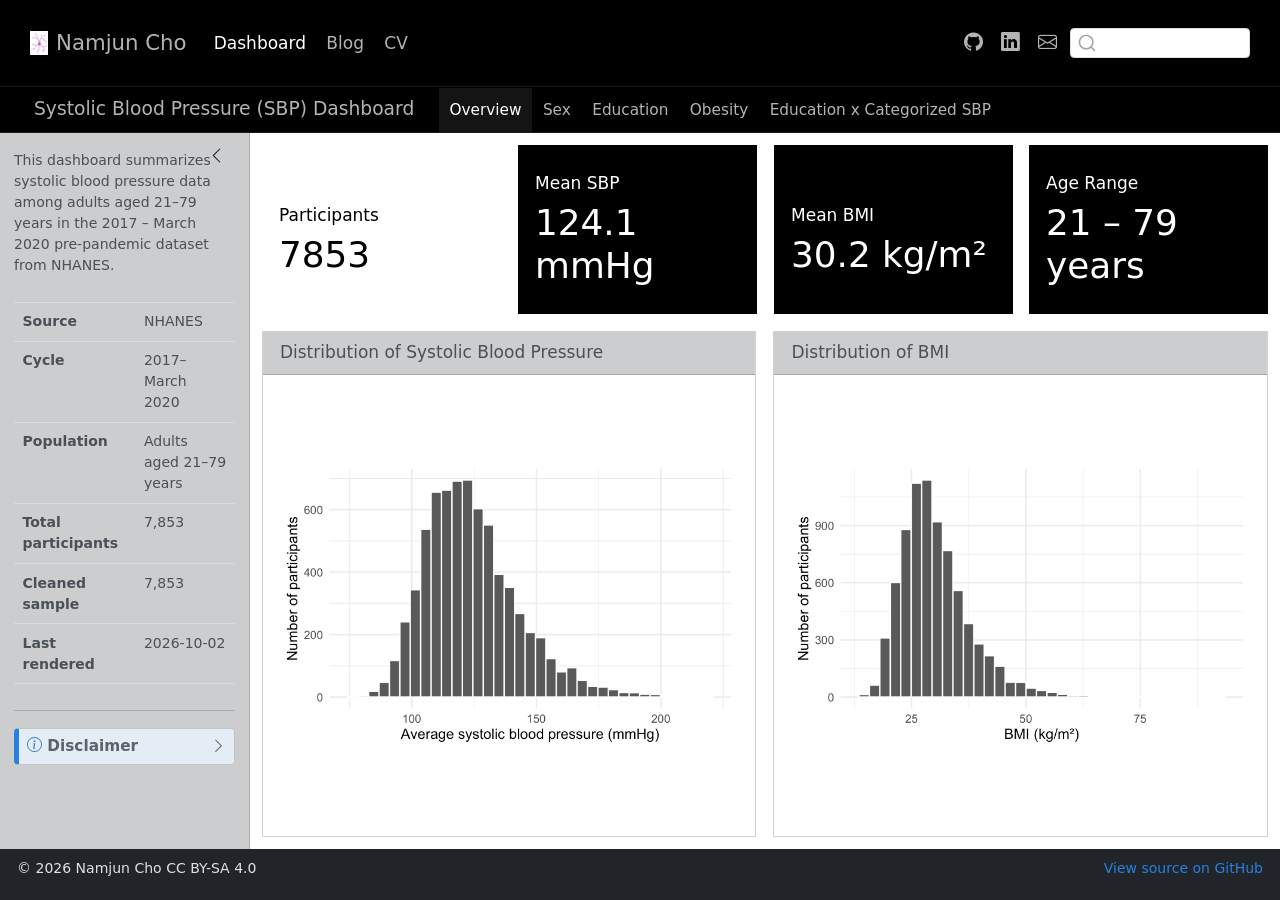
<file: docs/dashboard-main/dashboard.html>
<!DOCTYPE html>
<html xmlns="http://www.w3.org/1999/xhtml" lang="en" xml:lang="en"><head>

<meta charset="utf-8">
<meta name="generator" content="quarto-1.10.18">

<meta name="viewport" content="width=device-width, initial-scale=1.0, user-scalable=yes">


<title>Systolic Blood Pressure (SBP) Dashboard – Namjun Cho</title>
<style>
/* Default styles provided by pandoc.
** See https://pandoc.org/MANUAL.html#variables-for-html for config info.
*/
span.smallcaps{font-variant: small-caps;}
div.columns{display: flex; gap: 1.5em;}
div.column{flex: auto;}
@media screen {
div.columns{gap: min(4vw, 1.5em);}
div.column{overflow-x: auto;}
}
div.hanging-indent{margin-left: 1.5em; text-indent: -1.5em;}
ul.task-list{list-style: none;}
ul.task-list li input[type="checkbox"] {
  width: 0.8em;
  margin: 0 0.8em 0.2em -1em; /* quarto-specific, see https://github.com/quarto-dev/quarto-cli/issues/4556 */ 
  vertical-align: middle;
}
</style>


<script src="../site_libs/quarto-nav/quarto-nav.js"></script>
<script src="../site_libs/clipboard/clipboard.min.js"></script>
<script src="../site_libs/quarto-search/autocomplete.umd.js"></script>
<script src="../site_libs/quarto-search/fuse.min.js"></script>
<script src="../site_libs/quarto-search/quarto-search.js"></script>
<meta name="quarto:offset" content="../">
<link href="../img/fav-icon.png" rel="icon" type="image/png">
<script src="../site_libs/quarto-html/quarto.js" type="module"></script>
<script src="../site_libs/quarto-html/tabsets/tabsets.js" type="module"></script>
<script src="../site_libs/quarto-html/popper.min.js"></script>
<script src="../site_libs/quarto-html/tippy.umd.min.js"></script>
<script src="../site_libs/quarto-html/anchor.min.js"></script>
<link href="../site_libs/quarto-html/tippy.css" rel="stylesheet">
<link href="../site_libs/quarto-html/quarto-syntax-highlighting-64a204ab8560d761af7679ceaba22944.css" rel="stylesheet" class="quarto-color-scheme" id="quarto-text-highlighting-styles">
<link href="../site_libs/quarto-html/quarto-syntax-highlighting-dark-b85bc7c33db8c58e0ec93c3465666fed.css" rel="stylesheet" class="quarto-color-scheme quarto-color-alternate" id="quarto-text-highlighting-styles">
<link href="../site_libs/quarto-html/quarto-syntax-highlighting-64a204ab8560d761af7679ceaba22944.css" rel="stylesheet" class="quarto-color-scheme-extra" id="quarto-text-highlighting-styles">
<script src="../site_libs/bootstrap/bootstrap.min.js"></script>
<link href="../site_libs/bootstrap/bootstrap-icons.css" rel="stylesheet">
<link href="../site_libs/bootstrap/bootstrap-8d71110d5176f8ffd427c618edb59d2b.min.css" rel="stylesheet" append-hash="true" class="quarto-color-scheme" id="quarto-bootstrap" data-mode="light">
<link href="../site_libs/bootstrap/bootstrap-dark-8d71110d5176f8ffd427c618edb59d2b.min.css" rel="stylesheet" append-hash="true" class="quarto-color-scheme quarto-color-alternate" id="quarto-bootstrap" data-mode="light">
<link href="../site_libs/bootstrap/bootstrap-8d71110d5176f8ffd427c618edb59d2b.min.css" rel="stylesheet" append-hash="true" class="quarto-color-scheme-extra" id="quarto-bootstrap" data-mode="light">
<script src="../site_libs/quarto-dashboard/quarto-dashboard.js"></script>
<script src="../site_libs/quarto-dashboard/stickythead.js"></script>



<script src="../site_libs/quarto-dashboard/web-components.js" type="module"></script>
<script src="../site_libs/quarto-dashboard/components.js"></script>

<script id="quarto-search-options" type="application/json">{
  "location": "navbar",
  "copy-button": false,
  "collapse-after": 3,
  "panel-placement": "end",
  "type": "textbox",
  "limit": 50,
  "keyboard-shortcut": [
    "f",
    "/",
    "s"
  ],
  "language": {
    "search-no-results-text": "No results",
    "search-matching-documents-text": "matching documents",
    "search-copy-link-title": "Copy link to search",
    "search-hide-matches-text": "Hide additional matches",
    "search-more-match-text": "more match in this document",
    "search-more-matches-text": "more matches in this document",
    "search-clear-button-title": "Clear",
    "search-text-placeholder": "",
    "search-detached-cancel-button-title": "Cancel",
    "search-submit-button-title": "Submit",
    "search-label": "Search"
  }
}</script>


</head>

<body class="quarto-dashboard nav-fixed dashboard-fill dashboard-sidebar fullcontent quarto-light">


<div id="quarto-search-results"></div>
  <header id="quarto-header" class="headroom fixed-top">
    <nav class="navbar navbar-expand-lg " data-bs-theme="dark">
      <div class="navbar-container container-fluid">
      <div class="navbar-brand-container mx-auto">
    <a href="../index.html" class="navbar-brand navbar-brand-logo">
    <img src="../img/fav-icon.png" alt="" class="navbar-logo light-content">
    <img src="../img/fav-icon.png" alt="" class="navbar-logo dark-content">
    </a>
    <a class="navbar-brand" href="../index.html">
    <span class="navbar-title">Namjun Cho</span>
    </a>
  </div>
            <div id="quarto-search" class="" title="Search"></div>
          <button class="navbar-toggler" type="button" data-bs-toggle="collapse" data-bs-target="#navbarCollapse" aria-controls="navbarCollapse" role="menu" aria-expanded="false" aria-label="Toggle navigation" onclick="if (window.quartoToggleHeadroom) { window.quartoToggleHeadroom(); }">
  <span class="navbar-toggler-icon"></span>
</button>
          <div class="collapse navbar-collapse" id="navbarCollapse">
            <ul class="navbar-nav navbar-nav-scroll me-auto">
  <li class="nav-item">
    <a class="nav-link active" href="../dashboard-main/dashboard.html" aria-current="page"> 
<span class="menu-text">Dashboard</span></a>
  </li>  
  <li class="nav-item">
    <a class="nav-link" href="../blog/index.html"> 
<span class="menu-text">Blog</span></a>
  </li>  
  <li class="nav-item">
    <a class="nav-link" href="../cv/index.html"> 
<span class="menu-text">CV</span></a>
  </li>  
</ul>
            <ul class="navbar-nav navbar-nav-scroll ms-auto">
  <li class="nav-item compact">
    <a class="nav-link" href="https://github.com/namjuncho/"> <i class="bi bi-github" role="img">
</i> 
<span class="menu-text"></span></a>
  </li>  
  <li class="nav-item compact">
    <a class="nav-link" href="https://www.linkedin.com/in/namjun-cho"> <i class="bi bi-linkedin" role="img">
</i> 
<span class="menu-text"></span></a>
  </li>  
  <li class="nav-item compact">
    <a class="nav-link" href="mailto:namjuncho00@gmail.com"> <i class="bi bi-envelope" role="img" aria-label="email">
</i> 
<span class="menu-text"></span></a>
  </li>  
</ul>
          </div> <!-- /navcollapse -->
            <div class="quarto-navbar-tools">
</div>
      </div> <!-- /container-fluid -->
    </nav>
<header id="quarto-dashboard-header">
<nav class="navbar navbar-expand-md slim" data-bs-theme="dark">
  <div class="navbar-container container-fluid">
    <button class="navbar-toggler" type="button" data-bs-toggle="collapse" data-bs-target="#dashboard-collapse" aria-controls="dashboard-collapse" aria-expanded="false" aria-label="Toggle navigation">
      <span class="navbar-toggler-icon"></span>
    </button>    


    <div class="navbar-brand-container">


      <div class="navbar-title">
        <div class="navbar-title-text"><a href="#">Systolic Blood Pressure (SBP) Dashboard</a></div>
        
        
      </div>
    </div>
<div id="dashboard-collapse" class="navbar-collapse collapse"><ul class="navbar-nav navbar-nav-scroll me-auto" role="tablist"><li class="nav-item" role="presentation"><a id="tab-overview" class="nav-link active" data-bs-toggle="tab" role="tab" data-bs-target="#overview" data-scrolling="false" href="#overview" aria-controls="overview" aria-selected="true"><span class="nav-link-text">Overview</span></a></li><li class="nav-item" role="presentation"><a id="tab-sex" class="nav-link" data-bs-toggle="tab" role="tab" data-bs-target="#sex" data-scrolling="false" href="#sex" aria-controls="sex" aria-selected="false"><span class="nav-link-text">Sex</span></a></li><li class="nav-item" role="presentation"><a id="tab-education" class="nav-link" data-bs-toggle="tab" role="tab" data-bs-target="#education" data-scrolling="false" href="#education" aria-controls="education" aria-selected="false"><span class="nav-link-text">Education</span></a></li><li class="nav-item" role="presentation"><a id="tab-obesity" class="nav-link" data-bs-toggle="tab" role="tab" data-bs-target="#obesity" data-scrolling="false" href="#obesity" aria-controls="obesity" aria-selected="false"><span class="nav-link-text">Obesity</span></a></li><li class="nav-item" role="presentation"><a id="tab-education-x-categorized-sbp" class="nav-link" data-bs-toggle="tab" role="tab" data-bs-target="#education-x-categorized-sbp" data-scrolling="false" href="#education-x-categorized-sbp" aria-controls="education-x-categorized-sbp" aria-selected="false"><span class="nav-link-text">Education x Categorized SBP</span></a></li></ul></div></div>
</nav>
</header></header>
<!-- content -->
<div id="quarto-content" class="quarto-container page-layout-custom page-navbar quarto-dashboard-content bslib-gap-spacing html-fill-container bslib-page-fill quarto-dashboard-pages dashboard-sidebar-container">
<!-- sidebar -->
<!-- margin-sidebar -->
<!-- main -->

<!--
____________________________________________________________________________________________
STUDY 1

DATA DEVELOPMENT AND CLEANING
____________________________________________________________________________________________-->
<!--
____________________________________________________________________________________________
DISPLAY
____________________________________________________________________________________________-->
<div class="bslib-sidebar-layout html-fill-item html-fill-container" data-bslib-sidebar-open="desktop" data-bslib-sidebar-init="true" data-bslib-sidebar-border="false" data-bslib-sidebar-border-radius="false"><div class="main html-fill-container html-fill-item"><div class="sidebar-content html-fill-item html-fill-container">
<div class="tab-content bslib-grid html-fill-item html-fill-container" style="display: grid; grid-template-columns: minmax(3em, 1fr);
grid-auto-rows: minmax(0, 1fr);">
<div id="overview" class="dashboard-page tab-pane show active html-fill-item html-fill-container" data-orientation="rows" aria-labelledby="tab-overview">
<div class="html-fill-item html-fill-container bslib-grid" style="display: grid; grid-template-rows: minmax(3em, 25fr) minmax(3em, 75fr); grid-auto-columns: minmax(0, 1fr);">
<div class="html-fill-item html-fill-container bslib-grid" style="display: grid; grid-template-columns: minmax(3em, 1fr) minmax(3em, 1fr) minmax(3em, 1fr) minmax(3em, 1fr);
grid-auto-rows: minmax(0, 1fr);">
<div class="card valuebox cell html-fill-item html-fill-container bslib-card bslib-value-box bg-secondary" data-bslib-card-init="" data-require-bs-caller="card()">
<div class="card-body html-fill-item html-fill-container">
<div class="html-fill-item html-fill-container value-box-grid">
<div class="value-box-area">
<p class="value-box-title">
Participants
</p>
<p class="value-box-value">
7853
</p>
</div>
</div>
</div>
<script data-bslib-card-init="">bslib.Card.initializeAllCards();</script></div><div class="card valuebox cell html-fill-item html-fill-container bslib-card bslib-value-box bg-primary" data-bslib-card-init="" data-require-bs-caller="card()">
<div class="card-body html-fill-item html-fill-container">
<div class="html-fill-item html-fill-container value-box-grid">
<div class="value-box-area">
<p class="value-box-title">
Mean SBP
</p>
<p class="value-box-value">
124.1 mmHg
</p>
</div>
</div>
</div>
<script data-bslib-card-init="">bslib.Card.initializeAllCards();</script></div><div class="card valuebox cell html-fill-item html-fill-container bslib-card bslib-value-box bg-primary" data-bslib-card-init="" data-require-bs-caller="card()">
<div class="card-body html-fill-item html-fill-container">
<div class="html-fill-item html-fill-container value-box-grid">
<div class="value-box-area">
<p class="value-box-title">
Mean BMI
</p>
<p class="value-box-value">
30.2 kg/m²
</p>
</div>
</div>
</div>
<script data-bslib-card-init="">bslib.Card.initializeAllCards();</script></div><div class="card valuebox cell html-fill-item html-fill-container bslib-card bslib-value-box bg-primary" data-bslib-card-init="" data-require-bs-caller="card()">
<div class="card-body html-fill-item html-fill-container">
<div class="html-fill-item html-fill-container value-box-grid">
<div class="value-box-area">
<p class="value-box-title">
Age Range
</p>
<p class="value-box-value">
21 – 79 years
</p>
</div>
</div>
</div>
<script data-bslib-card-init="">bslib.Card.initializeAllCards();</script></div>
</div>
<div class="html-fill-item html-fill-container bslib-grid" style="display: grid; grid-template-columns: minmax(3em, 50fr) minmax(3em, 50fr);
grid-auto-rows: minmax(0, 1fr);">
<div class="html-fill-item html-fill-container bslib-grid" style="display: grid; grid-template-rows: minmax(3em, 1fr); grid-auto-columns: minmax(0, 1fr);">
<div class="card cell html-fill-item html-fill-container bslib-card" data-title="Distribution of Systolic Blood Pressure" data-bslib-card-init="" data-require-bs-caller="card()" data-full-screen="false">
<div class="card-header"><div class="card-title html-fill-item html-fill-container"><span style="display: inline">
Distribution of Systolic Blood Pressure
</span></div></div>
<div class="card-body html-fill-item html-fill-container">
<div class="cell-output-display html-fill-item html-fill-container">
<img src="dashboard_files/figure-html/unnamed-chunk-5-1.png" class="img-fluid quarto-dashboard-img-contain">
</div>
</div>
<bslib-tooltip placement="auto" bsoptions="[]" data-require-bs-version="5" data-require-bs-caller="tooltip()">
    <template>Expand</template>
    <span class="bslib-full-screen-enter badge rounded-pill">
        <svg xmlns="http://www.w3.org/2000/svg" viewbox="0 0 24 24" style="height:1em;width:1em;" aria-hidden="true" role="img"><path d="M20 5C20 4.4 19.6 4 19 4H13C12.4 4 12 3.6 12 3C12 2.4 12.4 2 13 2H21C21.6 2 22 2.4 22 3V11C22 11.6 21.6 12 21 12C20.4 12 20 11.6 20 11V5ZM4 19C4 19.6 4.4 20 5 20H11C11.6 20 12 20.4 12 21C12 21.6 11.6 22 11 22H3C2.4 22 2 21.6 2 21V13C2 12.4 2.4 12 3 12C3.6 12 4 12.4 4 13V19Z"></path></svg>
    </span>
</bslib-tooltip><script data-bslib-card-init="">bslib.Card.initializeAllCards();</script></div>
</div><div class="html-fill-item html-fill-container bslib-grid" style="display: grid; grid-template-rows: minmax(3em, 1fr); grid-auto-columns: minmax(0, 1fr);">
<div class="card cell html-fill-item html-fill-container bslib-card" data-title="Distribution of BMI" data-bslib-card-init="" data-require-bs-caller="card()" data-full-screen="false">
<div class="card-header"><div class="card-title html-fill-item html-fill-container"><span style="display: inline">
Distribution of BMI
</span></div></div>
<div class="card-body html-fill-item html-fill-container">
<div class="cell-output-display html-fill-item html-fill-container">
<img src="dashboard_files/figure-html/unnamed-chunk-6-1.png" class="img-fluid quarto-dashboard-img-contain">
</div>
</div>
<bslib-tooltip placement="auto" bsoptions="[]" data-require-bs-version="5" data-require-bs-caller="tooltip()">
    <template>Expand</template>
    <span class="bslib-full-screen-enter badge rounded-pill">
        <svg xmlns="http://www.w3.org/2000/svg" viewbox="0 0 24 24" style="height:1em;width:1em;" aria-hidden="true" role="img"><path d="M20 5C20 4.4 19.6 4 19 4H13C12.4 4 12 3.6 12 3C12 2.4 12.4 2 13 2H21C21.6 2 22 2.4 22 3V11C22 11.6 21.6 12 21 12C20.4 12 20 11.6 20 11V5ZM4 19C4 19.6 4.4 20 5 20H11C11.6 20 12 20.4 12 21C12 21.6 11.6 22 11 22H3C2.4 22 2 21.6 2 21V13C2 12.4 2.4 12 3 12C3.6 12 4 12.4 4 13V19Z"></path></svg>
    </span>
</bslib-tooltip><script data-bslib-card-init="">bslib.Card.initializeAllCards();</script></div>
<!--
____________________________________________________________________________________________
Analysis B
____________________________________________________________________________________________
-->
</div>
</div>
</div>
</div><div id="sex" class="dashboard-page tab-pane grid-skip html-fill-item html-fill-container" data-orientation="rows" aria-labelledby="tab-sex">
<div class="html-fill-item html-fill-container bslib-grid" style="display: grid; grid-template-rows: minmax(3em, 25fr) minmax(3em, 75fr); grid-auto-columns: minmax(0, 1fr);">
<div class="html-fill-item html-fill-container bslib-grid" style="display: grid; grid-template-columns: minmax(3em, 1fr) minmax(3em, 1fr) minmax(3em, 1fr);
grid-auto-rows: minmax(0, 1fr);">
<div class="card valuebox cell html-fill-item html-fill-container bslib-card bslib-value-box bg-primary" data-bslib-card-init="" data-require-bs-caller="card()">
<div class="card-body html-fill-item html-fill-container">
<div class="html-fill-item html-fill-container value-box-grid">
<div class="value-box-area">
<p class="value-box-title">
Female Mean SBP
</p>
<p class="value-box-value">
121.5 mmHg
</p>
</div>
</div>
</div>
<script data-bslib-card-init="">bslib.Card.initializeAllCards();</script></div><div class="card valuebox cell html-fill-item html-fill-container bslib-card bslib-value-box bg-primary" data-bslib-card-init="" data-require-bs-caller="card()">
<div class="card-body html-fill-item html-fill-container">
<div class="html-fill-item html-fill-container value-box-grid">
<div class="value-box-area">
<p class="value-box-title">
Male Mean SBP
</p>
<p class="value-box-value">
126.8 mmHg
</p>
</div>
</div>
</div>
<script data-bslib-card-init="">bslib.Card.initializeAllCards();</script></div><div class="card valuebox cell html-fill-item html-fill-container bslib-card bslib-value-box bg-primary" data-bslib-card-init="" data-require-bs-caller="card()">
<div class="card-body html-fill-item html-fill-container">
<div class="html-fill-item html-fill-container value-box-grid">
<div class="value-box-area">
<p class="value-box-title">
Mean Difference
</p>
<p class="value-box-value">
-5.3 mmHg
</p>
</div>
</div>
</div>
<script data-bslib-card-init="">bslib.Card.initializeAllCards();</script></div>
</div>
<div class="html-fill-item html-fill-container bslib-grid" style="display: grid; grid-template-columns: minmax(3em, 55fr) minmax(3em, 45fr);
grid-auto-rows: minmax(0, 1fr);">
<div class="html-fill-item html-fill-container bslib-grid" style="display: grid; grid-template-rows: minmax(3em, 1fr); grid-auto-columns: minmax(0, 1fr);">
<div class="card cell html-fill-item html-fill-container bslib-card" data-title="SBP Distribution by Sex" data-bslib-card-init="" data-require-bs-caller="card()" data-full-screen="false">
<div class="card-header"><div class="card-title html-fill-item html-fill-container"><span style="display: inline">
SBP Distribution by Sex
</span></div></div>
<div class="card-body html-fill-item html-fill-container">
<div class="cell-output-display html-fill-item html-fill-container">
<img src="dashboard_files/figure-html/unnamed-chunk-10-1.png" class="img-fluid quarto-dashboard-img-contain">
</div>
</div>
<bslib-tooltip placement="auto" bsoptions="[]" data-require-bs-version="5" data-require-bs-caller="tooltip()">
    <template>Expand</template>
    <span class="bslib-full-screen-enter badge rounded-pill">
        <svg xmlns="http://www.w3.org/2000/svg" viewbox="0 0 24 24" style="height:1em;width:1em;" aria-hidden="true" role="img"><path d="M20 5C20 4.4 19.6 4 19 4H13C12.4 4 12 3.6 12 3C12 2.4 12.4 2 13 2H21C21.6 2 22 2.4 22 3V11C22 11.6 21.6 12 21 12C20.4 12 20 11.6 20 11V5ZM4 19C4 19.6 4.4 20 5 20H11C11.6 20 12 20.4 12 21C12 21.6 11.6 22 11 22H3C2.4 22 2 21.6 2 21V13C2 12.4 2.4 12 3 12C3.6 12 4 12.4 4 13V19Z"></path></svg>
    </span>
</bslib-tooltip><script data-bslib-card-init="">bslib.Card.initializeAllCards();</script></div>
</div><div class="html-fill-item html-fill-container bslib-grid" style="display: grid; grid-template-rows: minmax(3em, 1fr) minmax(3em, 1fr); grid-auto-columns: minmax(0, 1fr);">
<div class="card cell html-fill-item html-fill-container bslib-card" data-title="Sex vs. SBP Summary" data-bslib-card-init="" data-require-bs-caller="card()" data-full-screen="false">
<div class="card-header"><div class="card-title html-fill-item html-fill-container"><span style="display: inline">
Sex vs.&nbsp;SBP Summary
</span></div></div>
<div class="card-body html-fill-item html-fill-container">
<div class="cell-output-display html-fill-item html-fill-container">
<table class="caption-top table table-sm table-striped small">
<thead>
<tr class="header">
<th style="text-align: left;">Sex</th>
<th style="text-align: right;">n</th>
<th style="text-align: right;">Mean</th>
<th style="text-align: right;">SD</th>
<th style="text-align: right;">Median</th>
<th style="text-align: right;">IQR</th>
</tr>
</thead>
<tbody>
<tr class="odd">
<td style="text-align: left;">Female</td>
<td style="text-align: right;">3590</td>
<td style="text-align: right;">121.5</td>
<td style="text-align: right;">20.1</td>
<td style="text-align: right;">118</td>
<td style="text-align: right;">25.7</td>
</tr>
<tr class="even">
<td style="text-align: left;">Male</td>
<td style="text-align: right;">3493</td>
<td style="text-align: right;">126.8</td>
<td style="text-align: right;">17.1</td>
<td style="text-align: right;">124</td>
<td style="text-align: right;">20.0</td>
</tr>
</tbody>
</table>
</div>
</div>
<bslib-tooltip placement="auto" bsoptions="[]" data-require-bs-version="5" data-require-bs-caller="tooltip()">
    <template>Expand</template>
    <span class="bslib-full-screen-enter badge rounded-pill">
        <svg xmlns="http://www.w3.org/2000/svg" viewbox="0 0 24 24" style="height:1em;width:1em;" aria-hidden="true" role="img"><path d="M20 5C20 4.4 19.6 4 19 4H13C12.4 4 12 3.6 12 3C12 2.4 12.4 2 13 2H21C21.6 2 22 2.4 22 3V11C22 11.6 21.6 12 21 12C20.4 12 20 11.6 20 11V5ZM4 19C4 19.6 4.4 20 5 20H11C11.6 20 12 20.4 12 21C12 21.6 11.6 22 11 22H3C2.4 22 2 21.6 2 21V13C2 12.4 2.4 12 3 12C3.6 12 4 12.4 4 13V19Z"></path></svg>
    </span>
</bslib-tooltip><script data-bslib-card-init="">bslib.Card.initializeAllCards();</script></div>
<div class="card cell html-fill-item html-fill-container bslib-card" data-title="Difference" data-bslib-card-init="" data-require-bs-caller="card()" data-full-screen="false">
<div class="card-header"><div class="card-title html-fill-item html-fill-container"><span style="display: inline">
Difference
</span></div></div>
<div class="card-body html-fill-item html-fill-container">
<div class="cell-output-display html-fill-item html-fill-container">
<table class="caption-top table table-sm table-striped small">
<thead>
<tr class="header">
<th style="text-align: right;">Mean difference (Female - Male)</th>
<th style="text-align: right;">90% CI lower</th>
<th style="text-align: right;">90% CI upper</th>
<th style="text-align: left;">p-value</th>
</tr>
</thead>
<tbody>
<tr class="odd">
<td style="text-align: right;">-5.3</td>
<td style="text-align: right;">-6.03</td>
<td style="text-align: right;">-4.58</td>
<td style="text-align: left;">&lt;0.001</td>
</tr>
</tbody>
</table>
</div>
</div>
<bslib-tooltip placement="auto" bsoptions="[]" data-require-bs-version="5" data-require-bs-caller="tooltip()">
    <template>Expand</template>
    <span class="bslib-full-screen-enter badge rounded-pill">
        <svg xmlns="http://www.w3.org/2000/svg" viewbox="0 0 24 24" style="height:1em;width:1em;" aria-hidden="true" role="img"><path d="M20 5C20 4.4 19.6 4 19 4H13C12.4 4 12 3.6 12 3C12 2.4 12.4 2 13 2H21C21.6 2 22 2.4 22 3V11C22 11.6 21.6 12 21 12C20.4 12 20 11.6 20 11V5ZM4 19C4 19.6 4.4 20 5 20H11C11.6 20 12 20.4 12 21C12 21.6 11.6 22 11 22H3C2.4 22 2 21.6 2 21V13C2 12.4 2.4 12 3 12C3.6 12 4 12.4 4 13V19Z"></path></svg>
    </span>
</bslib-tooltip><script data-bslib-card-init="">bslib.Card.initializeAllCards();</script></div>
<!--
____________________________________________________________________________________________
Analysis C
____________________________________________________________________________________________
-->
</div>
</div>
</div>
</div><div id="education" class="dashboard-page tab-pane grid-skip html-fill-item html-fill-container" data-orientation="columns" aria-labelledby="tab-education">
<div class="html-fill-item html-fill-container bslib-grid" style="display: grid; grid-template-columns: minmax(3em, 20fr) minmax(3em, 40fr) minmax(3em, 40fr);
grid-auto-rows: minmax(0, 1fr);">
<div class="html-fill-item html-fill-container bslib-grid" style="display: grid; grid-template-rows: minmax(3em, 1fr) minmax(3em, 1fr) minmax(3em, 1fr) minmax(3em, 1fr); grid-auto-columns: minmax(0, 1fr);">
<div class="card valuebox cell html-fill-item html-fill-container bslib-card bslib-value-box bg-primary" data-bslib-card-init="" data-require-bs-caller="card()">
<div class="card-body html-fill-item html-fill-container">
<div class="html-fill-item html-fill-container value-box-grid">
<div class="value-box-area">
<p class="value-box-title">
Participants
</p>
<p class="value-box-value">
7079
</p>
</div>
</div>
</div>
<script data-bslib-card-init="">bslib.Card.initializeAllCards();</script></div>
<div class="card valuebox cell html-fill-item html-fill-container bslib-card bslib-value-box bg-primary" data-bslib-card-init="" data-require-bs-caller="card()">
<div class="card-body html-fill-item html-fill-container">
<div class="html-fill-item html-fill-container value-box-grid">
<div class="value-box-area">
<p class="value-box-title">
College Grad Mean SBP
</p>
<p class="value-box-value">
121.2 mmHg
</p>
</div>
</div>
</div>
<script data-bslib-card-init="">bslib.Card.initializeAllCards();</script></div>
<div class="card valuebox cell html-fill-item html-fill-container bslib-card bslib-value-box bg-primary" data-bslib-card-init="" data-require-bs-caller="card()">
<div class="card-body html-fill-item html-fill-container">
<div class="html-fill-item html-fill-container value-box-grid">
<div class="value-box-area">
<p class="value-box-title">
Less than HS Mean SBP
</p>
<p class="value-box-value">
128.2 mmHg
</p>
</div>
</div>
</div>
<script data-bslib-card-init="">bslib.Card.initializeAllCards();</script></div>
<div class="card valuebox cell html-fill-item html-fill-container bslib-card bslib-value-box bg-primary" data-bslib-card-init="" data-require-bs-caller="card()">
<div class="card-body html-fill-item html-fill-container">
<div class="html-fill-item html-fill-container value-box-grid">
<div class="value-box-area">
<p class="value-box-title">
ANOVA p-value
</p>
<p class="value-box-value">
&lt; 0.001
</p>
</div>
</div>
</div>
<script data-bslib-card-init="">bslib.Card.initializeAllCards();</script></div>
</div><div class="html-fill-item html-fill-container bslib-grid" style="display: grid; grid-template-rows: minmax(3em, 1fr) minmax(3em, 1fr); grid-auto-columns: minmax(0, 1fr);">
<div class="card cell html-fill-item html-fill-container bslib-card" data-title="SBP Distribution by Education" data-bslib-card-init="" data-require-bs-caller="card()" data-full-screen="false">
<div class="card-header"><div class="card-title html-fill-item html-fill-container"><span style="display: inline">
SBP Distribution by Education
</span></div></div>
<div class="card-body html-fill-item html-fill-container">
<div class="cell-output-display html-fill-item html-fill-container">
<img src="dashboard_files/figure-html/unnamed-chunk-17-1.png" class="img-fluid quarto-dashboard-img-contain">
</div>
</div>
<bslib-tooltip placement="auto" bsoptions="[]" data-require-bs-version="5" data-require-bs-caller="tooltip()">
    <template>Expand</template>
    <span class="bslib-full-screen-enter badge rounded-pill">
        <svg xmlns="http://www.w3.org/2000/svg" viewbox="0 0 24 24" style="height:1em;width:1em;" aria-hidden="true" role="img"><path d="M20 5C20 4.4 19.6 4 19 4H13C12.4 4 12 3.6 12 3C12 2.4 12.4 2 13 2H21C21.6 2 22 2.4 22 3V11C22 11.6 21.6 12 21 12C20.4 12 20 11.6 20 11V5ZM4 19C4 19.6 4.4 20 5 20H11C11.6 20 12 20.4 12 21C12 21.6 11.6 22 11 22H3C2.4 22 2 21.6 2 21V13C2 12.4 2.4 12 3 12C3.6 12 4 12.4 4 13V19Z"></path></svg>
    </span>
</bslib-tooltip><script data-bslib-card-init="">bslib.Card.initializeAllCards();</script></div>
<div class="card cell html-fill-item html-fill-container bslib-card" data-title="Mean SBP and 90% Confidence Intervals" data-bslib-card-init="" data-require-bs-caller="card()" data-full-screen="false">
<div class="card-header"><div class="card-title html-fill-item html-fill-container"><span style="display: inline">
Mean SBP and 90% Confidence Intervals
</span></div></div>
<div class="card-body html-fill-item html-fill-container">
<div class="cell-output-display html-fill-item html-fill-container">
<img src="dashboard_files/figure-html/unnamed-chunk-18-1.png" class="img-fluid quarto-dashboard-img-contain">
</div>
</div>
<bslib-tooltip placement="auto" bsoptions="[]" data-require-bs-version="5" data-require-bs-caller="tooltip()">
    <template>Expand</template>
    <span class="bslib-full-screen-enter badge rounded-pill">
        <svg xmlns="http://www.w3.org/2000/svg" viewbox="0 0 24 24" style="height:1em;width:1em;" aria-hidden="true" role="img"><path d="M20 5C20 4.4 19.6 4 19 4H13C12.4 4 12 3.6 12 3C12 2.4 12.4 2 13 2H21C21.6 2 22 2.4 22 3V11C22 11.6 21.6 12 21 12C20.4 12 20 11.6 20 11V5ZM4 19C4 19.6 4.4 20 5 20H11C11.6 20 12 20.4 12 21C12 21.6 11.6 22 11 22H3C2.4 22 2 21.6 2 21V13C2 12.4 2.4 12 3 12C3.6 12 4 12.4 4 13V19Z"></path></svg>
    </span>
</bslib-tooltip><script data-bslib-card-init="">bslib.Card.initializeAllCards();</script></div>
</div><div class="html-fill-item html-fill-container bslib-grid" style="display: grid; grid-template-rows: minmax(3em, 1fr) minmax(3em, 1fr); grid-auto-columns: minmax(0, 1fr);">
<div class="html-fill-item html-fill-container bslib-grid" style="display: grid; grid-template-columns: minmax(3em, 1fr);
grid-auto-rows: minmax(0, 1fr);">
<div class="card cell html-fill-item html-fill-container bslib-card" data-title="Education vs. SBP Summary" data-bslib-card-init="" data-require-bs-caller="card()" data-full-screen="false">
<div class="card-header"><div class="card-title html-fill-item html-fill-container"><span style="display: inline">
Education vs.&nbsp;SBP Summary
</span></div></div>
<div class="card-body html-fill-item html-fill-container">
<div class="cell-output-display html-fill-item html-fill-container">
<table class="caption-top table table-sm table-striped small">
<thead>
<tr class="header">
<th style="text-align: left;">Education</th>
<th style="text-align: right;">n</th>
<th style="text-align: right;">Mean SBP</th>
<th style="text-align: right;">SD</th>
<th style="text-align: right;">Median</th>
<th style="text-align: right;">IQR</th>
</tr>
</thead>
<tbody>
<tr class="odd">
<td style="text-align: left;">Less than HS</td>
<td style="text-align: right;">1228</td>
<td style="text-align: right;">128.2</td>
<td style="text-align: right;">21.1</td>
<td style="text-align: right;">124.7</td>
<td style="text-align: right;">27.7</td>
</tr>
<tr class="even">
<td style="text-align: left;">HS Grad</td>
<td style="text-align: right;">1695</td>
<td style="text-align: right;">125.4</td>
<td style="text-align: right;">19.2</td>
<td style="text-align: right;">122.7</td>
<td style="text-align: right;">23.7</td>
</tr>
<tr class="odd">
<td style="text-align: left;">Some College</td>
<td style="text-align: right;">2360</td>
<td style="text-align: right;">123.3</td>
<td style="text-align: right;">18.4</td>
<td style="text-align: right;">120.7</td>
<td style="text-align: right;">23.7</td>
</tr>
<tr class="even">
<td style="text-align: left;">College Grad</td>
<td style="text-align: right;">1796</td>
<td style="text-align: right;">121.2</td>
<td style="text-align: right;">16.9</td>
<td style="text-align: right;">119.3</td>
<td style="text-align: right;">20.7</td>
</tr>
</tbody>
</table>
</div>
</div>
<bslib-tooltip placement="auto" bsoptions="[]" data-require-bs-version="5" data-require-bs-caller="tooltip()">
    <template>Expand</template>
    <span class="bslib-full-screen-enter badge rounded-pill">
        <svg xmlns="http://www.w3.org/2000/svg" viewbox="0 0 24 24" style="height:1em;width:1em;" aria-hidden="true" role="img"><path d="M20 5C20 4.4 19.6 4 19 4H13C12.4 4 12 3.6 12 3C12 2.4 12.4 2 13 2H21C21.6 2 22 2.4 22 3V11C22 11.6 21.6 12 21 12C20.4 12 20 11.6 20 11V5ZM4 19C4 19.6 4.4 20 5 20H11C11.6 20 12 20.4 12 21C12 21.6 11.6 22 11 22H3C2.4 22 2 21.6 2 21V13C2 12.4 2.4 12 3 12C3.6 12 4 12.4 4 13V19Z"></path></svg>
    </span>
</bslib-tooltip><script data-bslib-card-init="">bslib.Card.initializeAllCards();</script></div>
</div>
<div class="html-fill-item html-fill-container bslib-grid" style="display: grid; grid-template-columns: minmax(3em, 1fr);
grid-auto-rows: minmax(0, 1fr);">
<div class="card cell html-fill-item html-fill-container bslib-card" data-title="Tukey HSD Pairwise Comparisons" data-bslib-card-init="" data-require-bs-caller="card()" data-full-screen="false">
<div class="card-header"><div class="card-title html-fill-item html-fill-container"><span style="display: inline">
Tukey HSD Pairwise Comparisons
</span></div></div>
<div class="card-body html-fill-item html-fill-container">
<div class="cell-output-display html-fill-item html-fill-container">
<table class="caption-top table table-sm table-striped small">
<colgroup>
<col style="width: 30%">
<col style="width: 18%">
<col style="width: 15%">
<col style="width: 15%">
<col style="width: 20%">
</colgroup>
<thead>
<tr class="header">
<th style="text-align: left;">Comparison</th>
<th style="text-align: right;">Mean Difference</th>
<th style="text-align: right;">90% CI Lower</th>
<th style="text-align: right;">90% CI Upper</th>
<th style="text-align: left;">Adjusted p-value</th>
</tr>
</thead>
<tbody>
<tr class="odd">
<td style="text-align: left;">HS Grad-Less than HS</td>
<td style="text-align: right;">-2.87</td>
<td style="text-align: right;">-4.48</td>
<td style="text-align: right;">-1.26</td>
<td style="text-align: left;">&lt;0.001</td>
</tr>
<tr class="even">
<td style="text-align: left;">Some College-Less than HS</td>
<td style="text-align: right;">-4.92</td>
<td style="text-align: right;">-6.43</td>
<td style="text-align: right;">-3.41</td>
<td style="text-align: left;">&lt;0.001</td>
</tr>
<tr class="odd">
<td style="text-align: left;">College Grad-Less than HS</td>
<td style="text-align: right;">-7.04</td>
<td style="text-align: right;">-8.63</td>
<td style="text-align: right;">-5.45</td>
<td style="text-align: left;">&lt;0.001</td>
</tr>
<tr class="even">
<td style="text-align: left;">Some College-HS Grad</td>
<td style="text-align: right;">-2.05</td>
<td style="text-align: right;">-3.41</td>
<td style="text-align: right;">-0.68</td>
<td style="text-align: left;">0.003</td>
</tr>
<tr class="odd">
<td style="text-align: left;">College Grad-HS Grad</td>
<td style="text-align: right;">-4.17</td>
<td style="text-align: right;">-5.62</td>
<td style="text-align: right;">-2.72</td>
<td style="text-align: left;">&lt;0.001</td>
</tr>
<tr class="even">
<td style="text-align: left;">College Grad-Some College</td>
<td style="text-align: right;">-2.12</td>
<td style="text-align: right;">-3.47</td>
<td style="text-align: right;">-0.78</td>
<td style="text-align: left;">0.002</td>
</tr>
</tbody>
</table>
</div>
</div>
<bslib-tooltip placement="auto" bsoptions="[]" data-require-bs-version="5" data-require-bs-caller="tooltip()">
    <template>Expand</template>
    <span class="bslib-full-screen-enter badge rounded-pill">
        <svg xmlns="http://www.w3.org/2000/svg" viewbox="0 0 24 24" style="height:1em;width:1em;" aria-hidden="true" role="img"><path d="M20 5C20 4.4 19.6 4 19 4H13C12.4 4 12 3.6 12 3C12 2.4 12.4 2 13 2H21C21.6 2 22 2.4 22 3V11C22 11.6 21.6 12 21 12C20.4 12 20 11.6 20 11V5ZM4 19C4 19.6 4.4 20 5 20H11C11.6 20 12 20.4 12 21C12 21.6 11.6 22 11 22H3C2.4 22 2 21.6 2 21V13C2 12.4 2.4 12 3 12C3.6 12 4 12.4 4 13V19Z"></path></svg>
    </span>
</bslib-tooltip><script data-bslib-card-init="">bslib.Card.initializeAllCards();</script></div><!--
____________________________________________________________________________________________
Analysis D
____________________________________________________________________________________________
-->
</div>
</div>
</div>
</div><div id="obesity" class="dashboard-page tab-pane grid-skip html-fill-item html-fill-container" data-orientation="rows" aria-labelledby="tab-obesity">
<div class="html-fill-item html-fill-container bslib-grid" style="display: grid; grid-template-rows: minmax(3em, 25fr) minmax(3em, 75fr); grid-auto-columns: minmax(0, 1fr);">
<div class="html-fill-item html-fill-container bslib-grid" style="display: grid; grid-template-columns: minmax(3em, 1fr) minmax(3em, 1fr) minmax(3em, 1fr) minmax(3em, 1fr);
grid-auto-rows: minmax(0, 1fr);">
<div class="card valuebox cell html-fill-item html-fill-container bslib-card bslib-value-box bg-primary" data-bslib-card-init="" data-require-bs-caller="card()">
<div class="card-body html-fill-item html-fill-container">
<div class="html-fill-item html-fill-container value-box-grid">
<div class="value-box-area">
<p class="value-box-title">
Elevated/High SBP: Obese
</p>
<p class="value-box-value">
56.9%
</p>
</div>
</div>
</div>
<script data-bslib-card-init="">bslib.Card.initializeAllCards();</script></div><div class="card valuebox cell html-fill-item html-fill-container bslib-card bslib-value-box bg-primary" data-bslib-card-init="" data-require-bs-caller="card()">
<div class="card-body html-fill-item html-fill-container">
<div class="html-fill-item html-fill-container value-box-grid">
<div class="value-box-area">
<p class="value-box-title">
Elevated/High SBP: Not Obese
</p>
<p class="value-box-value">
51.4%
</p>
</div>
</div>
</div>
<script data-bslib-card-init="">bslib.Card.initializeAllCards();</script></div><div class="card valuebox cell html-fill-item html-fill-container bslib-card bslib-value-box bg-primary" data-bslib-card-init="" data-require-bs-caller="card()">
<div class="card-body html-fill-item html-fill-container">
<div class="html-fill-item html-fill-container value-box-grid">
<div class="value-box-area">
<p class="value-box-title">
Participants
</p>
<p class="value-box-value">
7029
</p>
</div>
</div>
</div>
<script data-bslib-card-init="">bslib.Card.initializeAllCards();</script></div><div class="card valuebox cell html-fill-item html-fill-container bslib-card bslib-value-box bg-primary" data-bslib-card-init="" data-require-bs-caller="card()">
<div class="card-body html-fill-item html-fill-container">
<div class="html-fill-item html-fill-container value-box-grid">
<div class="value-box-area">
<p class="value-box-title">
SBP Cutoff
</p>
<p class="value-box-value">
≥120 mmHg
</p>
</div>
</div>
</div>
<script data-bslib-card-init="">bslib.Card.initializeAllCards();</script></div>
</div>
<div class="html-fill-item html-fill-container bslib-grid" style="display: grid; grid-template-columns: minmax(3em, 50fr) minmax(3em, 50fr);
grid-auto-rows: minmax(0, 1fr);">
<div class="html-fill-item html-fill-container bslib-grid" style="display: grid; grid-template-rows: minmax(3em, 1fr); grid-auto-columns: minmax(0, 1fr);">
<div class="card cell html-fill-item html-fill-container bslib-card" data-title="Elevated/High SBP by Obesity Status" data-bslib-card-init="" data-require-bs-caller="card()" data-full-screen="false">
<div class="card-header"><div class="card-title html-fill-item html-fill-container"><span style="display: inline">
Elevated/High SBP by Obesity Status
</span></div></div>
<div class="card-body html-fill-item html-fill-container">
<div class="cell-output-display html-fill-item html-fill-container">
<img src="dashboard_files/figure-html/unnamed-chunk-25-1.png" class="img-fluid quarto-dashboard-img-contain">
</div>
</div>
<bslib-tooltip placement="auto" bsoptions="[]" data-require-bs-version="5" data-require-bs-caller="tooltip()">
    <template>Expand</template>
    <span class="bslib-full-screen-enter badge rounded-pill">
        <svg xmlns="http://www.w3.org/2000/svg" viewbox="0 0 24 24" style="height:1em;width:1em;" aria-hidden="true" role="img"><path d="M20 5C20 4.4 19.6 4 19 4H13C12.4 4 12 3.6 12 3C12 2.4 12.4 2 13 2H21C21.6 2 22 2.4 22 3V11C22 11.6 21.6 12 21 12C20.4 12 20 11.6 20 11V5ZM4 19C4 19.6 4.4 20 5 20H11C11.6 20 12 20.4 12 21C12 21.6 11.6 22 11 22H3C2.4 22 2 21.6 2 21V13C2 12.4 2.4 12 3 12C3.6 12 4 12.4 4 13V19Z"></path></svg>
    </span>
</bslib-tooltip><script data-bslib-card-init="">bslib.Card.initializeAllCards();</script></div>
</div><div class="html-fill-item html-fill-container bslib-grid" style="display: grid; grid-template-rows: minmax(3em, 1fr) minmax(3em, 1fr); grid-auto-columns: minmax(0, 1fr);">
<div class="card cell html-fill-item html-fill-container bslib-card" data-title="2 × 2 Table" data-bslib-card-init="" data-require-bs-caller="card()" data-full-screen="false">
<div class="card-header"><div class="card-title html-fill-item html-fill-container"><span style="display: inline">
2 × 2 Table
</span></div></div>
<div class="card-body html-fill-item html-fill-container">
<div class="cell-output-display html-fill-item html-fill-container">
<table class="caption-top table table-sm table-striped small">
<thead>
<tr class="header">
<th style="text-align: left;">Obesity Status</th>
<th style="text-align: right;">Normal SBP</th>
<th style="text-align: right;">Elevated/High SBP</th>
</tr>
</thead>
<tbody>
<tr class="odd">
<td style="text-align: left;">Not obese</td>
<td style="text-align: right;">1911</td>
<td style="text-align: right;">2018</td>
</tr>
<tr class="even">
<td style="text-align: left;">Obese</td>
<td style="text-align: right;">1335</td>
<td style="text-align: right;">1765</td>
</tr>
</tbody>
</table>
</div>
</div>
<bslib-tooltip placement="auto" bsoptions="[]" data-require-bs-version="5" data-require-bs-caller="tooltip()">
    <template>Expand</template>
    <span class="bslib-full-screen-enter badge rounded-pill">
        <svg xmlns="http://www.w3.org/2000/svg" viewbox="0 0 24 24" style="height:1em;width:1em;" aria-hidden="true" role="img"><path d="M20 5C20 4.4 19.6 4 19 4H13C12.4 4 12 3.6 12 3C12 2.4 12.4 2 13 2H21C21.6 2 22 2.4 22 3V11C22 11.6 21.6 12 21 12C20.4 12 20 11.6 20 11V5ZM4 19C4 19.6 4.4 20 5 20H11C11.6 20 12 20.4 12 21C12 21.6 11.6 22 11 22H3C2.4 22 2 21.6 2 21V13C2 12.4 2.4 12 3 12C3.6 12 4 12.4 4 13V19Z"></path></svg>
    </span>
</bslib-tooltip><script data-bslib-card-init="">bslib.Card.initializeAllCards();</script></div>
<div class="card cell html-fill-item html-fill-container bslib-card" data-title="Epi 2 × 2 Results" data-bslib-card-init="" data-require-bs-caller="card()" data-full-screen="false">
<div class="card-header"><div class="card-title html-fill-item html-fill-container"><span style="display: inline">
Epi 2 × 2 Results
</span></div></div>
<div class="card-body html-fill-item html-fill-container">
<div class="cell-output cell-output-stdout html-fill-item html-fill-container">
<pre><code>$table
          Elevated/High SBP Normal SBP    P(Elevated/High SBP) 90% conf.
Obese                  1765       1335               0.5693548 0.5546700
Not obese              2018       1911               0.5136167 0.5004945
           interval
Obese     0.5839187
Not obese 0.5267201

$measures
                                        90% conf.   interval
             Relative Risk: 1.10852089 1.06908370 1.14941287
         Sample Odds Ratio: 1.25199608 1.15634705 1.35555686
Conditional MLE Odds Ratio: 1.25194678 1.15500026 1.35711587
    Probability difference: 0.05573814 0.03605971 0.07533904

$p.value
[1] 3.296618e-06 3.312622e-06</code></pre>
</div>
</div>
<bslib-tooltip placement="auto" bsoptions="[]" data-require-bs-version="5" data-require-bs-caller="tooltip()">
    <template>Expand</template>
    <span class="bslib-full-screen-enter badge rounded-pill">
        <svg xmlns="http://www.w3.org/2000/svg" viewbox="0 0 24 24" style="height:1em;width:1em;" aria-hidden="true" role="img"><path d="M20 5C20 4.4 19.6 4 19 4H13C12.4 4 12 3.6 12 3C12 2.4 12.4 2 13 2H21C21.6 2 22 2.4 22 3V11C22 11.6 21.6 12 21 12C20.4 12 20 11.6 20 11V5ZM4 19C4 19.6 4.4 20 5 20H11C11.6 20 12 20.4 12 21C12 21.6 11.6 22 11 22H3C2.4 22 2 21.6 2 21V13C2 12.4 2.4 12 3 12C3.6 12 4 12.4 4 13V19Z"></path></svg>
    </span>
</bslib-tooltip><script data-bslib-card-init="">bslib.Card.initializeAllCards();</script></div>
<!--
____________________________________________________________________________________________
Analysis E
____________________________________________________________________________________________
-->
</div>
</div>
</div>
</div><div id="education-x-categorized-sbp" class="dashboard-page tab-pane grid-skip html-fill-item html-fill-container" data-orientation="columns" aria-labelledby="tab-education-x-categorized-sbp">
<div class="html-fill-item html-fill-container bslib-grid" style="display: grid; grid-template-columns: minmax(3em, 20fr) minmax(3em, 40fr) minmax(3em, 40fr);
grid-auto-rows: minmax(0, 1fr);">
<div class="html-fill-item html-fill-container bslib-grid" style="display: grid; grid-template-rows: minmax(3em, 1fr) minmax(3em, 1fr) minmax(3em, 1fr) minmax(3em, 1fr); grid-auto-columns: minmax(0, 1fr);">
<div class="card valuebox cell html-fill-item html-fill-container bslib-card bslib-value-box bg-primary" data-bslib-card-init="" data-require-bs-caller="card()">
<div class="card-body html-fill-item html-fill-container">
<div class="html-fill-item html-fill-container value-box-grid">
<div class="value-box-area">
<p class="value-box-title">
Participants
</p>
<p class="value-box-value">
7079
</p>
</div>
</div>
</div>
<script data-bslib-card-init="">bslib.Card.initializeAllCards();</script></div>
<div class="card valuebox cell html-fill-item html-fill-container bslib-card bslib-value-box bg-primary" data-bslib-card-init="" data-require-bs-caller="card()">
<div class="card-body html-fill-item html-fill-container">
<div class="html-fill-item html-fill-container value-box-grid">
<div class="value-box-area">
<p class="value-box-title">
Education x SBP Categories
</p>
<p class="value-box-value">
4 x 4
</p>
</div>
</div>
</div>
<script data-bslib-card-init="">bslib.Card.initializeAllCards();</script></div>
<div class="card valuebox cell html-fill-item html-fill-container bslib-card bslib-value-box bg-primary" data-bslib-card-init="" data-require-bs-caller="card()">
<div class="card-body html-fill-item html-fill-container">
<div class="html-fill-item html-fill-container value-box-grid">
<div class="value-box-area">
<p class="value-box-title">
Chi-square p-value
</p>
<p class="value-box-value">
&lt; 0.001
</p>
</div>
</div>
</div>
<script data-bslib-card-init="">bslib.Card.initializeAllCards();</script></div>
<div class="card valuebox cell html-fill-item html-fill-container bslib-card bslib-value-box bg-primary" data-bslib-card-init="" data-require-bs-caller="card()">
<div class="card-body html-fill-item html-fill-container">
<div class="html-fill-item html-fill-container value-box-grid">
<div class="value-box-area">
<p class="value-box-title">
Minimum Expected Count
</p>
<p class="value-box-value">
173.6
</p>
</div>
</div>
</div>
<script data-bslib-card-init="">bslib.Card.initializeAllCards();</script></div>
</div><div class="html-fill-item html-fill-container bslib-grid" style="display: grid; grid-template-rows: minmax(3em, 1fr) minmax(3em, 1fr); grid-auto-columns: minmax(0, 1fr);">
<div class="card cell html-fill-item html-fill-container bslib-card" data-title="SBP Category by Education" data-bslib-card-init="" data-require-bs-caller="card()" data-full-screen="false">
<div class="card-header"><div class="card-title html-fill-item html-fill-container"><span style="display: inline">
SBP Category by Education
</span></div></div>
<div class="card-body html-fill-item html-fill-container">
<div class="cell-output-display html-fill-item html-fill-container">
<img src="dashboard_files/figure-html/unnamed-chunk-32-1.png" class="img-fluid quarto-dashboard-img-contain">
</div>
</div>
<bslib-tooltip placement="auto" bsoptions="[]" data-require-bs-version="5" data-require-bs-caller="tooltip()">
    <template>Expand</template>
    <span class="bslib-full-screen-enter badge rounded-pill">
        <svg xmlns="http://www.w3.org/2000/svg" viewbox="0 0 24 24" style="height:1em;width:1em;" aria-hidden="true" role="img"><path d="M20 5C20 4.4 19.6 4 19 4H13C12.4 4 12 3.6 12 3C12 2.4 12.4 2 13 2H21C21.6 2 22 2.4 22 3V11C22 11.6 21.6 12 21 12C20.4 12 20 11.6 20 11V5ZM4 19C4 19.6 4.4 20 5 20H11C11.6 20 12 20.4 12 21C12 21.6 11.6 22 11 22H3C2.4 22 2 21.6 2 21V13C2 12.4 2.4 12 3 12C3.6 12 4 12.4 4 13V19Z"></path></svg>
    </span>
</bslib-tooltip><script data-bslib-card-init="">bslib.Card.initializeAllCards();</script></div>
<div class="card cell html-fill-item html-fill-container bslib-card" data-title="Distribution of SBP Categories" data-bslib-card-init="" data-require-bs-caller="card()" data-full-screen="false">
<div class="card-header"><div class="card-title html-fill-item html-fill-container"><span style="display: inline">
Distribution of SBP Categories
</span></div></div>
<div class="card-body html-fill-item html-fill-container">
<div class="cell-output-display html-fill-item html-fill-container">
<img src="dashboard_files/figure-html/unnamed-chunk-33-1.png" class="img-fluid quarto-dashboard-img-contain">
</div>
</div>
<bslib-tooltip placement="auto" bsoptions="[]" data-require-bs-version="5" data-require-bs-caller="tooltip()">
    <template>Expand</template>
    <span class="bslib-full-screen-enter badge rounded-pill">
        <svg xmlns="http://www.w3.org/2000/svg" viewbox="0 0 24 24" style="height:1em;width:1em;" aria-hidden="true" role="img"><path d="M20 5C20 4.4 19.6 4 19 4H13C12.4 4 12 3.6 12 3C12 2.4 12.4 2 13 2H21C21.6 2 22 2.4 22 3V11C22 11.6 21.6 12 21 12C20.4 12 20 11.6 20 11V5ZM4 19C4 19.6 4.4 20 5 20H11C11.6 20 12 20.4 12 21C12 21.6 11.6 22 11 22H3C2.4 22 2 21.6 2 21V13C2 12.4 2.4 12 3 12C3.6 12 4 12.4 4 13V19Z"></path></svg>
    </span>
</bslib-tooltip><script data-bslib-card-init="">bslib.Card.initializeAllCards();</script></div>
</div><div class="html-fill-item html-fill-container bslib-grid" style="display: grid; grid-template-rows: minmax(3em, 33fr) minmax(3em, 40fr) minmax(3em, 27fr); grid-auto-columns: minmax(0, 1fr);">
<div class="html-fill-item html-fill-container bslib-grid" style="display: grid; grid-template-columns: minmax(3em, 1fr);
grid-auto-rows: minmax(0, 1fr);">
<div class="card html-fill-item html-fill-container bslib-card" data-fill="false" data-bslib-card-init="" data-require-bs-caller="card()" data-full-screen="false">
<div class="card-body html-fill-item html-fill-container">
<p><strong>Description:</strong> The chi-square test of independence showed evidence of an association between the education level and SBP categories, as the X² value computed to 102.74, with p&lt;0.001. Individuals with a higher education level tended to have a greater proportion of normal SBP values and a lower proportion of Stage 2 range or higher values. For example, 51.1% of college graduates were in the normal SBP category compared with 40.2% of participants with less than a high school education, while Stage 2 hypertension or crisis occurred in 13.1% and 25.6% of those groups, respectively.</p>
</div>
<bslib-tooltip placement="auto" bsoptions="[]" data-require-bs-version="5" data-require-bs-caller="tooltip()">
    <template>Expand</template>
    <span class="bslib-full-screen-enter badge rounded-pill">
        <svg xmlns="http://www.w3.org/2000/svg" viewbox="0 0 24 24" style="height:1em;width:1em;" aria-hidden="true" role="img"><path d="M20 5C20 4.4 19.6 4 19 4H13C12.4 4 12 3.6 12 3C12 2.4 12.4 2 13 2H21C21.6 2 22 2.4 22 3V11C22 11.6 21.6 12 21 12C20.4 12 20 11.6 20 11V5ZM4 19C4 19.6 4.4 20 5 20H11C11.6 20 12 20.4 12 21C12 21.6 11.6 22 11 22H3C2.4 22 2 21.6 2 21V13C2 12.4 2.4 12 3 12C3.6 12 4 12.4 4 13V19Z"></path></svg>
    </span>
</bslib-tooltip><script data-bslib-card-init="">bslib.Card.initializeAllCards();</script></div>
</div>
<div class="html-fill-item html-fill-container bslib-grid" style="display: grid; grid-template-columns: minmax(3em, 1fr);
grid-auto-rows: minmax(0, 1fr);">
<div class="card cell html-fill-item html-fill-container bslib-card" data-title="Education x SBP Category" data-bslib-card-init="" data-require-bs-caller="card()" data-full-screen="false">
<div class="card-header"><div class="card-title html-fill-item html-fill-container"><span style="display: inline">
Education x SBP Category
</span></div></div>
<div class="card-body html-fill-item html-fill-container">
<div class="cell-output-display html-fill-item html-fill-container">
<table class="caption-top table table-sm table-striped small">
<colgroup>
<col style="width: 19%">
<col style="width: 10%">
<col style="width: 13%">
<col style="width: 20%">
<col style="width: 35%">
</colgroup>
<thead>
<tr class="header">
<th style="text-align: left;">Education</th>
<th style="text-align: right;">Normal</th>
<th style="text-align: right;">Elevated</th>
<th style="text-align: right;">Stage 1 range</th>
<th style="text-align: right;">Stage 2 range or higher</th>
</tr>
</thead>
<tbody>
<tr class="odd">
<td style="text-align: left;">Less than HS</td>
<td style="text-align: right;">490</td>
<td style="text-align: right;">248</td>
<td style="text-align: right;">169</td>
<td style="text-align: right;">321</td>
</tr>
<tr class="even">
<td style="text-align: left;">HS Grad</td>
<td style="text-align: right;">723</td>
<td style="text-align: right;">366</td>
<td style="text-align: right;">282</td>
<td style="text-align: right;">324</td>
</tr>
<tr class="odd">
<td style="text-align: left;">Some College</td>
<td style="text-align: right;">1133</td>
<td style="text-align: right;">499</td>
<td style="text-align: right;">320</td>
<td style="text-align: right;">408</td>
</tr>
<tr class="even">
<td style="text-align: left;">College Grad</td>
<td style="text-align: right;">915</td>
<td style="text-align: right;">416</td>
<td style="text-align: right;">230</td>
<td style="text-align: right;">235</td>
</tr>
</tbody>
</table>
</div>
</div>
<bslib-tooltip placement="auto" bsoptions="[]" data-require-bs-version="5" data-require-bs-caller="tooltip()">
    <template>Expand</template>
    <span class="bslib-full-screen-enter badge rounded-pill">
        <svg xmlns="http://www.w3.org/2000/svg" viewbox="0 0 24 24" style="height:1em;width:1em;" aria-hidden="true" role="img"><path d="M20 5C20 4.4 19.6 4 19 4H13C12.4 4 12 3.6 12 3C12 2.4 12.4 2 13 2H21C21.6 2 22 2.4 22 3V11C22 11.6 21.6 12 21 12C20.4 12 20 11.6 20 11V5ZM4 19C4 19.6 4.4 20 5 20H11C11.6 20 12 20.4 12 21C12 21.6 11.6 22 11 22H3C2.4 22 2 21.6 2 21V13C2 12.4 2.4 12 3 12C3.6 12 4 12.4 4 13V19Z"></path></svg>
    </span>
</bslib-tooltip><script data-bslib-card-init="">bslib.Card.initializeAllCards();</script></div>
</div>
<div class="html-fill-item html-fill-container bslib-grid" style="display: grid; grid-template-columns: minmax(3em, 1fr);
grid-auto-rows: minmax(0, 1fr);">
<div class="card cell html-fill-item html-fill-container bslib-card" data-title="Chi-square Test" data-bslib-card-init="" data-require-bs-caller="card()" data-full-screen="false">
<div class="card-header"><div class="card-title html-fill-item html-fill-container"><span style="display: inline">
Chi-square Test
</span></div></div>
<div class="card-body html-fill-item html-fill-container">
<div class="cell-output-display html-fill-item html-fill-container">
<table class="caption-top table table-sm table-striped small">
<thead>
<tr class="header">
<th style="text-align: right;">Statistic</th>
<th style="text-align: right;">Degrees of Freedom</th>
<th style="text-align: left;">p-value</th>
</tr>
</thead>
<tbody>
<tr class="odd">
<td style="text-align: right;">109.67</td>
<td style="text-align: right;">9</td>
<td style="text-align: left;">&lt;0.001</td>
</tr>
</tbody>
</table>
</div>
</div>
<bslib-tooltip placement="auto" bsoptions="[]" data-require-bs-version="5" data-require-bs-caller="tooltip()">
    <template>Expand</template>
    <span class="bslib-full-screen-enter badge rounded-pill">
        <svg xmlns="http://www.w3.org/2000/svg" viewbox="0 0 24 24" style="height:1em;width:1em;" aria-hidden="true" role="img"><path d="M20 5C20 4.4 19.6 4 19 4H13C12.4 4 12 3.6 12 3C12 2.4 12.4 2 13 2H21C21.6 2 22 2.4 22 3V11C22 11.6 21.6 12 21 12C20.4 12 20 11.6 20 11V5ZM4 19C4 19.6 4.4 20 5 20H11C11.6 20 12 20.4 12 21C12 21.6 11.6 22 11 22H3C2.4 22 2 21.6 2 21V13C2 12.4 2.4 12 3 12C3.6 12 4 12.4 4 13V19Z"></path></svg>
    </span>
</bslib-tooltip><script data-bslib-card-init="">bslib.Card.initializeAllCards();</script></div><div id="3ade8a4a-fb1d-4a6c-8409-ac45482d5fc9" class="hidden html-fill-item html-fill-container">

</div>
</div>
</div>
</div>
</div>
</div>
</div></div><aside id="bslib-sidebar-1" class="sidebar html-fill-container html-fill-item"><div class="html-fill-container html-fill-item">
<p>This dashboard summarizes systolic blood pressure data among adults aged 21–79 years in the 2017 – March 2020 pre-pandemic dataset from NHANES.</p>
<table class="caption-top table">
<tbody>
<tr class="odd">
<td><strong>Source</strong></td>
<td>NHANES</td>
</tr>
<tr class="even">
<td><strong>Cycle</strong></td>
<td>2017–March 2020</td>
</tr>
<tr class="odd">
<td><strong>Population</strong></td>
<td>Adults aged 21–79 years</td>
</tr>
<tr class="even">
<td><strong>Total participants</strong></td>
<td>7,853</td>
</tr>
<tr class="odd">
<td><strong>Cleaned sample</strong></td>
<td>7,853</td>
</tr>
<tr class="even">
<td><strong>Last rendered</strong></td>
<td>2026-10-02</td>
</tr>
</tbody>
</table>
<hr>
<div class="callout callout-style-default callout-note callout-titled">
<div class="callout-header d-flex align-content-center collapsed" data-bs-toggle="collapse" data-bs-target=".callout-1-contents" aria-controls="callout-1" aria-expanded="false" aria-label="Toggle callout">
<div class="callout-icon-container">
<i class="callout-icon"></i>
</div>
<div class="callout-title-container flex-fill">
<span class="screen-reader-only">Note</span>Disclaimer
</div>
<div class="callout-btn-toggle d-inline-block border-0 py-1 ps-1 pe-0 float-end"><i class="callout-toggle"></i></div>
</div>
<div id="callout-1" class="callout-1-contents callout-collapse collapse">
<div class="callout-body-container callout-body">
<p>Because NHANES sampling weights were not incorporated for this course project, these results should not be interpreted as nationally representative estimates for all U.S. adults.</p>
</div>
</div>
</div>
</div></aside>
<button class="collapse-toggle" type="button" title="Toggle sidebar" aria-expanded="true" aria-controls="bslib-sidebar-1">
    <svg xmlns="http://www.w3.org/2000/svg" viewbox="0 0 16 16" class="bi bi-chevron-left collapse-icon" style="fill:currentColor;" aria-hidden="true" role="img">
      <path fill-rule="evenodd" d="M11.354 1.646a.5.5 0 0 1 0 .708L5.707 8l5.647 5.646a.5.5 0 0 1-.708.708l-6-6a.5.5 0 0 1 0-.708l6-6a.5.5 0 0 1 .708 0z"></path>
    </svg>
</button>
<script data-bslib-sidebar-init="">
bslib.Sidebar.initCollapsibleAll()
</script>
</div>


<script id="quarto-html-after-body" type="application/javascript">
  window.document.addEventListener("DOMContentLoaded", function (event) {
    const icon = "";
    const anchorJS = new window.AnchorJS();
    anchorJS.options = {
      placement: 'right',
      icon: icon
    };
    anchorJS.add('.anchored');
    const isCodeAnnotation = (el) => {
      for (const clz of el.classList) {
        if (clz.startsWith('code-annotation-')) {                     
          return true;
        }
      }
      return false;
    }
    const onCopySuccess = function(e) {
      // button target
      const button = e.trigger;
      // don't keep focus
      button.blur();
      // flash "checked"
      button.classList.add('code-copy-button-checked');
      var currentTitle = button.getAttribute("title");
      button.setAttribute("title", "Copied!");
      let tooltip;
      if (window.bootstrap) {
        button.setAttribute("data-bs-toggle", "tooltip");
        button.setAttribute("data-bs-placement", "left");
        button.setAttribute("data-bs-title", "Copied!");
        tooltip = new bootstrap.Tooltip(button, 
          { trigger: "manual", 
            customClass: "code-copy-button-tooltip",
            offset: [0, -8]});
        tooltip.show();    
      }
      setTimeout(function() {
        if (tooltip) {
          tooltip.hide();
          button.removeAttribute("data-bs-title");
          button.removeAttribute("data-bs-toggle");
          button.removeAttribute("data-bs-placement");
        }
        button.setAttribute("title", currentTitle);
        button.classList.remove('code-copy-button-checked');
      }, 1000);
      // clear code selection
      e.clearSelection();
    }
    const getTextToCopy = function(trigger) {
      const outerScaffold = trigger.parentElement.cloneNode(true);
      const codeEl = outerScaffold.querySelector('code');
      for (const childEl of codeEl.children) {
        if (isCodeAnnotation(childEl)) {
          childEl.remove();
        }
      }
      return codeEl.innerText;
    }
    const clipboard = new window.ClipboardJS('.code-copy-button:not([data-in-quarto-modal])', {
      text: getTextToCopy
    });
    clipboard.on('success', onCopySuccess);
    if (window.document.getElementById('quarto-embedded-source-code-modal')) {
      const clipboardModal = new window.ClipboardJS('.code-copy-button[data-in-quarto-modal]', {
        text: getTextToCopy,
        container: window.document.getElementById('quarto-embedded-source-code-modal')
      });
      clipboardModal.on('success', onCopySuccess);
    }
      var localhostRegex = new RegExp(/^(?:http|https):\/\/localhost\:?[0-9]*\//);
      var mailtoRegex = new RegExp(/^mailto:/);
        var filterRegex = new RegExp('/' + window.location.host + '/');
      var isInternal = (href) => {
          return filterRegex.test(href) || localhostRegex.test(href) || mailtoRegex.test(href);
      }
      // Inspect non-navigation links and adorn them if external
     var links = window.document.querySelectorAll('a[href]:not(.nav-link):not(.navbar-brand):not(.toc-action):not(.sidebar-link):not(.sidebar-item-toggle):not(.pagination-link):not(.no-external):not([aria-hidden]):not(.dropdown-item):not(.quarto-navigation-tool):not(.about-link)');
      for (var i=0; i<links.length; i++) {
        const link = links[i];
        if (!isInternal(link.href)) {
          // undo the damage that might have been done by quarto-nav.js in the case of
          // links that we want to consider external
          if (link.dataset.originalHref !== undefined) {
            link.href = link.dataset.originalHref;
          }
        }
      }
    function tippyHover(el, contentFn, onTriggerFn, onUntriggerFn) {
      const config = {
        allowHTML: true,
        maxWidth: 500,
        delay: 100,
        arrow: false,
        appendTo: function(el) {
            return el.parentElement;
        },
        interactive: true,
        interactiveBorder: 10,
        theme: 'quarto',
        placement: 'bottom-start',
      };
      if (contentFn) {
        config.content = contentFn;
      }
      if (onTriggerFn) {
        config.onTrigger = onTriggerFn;
      }
      if (onUntriggerFn) {
        config.onUntrigger = onUntriggerFn;
      }
      window.tippy(el, config); 
    }
    const noterefs = window.document.querySelectorAll('a[role="doc-noteref"]');
    for (var i=0; i<noterefs.length; i++) {
      const ref = noterefs[i];
      tippyHover(ref, function() {
        // use id or data attribute instead here
        let href = ref.getAttribute('data-footnote-href') || ref.getAttribute('href');
        try { href = new URL(href).hash; } catch {}
        const id = href.replace(/^#\/?/, "");
        const note = window.document.getElementById(id);
        if (note) {
          return note.innerHTML;
        } else {
          return "";
        }
      });
    }
    const xrefs = window.document.querySelectorAll('a.quarto-xref');
    const processXRef = (id, note) => {
      // Strip column container classes
      const stripColumnClz = (el) => {
        el.classList.remove("page-full", "page-columns");
        if (el.children) {
          for (const child of el.children) {
            stripColumnClz(child);
          }
        }
      }
      stripColumnClz(note)
      if (id === null || id.startsWith('sec-')) {
        // Special case sections, only their first couple elements
        const container = document.createElement("div");
        if (note.children && note.children.length > 2) {
          container.appendChild(note.children[0].cloneNode(true));
          for (let i = 1; i < note.children.length; i++) {
            const child = note.children[i];
            if (child.tagName === "P" && child.innerText === "") {
              continue;
            } else {
              container.appendChild(child.cloneNode(true));
              break;
            }
          }
          if (window.Quarto?.typesetMath) {
            window.Quarto.typesetMath(container);
          }
          return container.innerHTML
        } else {
          if (window.Quarto?.typesetMath) {
            window.Quarto.typesetMath(note);
          }
          return note.innerHTML;
        }
      } else {
        // Remove any anchor links if they are present
        const anchorLink = note.querySelector('a.anchorjs-link');
        if (anchorLink) {
          anchorLink.remove();
        }
        if (window.Quarto?.typesetMath) {
          window.Quarto.typesetMath(note);
        }
        if (note.classList.contains("callout")) {
          return note.outerHTML;
        } else {
          return note.innerHTML;
        }
      }
    }
    for (var i=0; i<xrefs.length; i++) {
      const xref = xrefs[i];
      tippyHover(xref, undefined, function(instance) {
        instance.disable();
        let url = xref.getAttribute('href');
        let hash = undefined; 
        if (url.startsWith('#')) {
          hash = url;
        } else {
          try { hash = new URL(url).hash; } catch {}
        }
        if (hash) {
          const id = hash.replace(/^#\/?/, "");
          const note = window.document.getElementById(id);
          if (note !== null) {
            try {
              const html = processXRef(id, note.cloneNode(true));
              instance.setContent(html);
            } finally {
              instance.enable();
              instance.show();
            }
          } else {
            // See if we can fetch this
            fetch(url.split('#')[0])
            .then(res => res.text())
            .then(html => {
              const parser = new DOMParser();
              const htmlDoc = parser.parseFromString(html, "text/html");
              const note = htmlDoc.getElementById(id);
              if (note !== null) {
                const html = processXRef(id, note);
                instance.setContent(html);
              } 
            }).finally(() => {
              instance.enable();
              instance.show();
            });
          }
        } else {
          // See if we can fetch a full url (with no hash to target)
          // This is a special case and we should probably do some content thinning / targeting
          fetch(url)
          .then(res => res.text())
          .then(html => {
            const parser = new DOMParser();
            const htmlDoc = parser.parseFromString(html, "text/html");
            const note = htmlDoc.querySelector('main.content');
            if (note !== null) {
              // This should only happen for chapter cross references
              // (since there is no id in the URL)
              // remove the first header
              if (note.children.length > 0 && note.children[0].tagName === "HEADER") {
                note.children[0].remove();
              }
              const html = processXRef(null, note);
              instance.setContent(html);
            } 
          }).finally(() => {
            instance.enable();
            instance.show();
          });
        }
      }, function(instance) {
      });
    }
        let selectedAnnoteEl;
        const selectorForAnnotation = ( cell, annotation) => {
          let cellAttr = 'data-code-cell="' + cell + '"';
          let lineAttr = 'data-code-annotation="' +  annotation + '"';
          const selector = 'span[' + cellAttr + '][' + lineAttr + ']';
          return selector;
        }
        const selectCodeLines = (annoteEl) => {
          const doc = window.document;
          const targetCell = annoteEl.getAttribute("data-target-cell");
          const targetAnnotation = annoteEl.getAttribute("data-target-annotation");
          const annoteSpan = window.document.querySelector(selectorForAnnotation(targetCell, targetAnnotation));
          const lines = annoteSpan.getAttribute("data-code-lines").split(",");
          const lineIds = lines.map((line) => {
            return targetCell + "-" + line;
          })
          let top = null;
          let height = null;
          let parent = null;
          if (lineIds.length > 0) {
              //compute the position of the single el (top and bottom and make a div)
              const el = window.document.getElementById(lineIds[0]);
              top = el.offsetTop;
              height = el.offsetHeight;
              parent = el.parentElement.parentElement;
            if (lineIds.length > 1) {
              const lastEl = window.document.getElementById(lineIds[lineIds.length - 1]);
              const bottom = lastEl.offsetTop + lastEl.offsetHeight;
              height = bottom - top;
            }
            if (top !== null && height !== null && parent !== null) {
              // cook up a div (if necessary) and position it 
              let div = window.document.getElementById("code-annotation-line-highlight");
              if (div === null) {
                div = window.document.createElement("div");
                div.setAttribute("id", "code-annotation-line-highlight");
                div.style.position = 'absolute';
                parent.appendChild(div);
              }
              div.style.top = top - 2 + "px";
              div.style.height = height + 4 + "px";
              div.style.left = 0;
              let gutterDiv = window.document.getElementById("code-annotation-line-highlight-gutter");
              if (gutterDiv === null) {
                gutterDiv = window.document.createElement("div");
                gutterDiv.setAttribute("id", "code-annotation-line-highlight-gutter");
                gutterDiv.style.position = 'absolute';
                const codeCell = window.document.getElementById(targetCell);
                const gutter = codeCell.querySelector('.code-annotation-gutter');
                gutter.appendChild(gutterDiv);
              }
              gutterDiv.style.top = top - 2 + "px";
              gutterDiv.style.height = height + 4 + "px";
            }
            selectedAnnoteEl = annoteEl;
          }
        };
        const unselectCodeLines = () => {
          const elementsIds = ["code-annotation-line-highlight", "code-annotation-line-highlight-gutter"];
          elementsIds.forEach((elId) => {
            const div = window.document.getElementById(elId);
            if (div) {
              div.remove();
            }
          });
          selectedAnnoteEl = undefined;
        };
          // Handle positioning of the toggle
      window.addEventListener(
        "resize",
        throttle(() => {
          elRect = undefined;
          if (selectedAnnoteEl) {
            selectCodeLines(selectedAnnoteEl);
          }
        }, 10)
      );
      function throttle(fn, ms) {
      let throttle = false;
      let timer;
        return (...args) => {
          if(!throttle) { // first call gets through
              fn.apply(this, args);
              throttle = true;
          } else { // all the others get throttled
              if(timer) clearTimeout(timer); // cancel #2
              timer = setTimeout(() => {
                fn.apply(this, args);
                timer = throttle = false;
              }, ms);
          }
        };
      }
        // Attach click handler to the DT
        const annoteDls = window.document.querySelectorAll('dt[data-target-cell]');
        for (const annoteDlNode of annoteDls) {
          annoteDlNode.addEventListener('click', (event) => {
            const clickedEl = event.target;
            if (clickedEl !== selectedAnnoteEl) {
              unselectCodeLines();
              const activeEl = window.document.querySelector('dt[data-target-cell].code-annotation-active');
              if (activeEl) {
                activeEl.classList.remove('code-annotation-active');
              }
              selectCodeLines(clickedEl);
              clickedEl.classList.add('code-annotation-active');
            } else {
              // Unselect the line
              unselectCodeLines();
              clickedEl.classList.remove('code-annotation-active');
            }
          });
        }
    const findCites = (el) => {
      const parentEl = el.parentElement;
      if (parentEl) {
        const cites = parentEl.dataset.cites;
        if (cites) {
          return {
            el,
            cites: cites.split(' ')
          };
        } else {
          return findCites(el.parentElement)
        }
      } else {
        return undefined;
      }
    };
    var bibliorefs = window.document.querySelectorAll('a[role="doc-biblioref"]');
    for (var i=0; i<bibliorefs.length; i++) {
      const ref = bibliorefs[i];
      const citeInfo = findCites(ref);
      if (citeInfo) {
        tippyHover(citeInfo.el, function() {
          var popup = window.document.createElement('div');
          citeInfo.cites.forEach(function(cite) {
            var citeDiv = window.document.createElement('div');
            citeDiv.classList.add('hanging-indent');
            citeDiv.classList.add('csl-entry');
            var biblioDiv = window.document.getElementById('ref-' + cite);
            if (biblioDiv) {
              citeDiv.innerHTML = biblioDiv.innerHTML;
            }
            popup.appendChild(citeDiv);
          });
          return popup.innerHTML;
        });
      }
    }
  });
  </script>
</div> <!-- /content -->
<footer class="footer">
  <div class="nav-footer">
    <div class="nav-footer-left">
<p><span class="faux-block">© 2026 Namjun Cho CC BY-SA 4.0</span></p>
</div>   
    <div class="nav-footer-center">
      &nbsp;
    </div>
    <div class="nav-footer-right">
<p><span class="faux-block"><a href="https://github.com/marvinschmitt/quarto-website-template/">View source on GitHub</a></span></p>
</div>
  </div>
</footer>

<script type="application/javascript">
window.document.addEventListener("DOMContentLoaded", function (_event) {
  if (window.bslib.Card) {
    window.bslib.Card.initializeAllCards();
  }
}); 
</script>
  



</body></html>
</file>
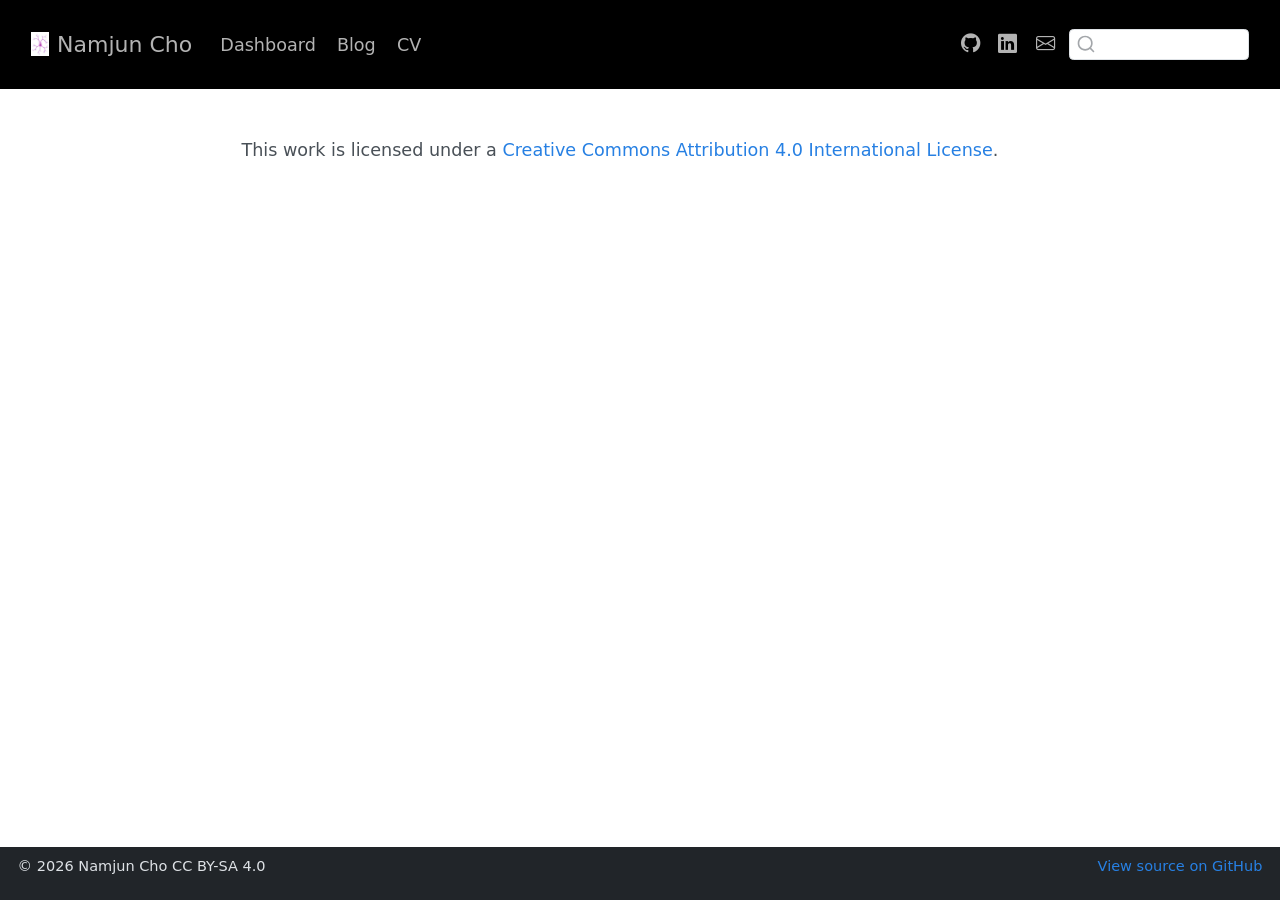
<file: docs/dashboard-main/LICENSE.html>
<!DOCTYPE html>
<html xmlns="http://www.w3.org/1999/xhtml" lang="en" xml:lang="en"><head>

<meta charset="utf-8">
<meta name="generator" content="quarto-1.10.18">

<meta name="viewport" content="width=device-width, initial-scale=1.0, user-scalable=yes">


<title>license – Namjun Cho</title>
<style>
/* Default styles provided by pandoc.
** See https://pandoc.org/MANUAL.html#variables-for-html for config info.
*/
span.smallcaps{font-variant: small-caps;}
div.columns{display: flex; gap: 1.5em;}
div.column{flex: auto;}
@media screen {
div.columns{gap: min(4vw, 1.5em);}
div.column{overflow-x: auto;}
}
div.hanging-indent{margin-left: 1.5em; text-indent: -1.5em;}
ul.task-list{list-style: none;}
ul.task-list li input[type="checkbox"] {
  width: 0.8em;
  margin: 0 0.8em 0.2em -1em; /* quarto-specific, see https://github.com/quarto-dev/quarto-cli/issues/4556 */ 
  vertical-align: middle;
}
</style>


<script src="../site_libs/quarto-nav/quarto-nav.js"></script>
<script src="../site_libs/clipboard/clipboard.min.js"></script>
<script src="../site_libs/quarto-search/autocomplete.umd.js"></script>
<script src="../site_libs/quarto-search/fuse.min.js"></script>
<script src="../site_libs/quarto-search/quarto-search.js"></script>
<meta name="quarto:offset" content="../">
<link href="../img/fav-icon.png" rel="icon" type="image/png">
<script src="../site_libs/quarto-html/quarto.js" type="module"></script>
<script src="../site_libs/quarto-html/tabsets/tabsets.js" type="module"></script>
<script src="../site_libs/quarto-html/popper.min.js"></script>
<script src="../site_libs/quarto-html/tippy.umd.min.js"></script>
<script src="../site_libs/quarto-html/anchor.min.js"></script>
<link href="../site_libs/quarto-html/tippy.css" rel="stylesheet">
<link href="../site_libs/quarto-html/quarto-syntax-highlighting-64a204ab8560d761af7679ceaba22944.css" rel="stylesheet" id="quarto-text-highlighting-styles">
<script src="../site_libs/bootstrap/bootstrap.min.js"></script>
<link href="../site_libs/bootstrap/bootstrap-icons.css" rel="stylesheet">
<link href="../site_libs/bootstrap/bootstrap-e8e04fa37db173a803006faa680a0a0f.min.css" rel="stylesheet" append-hash="true" id="quarto-bootstrap" data-mode="light">
<script id="quarto-search-options" type="application/json">{
  "location": "navbar",
  "copy-button": false,
  "collapse-after": 3,
  "panel-placement": "end",
  "type": "textbox",
  "limit": 50,
  "keyboard-shortcut": [
    "f",
    "/",
    "s"
  ],
  "language": {
    "search-no-results-text": "No results",
    "search-matching-documents-text": "matching documents",
    "search-copy-link-title": "Copy link to search",
    "search-hide-matches-text": "Hide additional matches",
    "search-more-match-text": "more match in this document",
    "search-more-matches-text": "more matches in this document",
    "search-clear-button-title": "Clear",
    "search-text-placeholder": "",
    "search-detached-cancel-button-title": "Cancel",
    "search-submit-button-title": "Submit",
    "search-label": "Search"
  }
}</script>


</head>

<body class="nav-fixed fullcontent quarto-light">

<div id="quarto-search-results"></div>
  <header id="quarto-header" class="headroom fixed-top">
    <nav class="navbar navbar-expand-lg " data-bs-theme="dark">
      <div class="navbar-container container-fluid">
      <div class="navbar-brand-container mx-auto">
    <a href="../index.html" class="navbar-brand navbar-brand-logo">
    <img src="../img/fav-icon.png" alt="" class="navbar-logo light-content">
    <img src="../img/fav-icon.png" alt="" class="navbar-logo dark-content">
    </a>
    <a class="navbar-brand" href="../index.html">
    <span class="navbar-title">Namjun Cho</span>
    </a>
  </div>
            <div id="quarto-search" class="" title="Search"></div>
          <button class="navbar-toggler" type="button" data-bs-toggle="collapse" data-bs-target="#navbarCollapse" aria-controls="navbarCollapse" role="menu" aria-expanded="false" aria-label="Toggle navigation" onclick="if (window.quartoToggleHeadroom) { window.quartoToggleHeadroom(); }">
  <span class="navbar-toggler-icon"></span>
</button>
          <div class="collapse navbar-collapse" id="navbarCollapse">
            <ul class="navbar-nav navbar-nav-scroll me-auto">
  <li class="nav-item">
    <a class="nav-link" href="../dashboard-main/dashboard.html"> 
<span class="menu-text">Dashboard</span></a>
  </li>  
  <li class="nav-item">
    <a class="nav-link" href="../blog/index.html"> 
<span class="menu-text">Blog</span></a>
  </li>  
  <li class="nav-item">
    <a class="nav-link" href="../cv/index.html"> 
<span class="menu-text">CV</span></a>
  </li>  
</ul>
            <ul class="navbar-nav navbar-nav-scroll ms-auto">
  <li class="nav-item compact">
    <a class="nav-link" href="https://github.com/namjuncho/"> <i class="bi bi-github" role="img">
</i> 
<span class="menu-text"></span></a>
  </li>  
  <li class="nav-item compact">
    <a class="nav-link" href="https://www.linkedin.com/in/namjun-cho"> <i class="bi bi-linkedin" role="img">
</i> 
<span class="menu-text"></span></a>
  </li>  
  <li class="nav-item compact">
    <a class="nav-link" href="mailto:namjuncho00@gmail.com"> <i class="bi bi-envelope" role="img" aria-label="email">
</i> 
<span class="menu-text"></span></a>
  </li>  
</ul>
          </div> <!-- /navcollapse -->
            <div class="quarto-navbar-tools">
</div>
      </div> <!-- /container-fluid -->
    </nav>
</header>
<!-- content -->
<div id="quarto-content" class="quarto-container page-columns page-rows-contents page-layout-article page-navbar">
<!-- sidebar -->
<!-- margin-sidebar -->
    
<!-- main -->
<main class="content" id="quarto-document-content"><header id="title-block-header" class="quarto-title-block"></header>




<p>This work is licensed under a <a href="https://creativecommons.org/licenses/by/4.0/">Creative Commons Attribution 4.0 International License</a>.</p>



</main> <!-- /main -->
<script id="quarto-html-after-body" type="application/javascript">
  window.document.addEventListener("DOMContentLoaded", function (event) {
    const icon = "";
    const anchorJS = new window.AnchorJS();
    anchorJS.options = {
      placement: 'right',
      icon: icon
    };
    anchorJS.add('.anchored');
    const isCodeAnnotation = (el) => {
      for (const clz of el.classList) {
        if (clz.startsWith('code-annotation-')) {                     
          return true;
        }
      }
      return false;
    }
    const onCopySuccess = function(e) {
      // button target
      const button = e.trigger;
      // don't keep focus
      button.blur();
      // flash "checked"
      button.classList.add('code-copy-button-checked');
      var currentTitle = button.getAttribute("title");
      button.setAttribute("title", "Copied!");
      let tooltip;
      if (window.bootstrap) {
        button.setAttribute("data-bs-toggle", "tooltip");
        button.setAttribute("data-bs-placement", "left");
        button.setAttribute("data-bs-title", "Copied!");
        tooltip = new bootstrap.Tooltip(button, 
          { trigger: "manual", 
            customClass: "code-copy-button-tooltip",
            offset: [0, -8]});
        tooltip.show();    
      }
      setTimeout(function() {
        if (tooltip) {
          tooltip.hide();
          button.removeAttribute("data-bs-title");
          button.removeAttribute("data-bs-toggle");
          button.removeAttribute("data-bs-placement");
        }
        button.setAttribute("title", currentTitle);
        button.classList.remove('code-copy-button-checked');
      }, 1000);
      // clear code selection
      e.clearSelection();
    }
    const getTextToCopy = function(trigger) {
      const outerScaffold = trigger.parentElement.cloneNode(true);
      const codeEl = outerScaffold.querySelector('code');
      for (const childEl of codeEl.children) {
        if (isCodeAnnotation(childEl)) {
          childEl.remove();
        }
      }
      return codeEl.innerText;
    }
    const clipboard = new window.ClipboardJS('.code-copy-button:not([data-in-quarto-modal])', {
      text: getTextToCopy
    });
    clipboard.on('success', onCopySuccess);
    if (window.document.getElementById('quarto-embedded-source-code-modal')) {
      const clipboardModal = new window.ClipboardJS('.code-copy-button[data-in-quarto-modal]', {
        text: getTextToCopy,
        container: window.document.getElementById('quarto-embedded-source-code-modal')
      });
      clipboardModal.on('success', onCopySuccess);
    }
      var localhostRegex = new RegExp(/^(?:http|https):\/\/localhost\:?[0-9]*\//);
      var mailtoRegex = new RegExp(/^mailto:/);
        var filterRegex = new RegExp('/' + window.location.host + '/');
      var isInternal = (href) => {
          return filterRegex.test(href) || localhostRegex.test(href) || mailtoRegex.test(href);
      }
      // Inspect non-navigation links and adorn them if external
     var links = window.document.querySelectorAll('a[href]:not(.nav-link):not(.navbar-brand):not(.toc-action):not(.sidebar-link):not(.sidebar-item-toggle):not(.pagination-link):not(.no-external):not([aria-hidden]):not(.dropdown-item):not(.quarto-navigation-tool):not(.about-link)');
      for (var i=0; i<links.length; i++) {
        const link = links[i];
        if (!isInternal(link.href)) {
          // undo the damage that might have been done by quarto-nav.js in the case of
          // links that we want to consider external
          if (link.dataset.originalHref !== undefined) {
            link.href = link.dataset.originalHref;
          }
        }
      }
    function tippyHover(el, contentFn, onTriggerFn, onUntriggerFn) {
      const config = {
        allowHTML: true,
        maxWidth: 500,
        delay: 100,
        arrow: false,
        appendTo: function(el) {
            return el.parentElement;
        },
        interactive: true,
        interactiveBorder: 10,
        theme: 'quarto',
        placement: 'bottom-start',
      };
      if (contentFn) {
        config.content = contentFn;
      }
      if (onTriggerFn) {
        config.onTrigger = onTriggerFn;
      }
      if (onUntriggerFn) {
        config.onUntrigger = onUntriggerFn;
      }
      window.tippy(el, config); 
    }
    const noterefs = window.document.querySelectorAll('a[role="doc-noteref"]');
    for (var i=0; i<noterefs.length; i++) {
      const ref = noterefs[i];
      tippyHover(ref, function() {
        // use id or data attribute instead here
        let href = ref.getAttribute('data-footnote-href') || ref.getAttribute('href');
        try { href = new URL(href).hash; } catch {}
        const id = href.replace(/^#\/?/, "");
        const note = window.document.getElementById(id);
        if (note) {
          return note.innerHTML;
        } else {
          return "";
        }
      });
    }
    const xrefs = window.document.querySelectorAll('a.quarto-xref');
    const processXRef = (id, note) => {
      // Strip column container classes
      const stripColumnClz = (el) => {
        el.classList.remove("page-full", "page-columns");
        if (el.children) {
          for (const child of el.children) {
            stripColumnClz(child);
          }
        }
      }
      stripColumnClz(note)
      if (id === null || id.startsWith('sec-')) {
        // Special case sections, only their first couple elements
        const container = document.createElement("div");
        if (note.children && note.children.length > 2) {
          container.appendChild(note.children[0].cloneNode(true));
          for (let i = 1; i < note.children.length; i++) {
            const child = note.children[i];
            if (child.tagName === "P" && child.innerText === "") {
              continue;
            } else {
              container.appendChild(child.cloneNode(true));
              break;
            }
          }
          if (window.Quarto?.typesetMath) {
            window.Quarto.typesetMath(container);
          }
          return container.innerHTML
        } else {
          if (window.Quarto?.typesetMath) {
            window.Quarto.typesetMath(note);
          }
          return note.innerHTML;
        }
      } else {
        // Remove any anchor links if they are present
        const anchorLink = note.querySelector('a.anchorjs-link');
        if (anchorLink) {
          anchorLink.remove();
        }
        if (window.Quarto?.typesetMath) {
          window.Quarto.typesetMath(note);
        }
        if (note.classList.contains("callout")) {
          return note.outerHTML;
        } else {
          return note.innerHTML;
        }
      }
    }
    for (var i=0; i<xrefs.length; i++) {
      const xref = xrefs[i];
      tippyHover(xref, undefined, function(instance) {
        instance.disable();
        let url = xref.getAttribute('href');
        let hash = undefined; 
        if (url.startsWith('#')) {
          hash = url;
        } else {
          try { hash = new URL(url).hash; } catch {}
        }
        if (hash) {
          const id = hash.replace(/^#\/?/, "");
          const note = window.document.getElementById(id);
          if (note !== null) {
            try {
              const html = processXRef(id, note.cloneNode(true));
              instance.setContent(html);
            } finally {
              instance.enable();
              instance.show();
            }
          } else {
            // See if we can fetch this
            fetch(url.split('#')[0])
            .then(res => res.text())
            .then(html => {
              const parser = new DOMParser();
              const htmlDoc = parser.parseFromString(html, "text/html");
              const note = htmlDoc.getElementById(id);
              if (note !== null) {
                const html = processXRef(id, note);
                instance.setContent(html);
              } 
            }).finally(() => {
              instance.enable();
              instance.show();
            });
          }
        } else {
          // See if we can fetch a full url (with no hash to target)
          // This is a special case and we should probably do some content thinning / targeting
          fetch(url)
          .then(res => res.text())
          .then(html => {
            const parser = new DOMParser();
            const htmlDoc = parser.parseFromString(html, "text/html");
            const note = htmlDoc.querySelector('main.content');
            if (note !== null) {
              // This should only happen for chapter cross references
              // (since there is no id in the URL)
              // remove the first header
              if (note.children.length > 0 && note.children[0].tagName === "HEADER") {
                note.children[0].remove();
              }
              const html = processXRef(null, note);
              instance.setContent(html);
            } 
          }).finally(() => {
            instance.enable();
            instance.show();
          });
        }
      }, function(instance) {
      });
    }
        let selectedAnnoteEl;
        const selectorForAnnotation = ( cell, annotation) => {
          let cellAttr = 'data-code-cell="' + cell + '"';
          let lineAttr = 'data-code-annotation="' +  annotation + '"';
          const selector = 'span[' + cellAttr + '][' + lineAttr + ']';
          return selector;
        }
        const selectCodeLines = (annoteEl) => {
          const doc = window.document;
          const targetCell = annoteEl.getAttribute("data-target-cell");
          const targetAnnotation = annoteEl.getAttribute("data-target-annotation");
          const annoteSpan = window.document.querySelector(selectorForAnnotation(targetCell, targetAnnotation));
          const lines = annoteSpan.getAttribute("data-code-lines").split(",");
          const lineIds = lines.map((line) => {
            return targetCell + "-" + line;
          })
          let top = null;
          let height = null;
          let parent = null;
          if (lineIds.length > 0) {
              //compute the position of the single el (top and bottom and make a div)
              const el = window.document.getElementById(lineIds[0]);
              top = el.offsetTop;
              height = el.offsetHeight;
              parent = el.parentElement.parentElement;
            if (lineIds.length > 1) {
              const lastEl = window.document.getElementById(lineIds[lineIds.length - 1]);
              const bottom = lastEl.offsetTop + lastEl.offsetHeight;
              height = bottom - top;
            }
            if (top !== null && height !== null && parent !== null) {
              // cook up a div (if necessary) and position it 
              let div = window.document.getElementById("code-annotation-line-highlight");
              if (div === null) {
                div = window.document.createElement("div");
                div.setAttribute("id", "code-annotation-line-highlight");
                div.style.position = 'absolute';
                parent.appendChild(div);
              }
              div.style.top = top - 2 + "px";
              div.style.height = height + 4 + "px";
              div.style.left = 0;
              let gutterDiv = window.document.getElementById("code-annotation-line-highlight-gutter");
              if (gutterDiv === null) {
                gutterDiv = window.document.createElement("div");
                gutterDiv.setAttribute("id", "code-annotation-line-highlight-gutter");
                gutterDiv.style.position = 'absolute';
                const codeCell = window.document.getElementById(targetCell);
                const gutter = codeCell.querySelector('.code-annotation-gutter');
                gutter.appendChild(gutterDiv);
              }
              gutterDiv.style.top = top - 2 + "px";
              gutterDiv.style.height = height + 4 + "px";
            }
            selectedAnnoteEl = annoteEl;
          }
        };
        const unselectCodeLines = () => {
          const elementsIds = ["code-annotation-line-highlight", "code-annotation-line-highlight-gutter"];
          elementsIds.forEach((elId) => {
            const div = window.document.getElementById(elId);
            if (div) {
              div.remove();
            }
          });
          selectedAnnoteEl = undefined;
        };
          // Handle positioning of the toggle
      window.addEventListener(
        "resize",
        throttle(() => {
          elRect = undefined;
          if (selectedAnnoteEl) {
            selectCodeLines(selectedAnnoteEl);
          }
        }, 10)
      );
      function throttle(fn, ms) {
      let throttle = false;
      let timer;
        return (...args) => {
          if(!throttle) { // first call gets through
              fn.apply(this, args);
              throttle = true;
          } else { // all the others get throttled
              if(timer) clearTimeout(timer); // cancel #2
              timer = setTimeout(() => {
                fn.apply(this, args);
                timer = throttle = false;
              }, ms);
          }
        };
      }
        // Attach click handler to the DT
        const annoteDls = window.document.querySelectorAll('dt[data-target-cell]');
        for (const annoteDlNode of annoteDls) {
          annoteDlNode.addEventListener('click', (event) => {
            const clickedEl = event.target;
            if (clickedEl !== selectedAnnoteEl) {
              unselectCodeLines();
              const activeEl = window.document.querySelector('dt[data-target-cell].code-annotation-active');
              if (activeEl) {
                activeEl.classList.remove('code-annotation-active');
              }
              selectCodeLines(clickedEl);
              clickedEl.classList.add('code-annotation-active');
            } else {
              // Unselect the line
              unselectCodeLines();
              clickedEl.classList.remove('code-annotation-active');
            }
          });
        }
    const findCites = (el) => {
      const parentEl = el.parentElement;
      if (parentEl) {
        const cites = parentEl.dataset.cites;
        if (cites) {
          return {
            el,
            cites: cites.split(' ')
          };
        } else {
          return findCites(el.parentElement)
        }
      } else {
        return undefined;
      }
    };
    var bibliorefs = window.document.querySelectorAll('a[role="doc-biblioref"]');
    for (var i=0; i<bibliorefs.length; i++) {
      const ref = bibliorefs[i];
      const citeInfo = findCites(ref);
      if (citeInfo) {
        tippyHover(citeInfo.el, function() {
          var popup = window.document.createElement('div');
          citeInfo.cites.forEach(function(cite) {
            var citeDiv = window.document.createElement('div');
            citeDiv.classList.add('hanging-indent');
            citeDiv.classList.add('csl-entry');
            var biblioDiv = window.document.getElementById('ref-' + cite);
            if (biblioDiv) {
              citeDiv.innerHTML = biblioDiv.innerHTML;
            }
            popup.appendChild(citeDiv);
          });
          return popup.innerHTML;
        });
      }
    }
  });
  </script>
</div> <!-- /content -->
<footer class="footer">
  <div class="nav-footer">
    <div class="nav-footer-left">
<p><span class="faux-block">© 2026 Namjun Cho CC BY-SA 4.0</span></p>
</div>   
    <div class="nav-footer-center">
      &nbsp;
    </div>
    <div class="nav-footer-right">
<p><span class="faux-block"><a href="https://github.com/marvinschmitt/quarto-website-template/">View source on GitHub</a></span></p>
</div>
  </div>
</footer>




</body></html>
</file>
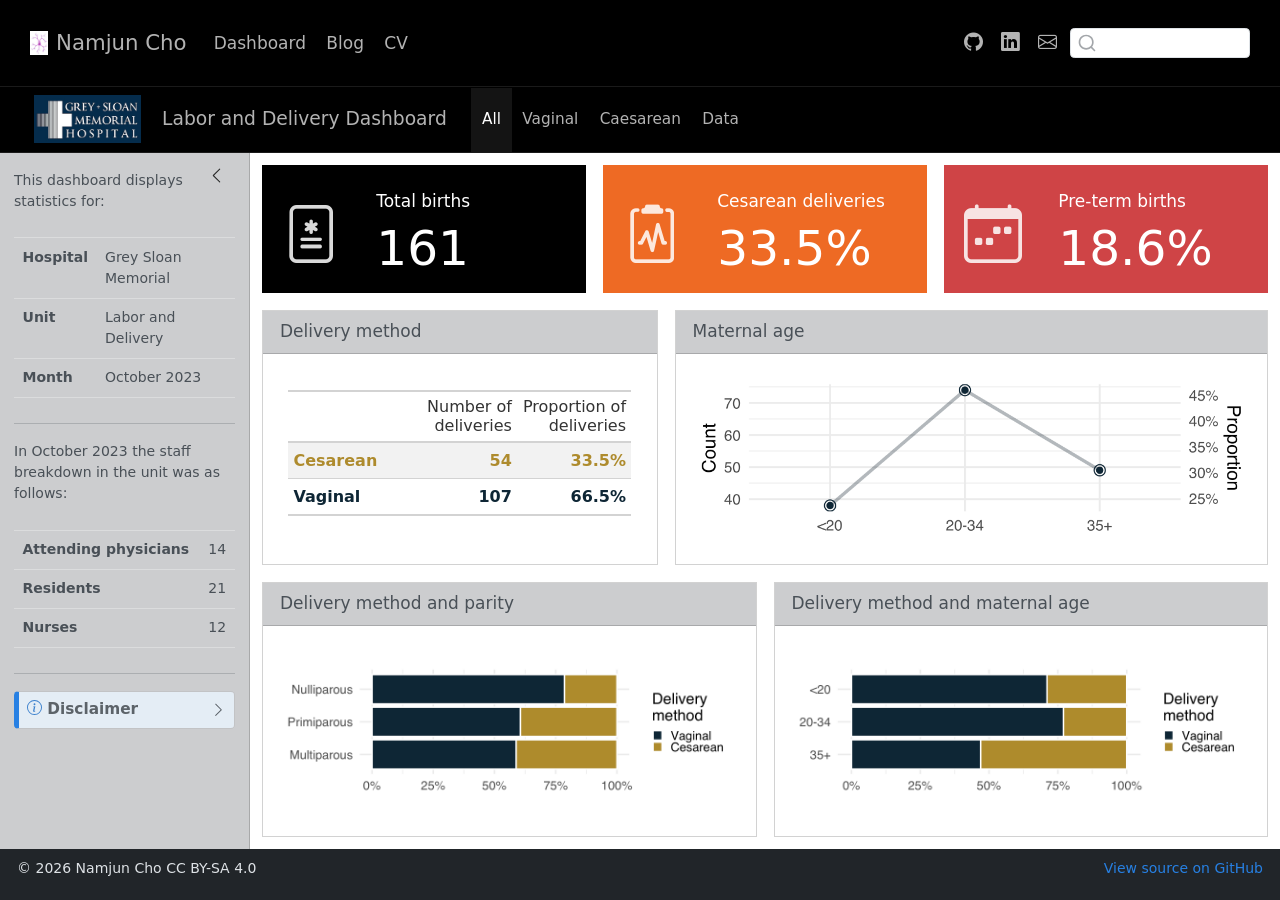
<file: docs/dashboard/dashboard.html>
<!DOCTYPE html>
<html xmlns="http://www.w3.org/1999/xhtml" lang="en" xml:lang="en"><head>

<meta charset="utf-8">
<meta name="generator" content="quarto-1.10.18">

<meta name="viewport" content="width=device-width, initial-scale=1.0, user-scalable=yes">


<title>Labor and Delivery Dashboard – Namjun Cho</title>
<style>
/* Default styles provided by pandoc.
** See https://pandoc.org/MANUAL.html#variables-for-html for config info.
*/
span.smallcaps{font-variant: small-caps;}
div.columns{display: flex; gap: 1.5em;}
div.column{flex: auto;}
@media screen {
div.columns{gap: min(4vw, 1.5em);}
div.column{overflow-x: auto;}
}
div.hanging-indent{margin-left: 1.5em; text-indent: -1.5em;}
ul.task-list{list-style: none;}
ul.task-list li input[type="checkbox"] {
  width: 0.8em;
  margin: 0 0.8em 0.2em -1em; /* quarto-specific, see https://github.com/quarto-dev/quarto-cli/issues/4556 */ 
  vertical-align: middle;
}
</style>


<script src="../site_libs/quarto-nav/quarto-nav.js"></script>
<script src="../site_libs/clipboard/clipboard.min.js"></script>
<script src="../site_libs/quarto-search/autocomplete.umd.js"></script>
<script src="../site_libs/quarto-search/fuse.min.js"></script>
<script src="../site_libs/quarto-search/quarto-search.js"></script>
<meta name="quarto:offset" content="../">
<link href="../img/fav-icon.png" rel="icon" type="image/png">
<script src="../site_libs/quarto-html/quarto.js" type="module"></script>
<script src="../site_libs/quarto-html/tabsets/tabsets.js" type="module"></script>
<script src="../site_libs/quarto-html/popper.min.js"></script>
<script src="../site_libs/quarto-html/tippy.umd.min.js"></script>
<script src="../site_libs/quarto-html/anchor.min.js"></script>
<link href="../site_libs/quarto-html/tippy.css" rel="stylesheet">
<link href="../site_libs/quarto-html/quarto-syntax-highlighting-64a204ab8560d761af7679ceaba22944.css" rel="stylesheet" class="quarto-color-scheme" id="quarto-text-highlighting-styles">
<link href="../site_libs/quarto-html/quarto-syntax-highlighting-dark-b85bc7c33db8c58e0ec93c3465666fed.css" rel="stylesheet" class="quarto-color-scheme quarto-color-alternate" id="quarto-text-highlighting-styles">
<link href="../site_libs/quarto-html/quarto-syntax-highlighting-64a204ab8560d761af7679ceaba22944.css" rel="stylesheet" class="quarto-color-scheme-extra" id="quarto-text-highlighting-styles">
<script src="../site_libs/bootstrap/bootstrap.min.js"></script>
<link href="../site_libs/bootstrap/bootstrap-icons.css" rel="stylesheet">
<link href="../site_libs/bootstrap/bootstrap-8d71110d5176f8ffd427c618edb59d2b.min.css" rel="stylesheet" append-hash="true" class="quarto-color-scheme" id="quarto-bootstrap" data-mode="light">
<link href="../site_libs/bootstrap/bootstrap-dark-8d71110d5176f8ffd427c618edb59d2b.min.css" rel="stylesheet" append-hash="true" class="quarto-color-scheme quarto-color-alternate" id="quarto-bootstrap" data-mode="light">
<link href="../site_libs/bootstrap/bootstrap-8d71110d5176f8ffd427c618edb59d2b.min.css" rel="stylesheet" append-hash="true" class="quarto-color-scheme-extra" id="quarto-bootstrap" data-mode="light">
<script src="../site_libs/quarto-dashboard/quarto-dashboard.js"></script>
<script src="../site_libs/quarto-dashboard/stickythead.js"></script>



<script src="../site_libs/quarto-dashboard/web-components.js" type="module"></script>
<script src="../site_libs/quarto-dashboard/components.js"></script>

<script id="quarto-search-options" type="application/json">{
  "location": "navbar",
  "copy-button": false,
  "collapse-after": 3,
  "panel-placement": "end",
  "type": "textbox",
  "limit": 50,
  "keyboard-shortcut": [
    "f",
    "/",
    "s"
  ],
  "language": {
    "search-no-results-text": "No results",
    "search-matching-documents-text": "matching documents",
    "search-copy-link-title": "Copy link to search",
    "search-hide-matches-text": "Hide additional matches",
    "search-more-match-text": "more match in this document",
    "search-more-matches-text": "more matches in this document",
    "search-clear-button-title": "Clear",
    "search-text-placeholder": "",
    "search-detached-cancel-button-title": "Cancel",
    "search-submit-button-title": "Submit",
    "search-label": "Search"
  }
}</script>
<link href="../site_libs/htmltools-fill-0.5.9/fill.css" rel="stylesheet">
<script src="../site_libs/htmlwidgets-1.6.4/htmlwidgets.js"></script>
<link href="../site_libs/datatables-css-0.0.0/datatables-crosstalk.css" rel="stylesheet">
<script src="../site_libs/datatables-binding-0.34.0/datatables.js"></script>
<script src="../site_libs/jquery-3.6.0/jquery-3.6.0.min.js"></script>
<link href="../site_libs/dt-core-1.13.6/css/jquery.dataTables.min.css" rel="stylesheet">
<link href="../site_libs/dt-core-1.13.6/css/jquery.dataTables.extra.css" rel="stylesheet">
<script src="../site_libs/dt-core-1.13.6/js/jquery.dataTables.min.js"></script>
<link href="../site_libs/crosstalk-1.2.2/css/crosstalk.min.css" rel="stylesheet">
<script src="../site_libs/crosstalk-1.2.2/js/crosstalk.min.js"></script>


</head>

<body class="quarto-dashboard nav-fixed dashboard-fill dashboard-sidebar fullcontent quarto-light">


<div id="quarto-search-results"></div>
  <header id="quarto-header" class="headroom fixed-top">
    <nav class="navbar navbar-expand-lg " data-bs-theme="dark">
      <div class="navbar-container container-fluid">
      <div class="navbar-brand-container mx-auto">
    <a href="../index.html" class="navbar-brand navbar-brand-logo">
    <img src="../img/fav-icon.png" alt="" class="navbar-logo light-content">
    <img src="../img/fav-icon.png" alt="" class="navbar-logo dark-content">
    </a>
    <a class="navbar-brand" href="../index.html">
    <span class="navbar-title">Namjun Cho</span>
    </a>
  </div>
            <div id="quarto-search" class="" title="Search"></div>
          <button class="navbar-toggler" type="button" data-bs-toggle="collapse" data-bs-target="#navbarCollapse" aria-controls="navbarCollapse" role="menu" aria-expanded="false" aria-label="Toggle navigation" onclick="if (window.quartoToggleHeadroom) { window.quartoToggleHeadroom(); }">
  <span class="navbar-toggler-icon"></span>
</button>
          <div class="collapse navbar-collapse" id="navbarCollapse">
            <ul class="navbar-nav navbar-nav-scroll me-auto">
  <li class="nav-item">
    <a class="nav-link" href="../dashboard/index.qmd"> 
<span class="menu-text">Dashboard</span></a>
  </li>  
  <li class="nav-item">
    <a class="nav-link" href="../blog/index.html"> 
<span class="menu-text">Blog</span></a>
  </li>  
  <li class="nav-item">
    <a class="nav-link" href="../cv/index.html"> 
<span class="menu-text">CV</span></a>
  </li>  
</ul>
            <ul class="navbar-nav navbar-nav-scroll ms-auto">
  <li class="nav-item compact">
    <a class="nav-link" href="https://github.com/namjuncho/"> <i class="bi bi-github" role="img">
</i> 
<span class="menu-text"></span></a>
  </li>  
  <li class="nav-item compact">
    <a class="nav-link" href="https://www.linkedin.com/in/namjun-cho"> <i class="bi bi-linkedin" role="img">
</i> 
<span class="menu-text"></span></a>
  </li>  
  <li class="nav-item compact">
    <a class="nav-link" href="mailto:namjuncho00@gmail.com"> <i class="bi bi-envelope" role="img" aria-label="email">
</i> 
<span class="menu-text"></span></a>
  </li>  
</ul>
          </div> <!-- /navcollapse -->
            <div class="quarto-navbar-tools">
</div>
      </div> <!-- /container-fluid -->
    </nav>
<header id="quarto-dashboard-header">
<nav class="navbar navbar-expand-md slim" data-bs-theme="dark">
  <div class="navbar-container container-fluid">
    <button class="navbar-toggler" type="button" data-bs-toggle="collapse" data-bs-target="#dashboard-collapse" aria-controls="dashboard-collapse" aria-expanded="false" aria-label="Toggle navigation">
      <span class="navbar-toggler-icon"></span>
    </button>    


    <div class="navbar-brand-container">
    <a href="#"><img src="images/logo.png" alt="" class="navbar-logo light-content d-inline-block"></a>
    <a href="#"><img src="images/logo.png" alt="" class="navbar-logo dark-content d-inline-block"></a>
      <div class="navbar-title">
        <div class="navbar-title-text"><a href="#">Labor and Delivery Dashboard</a></div>
        
        
      </div>
    </div>
<div id="dashboard-collapse" class="navbar-collapse collapse"><ul class="navbar-nav navbar-nav-scroll me-auto" role="tablist"><li class="nav-item" role="presentation"><a id="tab-all" class="nav-link active" data-bs-toggle="tab" role="tab" data-bs-target="#all" data-scrolling="false" href="#all" aria-controls="all" aria-selected="true"><span class="nav-link-text">All</span></a></li><li class="nav-item" role="presentation"><a id="tab-vaginal" class="nav-link" data-bs-toggle="tab" role="tab" data-bs-target="#vaginal" data-scrolling="false" href="#vaginal" aria-controls="vaginal" aria-selected="false"><span class="nav-link-text">Vaginal</span></a></li><li class="nav-item" role="presentation"><a id="tab-caesarean" class="nav-link" data-bs-toggle="tab" role="tab" data-bs-target="#caesarean" data-scrolling="false" href="#caesarean" aria-controls="caesarean" aria-selected="false"><span class="nav-link-text">Caesarean</span></a></li><li class="nav-item" role="presentation"><a id="tab-data" class="nav-link" data-bs-toggle="tab" role="tab" data-bs-target="#data" data-scrolling="false" href="#data" aria-controls="data" aria-selected="false"><span class="nav-link-text">Data</span></a></li></ul></div></div>
</nav>
</header></header>
<!-- content -->
<div id="quarto-content" class="quarto-container page-layout-custom page-navbar quarto-dashboard-content bslib-gap-spacing html-fill-container bslib-page-fill quarto-dashboard-pages dashboard-sidebar-container">
<!-- sidebar -->
<!-- margin-sidebar -->
<!-- main -->

<div class="bslib-sidebar-layout html-fill-item html-fill-container" data-bslib-sidebar-open="desktop" data-bslib-sidebar-init="true" data-bslib-sidebar-border="false" data-bslib-sidebar-border-radius="false"><div class="main html-fill-container html-fill-item"><div class="sidebar-content html-fill-item html-fill-container">
<div class="tab-content bslib-grid html-fill-item html-fill-container" style="display: grid; grid-template-columns: minmax(3em, 1fr);
grid-auto-rows: minmax(0, 1fr);">
<div id="all" class="dashboard-page tab-pane show active html-fill-item html-fill-container" data-orientation="rows" aria-labelledby="tab-all">
<div class="html-fill-item html-fill-container bslib-grid" style="display: grid; grid-template-rows: minmax(3em, 20fr) minmax(3em, 40fr) minmax(3em, 40fr); grid-auto-columns: minmax(0, 1fr);">
<div class="html-fill-item html-fill-container bslib-grid" style="display: grid; grid-template-columns: minmax(3em, 1fr) minmax(3em, 1fr) minmax(3em, 1fr);
grid-auto-rows: minmax(0, 1fr);">
<div class="card valuebox cell html-fill-item html-fill-container bslib-card bslib-value-box bg-primary showcase-left-center" data-bslib-card-init="" data-require-bs-caller="card()">
<div class="card-body html-fill-item html-fill-container">
<div data-icon="file-medical" class="html-fill-item html-fill-container value-box-grid">
<div class="value-box-showcase html-fill-item html-fill-container">

<i class="bi bi-file-medical"></i></div>
<div class="value-box-area">
<p class="value-box-title">
Total births
</p>
<p class="value-box-value">
161
</p>
</div>
</div>
</div>
<script data-bslib-card-init="">bslib.Card.initializeAllCards();</script></div><div class="card valuebox cell html-fill-item html-fill-container bslib-card bslib-value-box bg-warning showcase-left-center" data-bslib-card-init="" data-require-bs-caller="card()">
<div class="card-body html-fill-item html-fill-container">
<div data-icon="clipboard2-pulse" class="html-fill-item html-fill-container value-box-grid">
<div class="value-box-showcase html-fill-item html-fill-container">

<i class="bi bi-clipboard2-pulse"></i></div>
<div class="value-box-area">
<p class="value-box-title">
Cesarean deliveries
</p>
<p class="value-box-value">
33.5%
</p>
</div>
</div>
</div>
<script data-bslib-card-init="">bslib.Card.initializeAllCards();</script></div><div class="card valuebox cell html-fill-item html-fill-container bslib-card bslib-value-box bg-danger showcase-left-center" data-bslib-card-init="" data-require-bs-caller="card()">
<div class="card-body html-fill-item html-fill-container">
<div data-icon="calendar-week" class="html-fill-item html-fill-container value-box-grid">
<div class="value-box-showcase html-fill-item html-fill-container">

<i class="bi bi-calendar-week"></i></div>
<div class="value-box-area">
<p class="value-box-title">
Pre-term births
</p>
<p class="value-box-value">
18.6%
</p>
</div>
</div>
</div>
<script data-bslib-card-init="">bslib.Card.initializeAllCards();</script></div>
</div>
<div class="html-fill-item html-fill-container bslib-grid" style="display: grid; grid-template-columns: minmax(3em, 40fr) minmax(3em, 60fr);
grid-auto-rows: minmax(0, 1fr);">
<div class="html-fill-item html-fill-container bslib-grid" style="display: grid; grid-template-rows: minmax(3em, 1fr); grid-auto-columns: minmax(0, 1fr);">
<div class="card cell html-fill-item html-fill-container bslib-card" data-title="Delivery method" data-bslib-card-init="" data-require-bs-caller="card()" data-full-screen="false">
<div class="card-header"><div class="card-title html-fill-item html-fill-container"><span style="display: inline">
Delivery method
</span></div></div>
<div class="card-body html-fill-item html-fill-container">
<div class="cell-output-display html-fill-item html-fill-container">
<div id="nknloqcltl" style="padding-left:0px;padding-right:0px;padding-top:10px;padding-bottom:10px;overflow-x:auto;overflow-y:auto;width:auto;height:auto;" class="html-fill-item html-fill-container">
<style>#nknloqcltl table {
  font-family: system-ui, 'Segoe UI', Roboto, Helvetica, Arial, sans-serif, 'Apple Color Emoji', 'Segoe UI Emoji', 'Segoe UI Symbol', 'Noto Color Emoji';
  -webkit-font-smoothing: antialiased;
  -moz-osx-font-smoothing: grayscale;
}

#nknloqcltl thead, #nknloqcltl tbody, #nknloqcltl tfoot, #nknloqcltl tr, #nknloqcltl td, #nknloqcltl th {
  border-style: none;
}

#nknloqcltl p {
  margin: 0;
  padding: 0;
}

#nknloqcltl .gt_table {
  display: table;
  border-collapse: collapse;
  line-height: normal;
  margin-left: auto;
  margin-right: auto;
  color: #333333;
  font-size: 16px;
  font-weight: normal;
  font-style: normal;
  background-color: #FFFFFF;
  width: auto;
  border-top-style: solid;
  border-top-width: 2px;
  border-top-color: #A8A8A8;
  border-right-style: none;
  border-right-width: 2px;
  border-right-color: #D3D3D3;
  border-bottom-style: solid;
  border-bottom-width: 2px;
  border-bottom-color: #A8A8A8;
  border-left-style: none;
  border-left-width: 2px;
  border-left-color: #D3D3D3;
}

#nknloqcltl .gt_caption {
  padding-top: 4px;
  padding-bottom: 4px;
}

#nknloqcltl .gt_title {
  color: #333333;
  font-size: 125%;
  font-weight: initial;
  padding-top: 4px;
  padding-bottom: 4px;
  padding-left: 5px;
  padding-right: 5px;
  border-bottom-color: #FFFFFF;
  border-bottom-width: 0;
}

#nknloqcltl .gt_subtitle {
  color: #333333;
  font-size: 85%;
  font-weight: initial;
  padding-top: 3px;
  padding-bottom: 5px;
  padding-left: 5px;
  padding-right: 5px;
  border-top-color: #FFFFFF;
  border-top-width: 0;
}

#nknloqcltl .gt_heading {
  background-color: #FFFFFF;
  text-align: center;
  border-bottom-color: #FFFFFF;
  border-left-style: none;
  border-left-width: 1px;
  border-left-color: #D3D3D3;
  border-right-style: none;
  border-right-width: 1px;
  border-right-color: #D3D3D3;
}

#nknloqcltl .gt_bottom_border {
  border-bottom-style: solid;
  border-bottom-width: 2px;
  border-bottom-color: #D3D3D3;
}

#nknloqcltl .gt_col_headings {
  border-top-style: solid;
  border-top-width: 2px;
  border-top-color: #D3D3D3;
  border-bottom-style: solid;
  border-bottom-width: 2px;
  border-bottom-color: #D3D3D3;
  border-left-style: none;
  border-left-width: 1px;
  border-left-color: #D3D3D3;
  border-right-style: none;
  border-right-width: 1px;
  border-right-color: #D3D3D3;
}

#nknloqcltl .gt_col_heading {
  color: #333333;
  background-color: #FFFFFF;
  font-size: 100%;
  font-weight: normal;
  text-transform: inherit;
  border-left-style: none;
  border-left-width: 1px;
  border-left-color: #D3D3D3;
  border-right-style: none;
  border-right-width: 1px;
  border-right-color: #D3D3D3;
  vertical-align: bottom;
  padding-top: 5px;
  padding-bottom: 6px;
  padding-left: 5px;
  padding-right: 5px;
  overflow-x: hidden;
}

#nknloqcltl .gt_column_spanner_outer {
  color: #333333;
  background-color: #FFFFFF;
  font-size: 100%;
  font-weight: normal;
  text-transform: inherit;
  padding-top: 0;
  padding-bottom: 0;
  padding-left: 4px;
  padding-right: 4px;
}

#nknloqcltl .gt_column_spanner_outer:first-child {
  padding-left: 0;
}

#nknloqcltl .gt_column_spanner_outer:last-child {
  padding-right: 0;
}

#nknloqcltl .gt_column_spanner {
  border-bottom-style: solid;
  border-bottom-width: 2px;
  border-bottom-color: #D3D3D3;
  vertical-align: bottom;
  padding-top: 5px;
  padding-bottom: 5px;
  overflow-x: hidden;
  display: inline-block;
  width: 100%;
}

#nknloqcltl .gt_spanner_row {
  border-bottom-style: hidden;
}

#nknloqcltl .gt_group_heading {
  padding-top: 8px;
  padding-bottom: 8px;
  padding-left: 5px;
  padding-right: 5px;
  color: #333333;
  background-color: #FFFFFF;
  font-size: 100%;
  font-weight: initial;
  text-transform: inherit;
  border-top-style: solid;
  border-top-width: 2px;
  border-top-color: #D3D3D3;
  border-bottom-style: solid;
  border-bottom-width: 2px;
  border-bottom-color: #D3D3D3;
  border-left-style: none;
  border-left-width: 1px;
  border-left-color: #D3D3D3;
  border-right-style: none;
  border-right-width: 1px;
  border-right-color: #D3D3D3;
  vertical-align: middle;
  text-align: left;
}

#nknloqcltl .gt_empty_group_heading {
  padding: 0.5px;
  color: #333333;
  background-color: #FFFFFF;
  font-size: 100%;
  font-weight: initial;
  border-top-style: solid;
  border-top-width: 2px;
  border-top-color: #D3D3D3;
  border-bottom-style: solid;
  border-bottom-width: 2px;
  border-bottom-color: #D3D3D3;
  vertical-align: middle;
}

#nknloqcltl .gt_from_md > :first-child {
  margin-top: 0;
}

#nknloqcltl .gt_from_md > :last-child {
  margin-bottom: 0;
}

#nknloqcltl .gt_row {
  padding-top: 8px;
  padding-bottom: 8px;
  padding-left: 5px;
  padding-right: 5px;
  margin: 10px;
  border-top-style: solid;
  border-top-width: 1px;
  border-top-color: #D3D3D3;
  border-left-style: none;
  border-left-width: 1px;
  border-left-color: #D3D3D3;
  border-right-style: none;
  border-right-width: 1px;
  border-right-color: #D3D3D3;
  vertical-align: middle;
  overflow-x: hidden;
}

#nknloqcltl .gt_stub {
  color: #333333;
  background-color: #FFFFFF;
  font-size: 100%;
  font-weight: initial;
  text-transform: inherit;
  border-right-style: solid;
  border-right-width: 2px;
  border-right-color: #D3D3D3;
  padding-left: 5px;
  padding-right: 5px;
}

#nknloqcltl .gt_stub_row_group {
  color: #333333;
  background-color: #FFFFFF;
  font-size: 100%;
  font-weight: initial;
  text-transform: inherit;
  border-right-style: solid;
  border-right-width: 2px;
  border-right-color: #D3D3D3;
  padding-left: 5px;
  padding-right: 5px;
  vertical-align: top;
}

#nknloqcltl .gt_row_group_first td {
  border-top-width: 2px;
}

#nknloqcltl .gt_row_group_first th {
  border-top-width: 2px;
}

#nknloqcltl .gt_summary_row {
  color: #333333;
  background-color: #FFFFFF;
  text-transform: inherit;
  padding-top: 8px;
  padding-bottom: 8px;
  padding-left: 5px;
  padding-right: 5px;
}

#nknloqcltl .gt_first_summary_row {
  border-top-style: solid;
  border-top-color: #D3D3D3;
}

#nknloqcltl .gt_first_summary_row.thick {
  border-top-width: 2px;
}

#nknloqcltl .gt_last_summary_row {
  padding-top: 8px;
  padding-bottom: 8px;
  padding-left: 5px;
  padding-right: 5px;
  border-bottom-style: solid;
  border-bottom-width: 2px;
  border-bottom-color: #D3D3D3;
}

#nknloqcltl .gt_grand_summary_row {
  color: #333333;
  background-color: #FFFFFF;
  text-transform: inherit;
  padding-top: 8px;
  padding-bottom: 8px;
  padding-left: 5px;
  padding-right: 5px;
}

#nknloqcltl .gt_first_grand_summary_row {
  padding-top: 8px;
  padding-bottom: 8px;
  padding-left: 5px;
  padding-right: 5px;
  border-top-style: double;
  border-top-width: 6px;
  border-top-color: #D3D3D3;
}

#nknloqcltl .gt_last_grand_summary_row_top {
  padding-top: 8px;
  padding-bottom: 8px;
  padding-left: 5px;
  padding-right: 5px;
  border-bottom-style: double;
  border-bottom-width: 6px;
  border-bottom-color: #D3D3D3;
}

#nknloqcltl .gt_striped {
  background-color: rgba(128, 128, 128, 0.05);
}

#nknloqcltl .gt_table_body {
  border-top-style: solid;
  border-top-width: 2px;
  border-top-color: #D3D3D3;
  border-bottom-style: solid;
  border-bottom-width: 2px;
  border-bottom-color: #D3D3D3;
}

#nknloqcltl .gt_footnotes {
  color: #333333;
  background-color: #FFFFFF;
  border-bottom-style: none;
  border-bottom-width: 2px;
  border-bottom-color: #D3D3D3;
  border-left-style: none;
  border-left-width: 2px;
  border-left-color: #D3D3D3;
  border-right-style: none;
  border-right-width: 2px;
  border-right-color: #D3D3D3;
}

#nknloqcltl .gt_footnote {
  margin: 0px;
  font-size: 90%;
  padding-top: 4px;
  padding-bottom: 4px;
  padding-left: 5px;
  padding-right: 5px;
}

#nknloqcltl .gt_sourcenotes {
  color: #333333;
  background-color: #FFFFFF;
  border-bottom-style: none;
  border-bottom-width: 2px;
  border-bottom-color: #D3D3D3;
  border-left-style: none;
  border-left-width: 2px;
  border-left-color: #D3D3D3;
  border-right-style: none;
  border-right-width: 2px;
  border-right-color: #D3D3D3;
}

#nknloqcltl .gt_sourcenote {
  font-size: 90%;
  padding-top: 4px;
  padding-bottom: 4px;
  padding-left: 5px;
  padding-right: 5px;
}

#nknloqcltl .gt_left {
  text-align: left;
}

#nknloqcltl .gt_center {
  text-align: center;
}

#nknloqcltl .gt_right {
  text-align: right;
  font-variant-numeric: tabular-nums;
}

#nknloqcltl .gt_font_normal {
  font-weight: normal;
}

#nknloqcltl .gt_font_bold {
  font-weight: bold;
}

#nknloqcltl .gt_font_italic {
  font-style: italic;
}

#nknloqcltl .gt_super {
  font-size: 65%;
}

#nknloqcltl .gt_footnote_marks {
  font-size: 75%;
  vertical-align: 0.4em;
  position: initial;
}

#nknloqcltl .gt_asterisk {
  font-size: 100%;
  vertical-align: 0;
}

#nknloqcltl .gt_indent_1 {
  text-indent: 5px;
}

#nknloqcltl .gt_indent_2 {
  text-indent: 10px;
}

#nknloqcltl .gt_indent_3 {
  text-indent: 15px;
}

#nknloqcltl .gt_indent_4 {
  text-indent: 20px;
}

#nknloqcltl .gt_indent_5 {
  text-indent: 25px;
}

#nknloqcltl .katex-display {
  display: inline-flex !important;
  margin-bottom: 0.75em !important;
}

#nknloqcltl div.Reactable > div.rt-table > div.rt-thead > div.rt-tr.rt-tr-group-header > div.rt-th-group:after {
  height: 0px !important;
}
</style>

<table class="gt_table caption-top table table-sm table-striped small" data-quarto-bootstrap="false">
<colgroup>
<col style="width: 33%">
<col style="width: 33%">
<col style="width: 33%">
</colgroup>
<thead>
<tr class="gt_col_headings header">
<th id="delivery_method" class="gt_col_heading gt_columns_bottom_border gt_left" data-quarto-table-cell-role="th" scope="col"></th>
<th id="n" class="gt_col_heading gt_columns_bottom_border gt_right" data-quarto-table-cell-role="th" scope="col">Number of<br>deliveries</th>
<th id="p" class="gt_col_heading gt_columns_bottom_border gt_right" data-quarto-table-cell-role="th" scope="col">Proportion of<br>deliveries</th>
</tr>
</thead>
<tbody class="gt_table_body">
<tr class="odd">
<td class="gt_row gt_left" headers="delivery_method" style="color: #AE8B2D; font-weight: bold">Cesarean</td>
<td class="gt_row gt_right" headers="n" style="color: #AE8B2D; font-weight: bold">54</td>
<td class="gt_row gt_right" headers="p" style="color: #AE8B2D; font-weight: bold">33.5%</td>
</tr>
<tr class="even">
<td class="gt_row gt_left" headers="delivery_method" style="color: #0E2635; font-weight: bold">Vaginal</td>
<td class="gt_row gt_right" headers="n" style="color: #0E2635; font-weight: bold">107</td>
<td class="gt_row gt_right" headers="p" style="color: #0E2635; font-weight: bold">66.5%</td>
</tr>
</tbody>
</table>

</div>
</div>
</div>
<bslib-tooltip placement="auto" bsoptions="[]" data-require-bs-version="5" data-require-bs-caller="tooltip()">
    <template>Expand</template>
    <span class="bslib-full-screen-enter badge rounded-pill">
        <svg xmlns="http://www.w3.org/2000/svg" viewbox="0 0 24 24" style="height:1em;width:1em;" aria-hidden="true" role="img"><path d="M20 5C20 4.4 19.6 4 19 4H13C12.4 4 12 3.6 12 3C12 2.4 12.4 2 13 2H21C21.6 2 22 2.4 22 3V11C22 11.6 21.6 12 21 12C20.4 12 20 11.6 20 11V5ZM4 19C4 19.6 4.4 20 5 20H11C11.6 20 12 20.4 12 21C12 21.6 11.6 22 11 22H3C2.4 22 2 21.6 2 21V13C2 12.4 2.4 12 3 12C3.6 12 4 12.4 4 13V19Z"></path></svg>
    </span>
</bslib-tooltip><script data-bslib-card-init="">bslib.Card.initializeAllCards();</script></div>
</div><div class="html-fill-item html-fill-container bslib-grid" style="display: grid; grid-template-rows: minmax(3em, 1fr); grid-auto-columns: minmax(0, 1fr);">
<div class="card cell html-fill-item html-fill-container bslib-card" data-title="Maternal age" data-bslib-card-init="" data-require-bs-caller="card()" data-full-screen="false">
<div class="card-header"><div class="card-title html-fill-item html-fill-container"><span style="display: inline">
Maternal age
</span></div></div>
<div class="card-body html-fill-item html-fill-container">
<div class="cell-output-display html-fill-item html-fill-container">
<img src="dashboard_files/figure-html/unnamed-chunk-5-1.png" class="img-fluid quarto-dashboard-img-contain">
</div>
</div>
<bslib-tooltip placement="auto" bsoptions="[]" data-require-bs-version="5" data-require-bs-caller="tooltip()">
    <template>Expand</template>
    <span class="bslib-full-screen-enter badge rounded-pill">
        <svg xmlns="http://www.w3.org/2000/svg" viewbox="0 0 24 24" style="height:1em;width:1em;" aria-hidden="true" role="img"><path d="M20 5C20 4.4 19.6 4 19 4H13C12.4 4 12 3.6 12 3C12 2.4 12.4 2 13 2H21C21.6 2 22 2.4 22 3V11C22 11.6 21.6 12 21 12C20.4 12 20 11.6 20 11V5ZM4 19C4 19.6 4.4 20 5 20H11C11.6 20 12 20.4 12 21C12 21.6 11.6 22 11 22H3C2.4 22 2 21.6 2 21V13C2 12.4 2.4 12 3 12C3.6 12 4 12.4 4 13V19Z"></path></svg>
    </span>
</bslib-tooltip><script data-bslib-card-init="">bslib.Card.initializeAllCards();</script></div>
</div>
</div>
<div class="html-fill-item html-fill-container bslib-grid" style="display: grid; grid-template-columns: minmax(3em, 1fr) minmax(3em, 1fr);
grid-auto-rows: minmax(0, 1fr);">
<div class="card cell html-fill-item html-fill-container bslib-card" data-title="Delivery method and parity" data-bslib-card-init="" data-require-bs-caller="card()" data-full-screen="false">
<div class="card-header"><div class="card-title html-fill-item html-fill-container"><span style="display: inline">
Delivery method and parity
</span></div></div>
<div class="card-body html-fill-item html-fill-container">
<div class="cell-output-display html-fill-item html-fill-container">
<img src="dashboard_files/figure-html/unnamed-chunk-6-1.png" class="img-fluid quarto-dashboard-img-contain">
</div>
</div>
<bslib-tooltip placement="auto" bsoptions="[]" data-require-bs-version="5" data-require-bs-caller="tooltip()">
    <template>Expand</template>
    <span class="bslib-full-screen-enter badge rounded-pill">
        <svg xmlns="http://www.w3.org/2000/svg" viewbox="0 0 24 24" style="height:1em;width:1em;" aria-hidden="true" role="img"><path d="M20 5C20 4.4 19.6 4 19 4H13C12.4 4 12 3.6 12 3C12 2.4 12.4 2 13 2H21C21.6 2 22 2.4 22 3V11C22 11.6 21.6 12 21 12C20.4 12 20 11.6 20 11V5ZM4 19C4 19.6 4.4 20 5 20H11C11.6 20 12 20.4 12 21C12 21.6 11.6 22 11 22H3C2.4 22 2 21.6 2 21V13C2 12.4 2.4 12 3 12C3.6 12 4 12.4 4 13V19Z"></path></svg>
    </span>
</bslib-tooltip><script data-bslib-card-init="">bslib.Card.initializeAllCards();</script></div><div class="card cell html-fill-item html-fill-container bslib-card" data-title="Delivery method and maternal age" data-bslib-card-init="" data-require-bs-caller="card()" data-full-screen="false">
<div class="card-header"><div class="card-title html-fill-item html-fill-container"><span style="display: inline">
Delivery method and maternal age
</span></div></div>
<div class="card-body html-fill-item html-fill-container">
<div class="cell-output-display html-fill-item html-fill-container">
<img src="dashboard_files/figure-html/unnamed-chunk-7-1.png" class="img-fluid quarto-dashboard-img-contain">
</div>
</div>
<bslib-tooltip placement="auto" bsoptions="[]" data-require-bs-version="5" data-require-bs-caller="tooltip()">
    <template>Expand</template>
    <span class="bslib-full-screen-enter badge rounded-pill">
        <svg xmlns="http://www.w3.org/2000/svg" viewbox="0 0 24 24" style="height:1em;width:1em;" aria-hidden="true" role="img"><path d="M20 5C20 4.4 19.6 4 19 4H13C12.4 4 12 3.6 12 3C12 2.4 12.4 2 13 2H21C21.6 2 22 2.4 22 3V11C22 11.6 21.6 12 21 12C20.4 12 20 11.6 20 11V5ZM4 19C4 19.6 4.4 20 5 20H11C11.6 20 12 20.4 12 21C12 21.6 11.6 22 11 22H3C2.4 22 2 21.6 2 21V13C2 12.4 2.4 12 3 12C3.6 12 4 12.4 4 13V19Z"></path></svg>
    </span>
</bslib-tooltip><script data-bslib-card-init="">bslib.Card.initializeAllCards();</script></div>
</div>
</div>
</div><div id="vaginal" class="dashboard-page tab-pane grid-skip html-fill-item html-fill-container" data-orientation="columns" aria-labelledby="tab-vaginal">
<div class="html-fill-item html-fill-container bslib-grid" style="display: grid; grid-template-columns: minmax(3em, 60fr) minmax(3em, 40fr);
grid-auto-rows: minmax(0, 1fr);">
<div class="html-fill-item html-fill-container bslib-grid" style="display: grid; grid-template-rows: minmax(3em, 20fr) minmax(3em, 40fr) minmax(3em, 40fr); grid-auto-columns: minmax(0, 1fr);">
<div class="html-fill-item html-fill-container bslib-grid" style="display: grid; grid-template-columns: minmax(3em, 1fr) minmax(3em, 1fr);
grid-auto-rows: minmax(0, 1fr);">
<div class="card valuebox cell html-fill-item html-fill-container bslib-card bslib-value-box bg-primary showcase-left-center" data-bslib-card-init="" data-require-bs-caller="card()">
<div class="card-body html-fill-item html-fill-container">
<div data-icon="file-medical" class="html-fill-item html-fill-container value-box-grid">
<div class="value-box-showcase html-fill-item html-fill-container">

<i class="bi bi-file-medical"></i></div>
<div class="value-box-area">
<p class="value-box-title">
Total births
</p>
<p class="value-box-value">
107
</p>
</div>
</div>
</div>
<script data-bslib-card-init="">bslib.Card.initializeAllCards();</script></div><div class="card valuebox cell html-fill-item html-fill-container bslib-card bslib-value-box bg-danger showcase-left-center" data-bslib-card-init="" data-require-bs-caller="card()">
<div class="card-body html-fill-item html-fill-container">
<div data-icon="calendar-week" class="html-fill-item html-fill-container value-box-grid">
<div class="value-box-showcase html-fill-item html-fill-container">

<i class="bi bi-calendar-week"></i></div>
<div class="value-box-area">
<p class="value-box-title">
Pre-term births
</p>
<p class="value-box-value">
13.1%
</p>
</div>
</div>
</div>
<script data-bslib-card-init="">bslib.Card.initializeAllCards();</script></div>
</div>
<div class="html-fill-item html-fill-container bslib-grid" style="display: grid; grid-template-columns: minmax(3em, 1fr);
grid-auto-rows: minmax(0, 1fr);">
<div class="card cell html-fill-item html-fill-container bslib-card" data-title="Maternal age" data-bslib-card-init="" data-require-bs-caller="card()" data-full-screen="false">
<div class="card-header"><div class="card-title html-fill-item html-fill-container"><span style="display: inline">
Maternal age
</span></div></div>
<div class="card-body html-fill-item html-fill-container">
<div class="cell-output-display html-fill-item html-fill-container">
<img src="dashboard_files/figure-html/unnamed-chunk-10-1.png" class="img-fluid quarto-dashboard-img-contain">
</div>
</div>
<bslib-tooltip placement="auto" bsoptions="[]" data-require-bs-version="5" data-require-bs-caller="tooltip()">
    <template>Expand</template>
    <span class="bslib-full-screen-enter badge rounded-pill">
        <svg xmlns="http://www.w3.org/2000/svg" viewbox="0 0 24 24" style="height:1em;width:1em;" aria-hidden="true" role="img"><path d="M20 5C20 4.4 19.6 4 19 4H13C12.4 4 12 3.6 12 3C12 2.4 12.4 2 13 2H21C21.6 2 22 2.4 22 3V11C22 11.6 21.6 12 21 12C20.4 12 20 11.6 20 11V5ZM4 19C4 19.6 4.4 20 5 20H11C11.6 20 12 20.4 12 21C12 21.6 11.6 22 11 22H3C2.4 22 2 21.6 2 21V13C2 12.4 2.4 12 3 12C3.6 12 4 12.4 4 13V19Z"></path></svg>
    </span>
</bslib-tooltip><script data-bslib-card-init="">bslib.Card.initializeAllCards();</script></div>
</div>
<div class="card tabset html-fill-item html-fill-container bslib-card" data-bslib-card-init="" data-require-bs-caller="card()" data-full-screen="false">
<div class="card-header dashboard-card-no-title bslib-navs-card-title">

<ul class="nav nav-tabs card-header-tabs" role="tablist" data-tabsetid="card-tabset-11"><li class="nav-item" role="presentation"><a href="#card-tabset-11-1" role="tab" data-toggle="tab" data-bs-toggle="tab" data-value="Maternal age and parity" aria-selected="true" class="nav-link active">Maternal age and parity</a></li><li class="nav-item" role="presentation"><a href="#card-tabset-11-2" role="tab" data-toggle="tab" data-bs-toggle="tab" data-value="Maternal age and term" aria-selected="false" class="nav-link">Maternal age and term</a></li></ul></div>


<div class="tab-content html-fill-item html-fill-container" data-tabset-id="card-tabset-11"><div class="tab-pane active show html-fill-item html-fill-container" role="tabpanel" id="card-tabset-11-1"><div class="card-body html-fill-item html-fill-container" data-title="Maternal age and parity">
<div class="cell-output-display html-fill-item html-fill-container">
<img src="dashboard_files/figure-html/unnamed-chunk-11-1.png" class="img-fluid quarto-dashboard-img-contain">
</div>
</div></div><div class="tab-pane html-fill-item html-fill-container" role="tabpanel" id="card-tabset-11-2"><div class="card-body html-fill-item html-fill-container" data-title="Maternal age and term">
<div class="cell-output-display html-fill-item html-fill-container">
<img src="dashboard_files/figure-html/unnamed-chunk-12-1.png" class="img-fluid quarto-dashboard-img-contain">
</div>
</div></div></div><bslib-tooltip placement="auto" bsoptions="[]" data-require-bs-version="5" data-require-bs-caller="tooltip()">
    <template>Expand</template>
    <span class="bslib-full-screen-enter badge rounded-pill">
        <svg xmlns="http://www.w3.org/2000/svg" viewbox="0 0 24 24" style="height:1em;width:1em;" aria-hidden="true" role="img"><path d="M20 5C20 4.4 19.6 4 19 4H13C12.4 4 12 3.6 12 3C12 2.4 12.4 2 13 2H21C21.6 2 22 2.4 22 3V11C22 11.6 21.6 12 21 12C20.4 12 20 11.6 20 11V5ZM4 19C4 19.6 4.4 20 5 20H11C11.6 20 12 20.4 12 21C12 21.6 11.6 22 11 22H3C2.4 22 2 21.6 2 21V13C2 12.4 2.4 12 3 12C3.6 12 4 12.4 4 13V19Z"></path></svg>
    </span>
</bslib-tooltip><script data-bslib-card-init="">bslib.Card.initializeAllCards();</script></div>
</div><div class="html-fill-item html-fill-container bslib-grid" style="display: grid; grid-template-rows: minmax(3em, 1fr); grid-auto-columns: minmax(0, 1fr);">
<div class="card cell html-fill-item html-fill-container bslib-card" data-title="Data" data-bslib-card-init="" data-require-bs-caller="card()" data-full-screen="false">
<div class="card-header"><div class="card-title html-fill-item html-fill-container"><span style="display: inline">
Data
</span></div></div>
<div class="card-body html-fill-item html-fill-container">
<div class="cell-output-display html-fill-item html-fill-container">
<div class="datatables html-widget html-fill-item html-fill-container" id="htmlwidget-d628e1da0ed39f2c56cb" style="width:100%;height:auto;"></div>
<script type="application/json" data-for="htmlwidget-d628e1da0ed39f2c56cb">{"x":{"filter":"none","vertical":false,"data":[["1","2","3","4","5","6","7","8","9","10","11","12","13","14","15","16","17","18","19","20","21","22","23","24","25","26","27","28","29","30","31","32","33","34","35","36","37","38","39","40","41","42","43","44","45","46","47","48","49","50","51","52","53","54","55","56","57","58","59","60","61","62","63","64","65","66","67","68","69","70","71","72","73","74","75","76","77","78","79","80","81","82","83","84","85","86","87","88","89","90","91","92","93","94","95","96","97","98","99","100","101","102","103","104","105","106","107"],[1,2,3,5,7,8,10,15,17,19,21,22,24,25,26,27,28,29,30,31,35,36,39,40,41,42,43,44,45,47,48,49,50,51,52,56,57,58,59,60,62,63,64,65,67,68,69,70,72,73,74,75,76,77,78,79,80,86,87,88,89,90,92,93,94,95,96,97,98,100,102,103,104,105,106,110,111,112,113,114,115,116,117,118,119,120,121,122,125,127,128,131,132,133,135,136,138,140,141,142,146,147,151,152,153,154,159],["&lt;20","20-34","&lt;20","&lt;20","&lt;20","&lt;20","20-34","20-34","&lt;20","20-34","&lt;20","20-34","&lt;20","20-34","35+","20-34","20-34","&lt;20","20-34","35+","35+","20-34","20-34","20-34","&lt;20","35+","35+","20-34","&lt;20","20-34","20-34","&lt;20","20-34","&lt;20","20-34","&lt;20","35+","20-34","20-34","&lt;20","20-34","20-34","35+","35+","20-34","20-34","20-34","&lt;20","&lt;20","35+","35+","20-34","20-34","20-34","35+","20-34","&lt;20","20-34","20-34","20-34","20-34","20-34","35+","20-34","35+","20-34","20-34","&lt;20","20-34","20-34","35+","20-34","20-34","20-34","&lt;20","&lt;20","35+","35+","20-34","20-34","20-34","20-34","20-34","20-34","&lt;20","20-34","20-34","35+","20-34","35+","20-34","20-34","20-34","35+","20-34","&lt;20","20-34","35+","20-34","35+","20-34","&lt;20","&lt;20","35+","35+","&lt;20","&lt;20"],["Nulliparous","Multiparous","Nulliparous","Nulliparous","Primiparous","Nulliparous","Multiparous","Primiparous","Nulliparous","Multiparous","Primiparous","Nulliparous","Nulliparous","Nulliparous","Nulliparous","Multiparous","Primiparous","Nulliparous","Nulliparous","Primiparous","Primiparous","Nulliparous","Primiparous","Primiparous","Nulliparous","Primiparous","Primiparous","Primiparous","Nulliparous","Primiparous","Nulliparous","Nulliparous","Multiparous","Nulliparous","Multiparous","Nulliparous","Multiparous","Nulliparous","Nulliparous","Nulliparous","Primiparous","Primiparous","Primiparous","Primiparous","Nulliparous","Primiparous","Primiparous","Nulliparous","Nulliparous","Primiparous","Nulliparous","Primiparous","Primiparous","Primiparous","Primiparous","Multiparous","Nulliparous","Primiparous","Nulliparous","Nulliparous","Primiparous","Primiparous","Nulliparous","Nulliparous","Primiparous","Multiparous","Nulliparous","Primiparous","Multiparous","Multiparous","Primiparous","Multiparous","Multiparous","Nulliparous","Nulliparous","Nulliparous","Nulliparous","Nulliparous","Multiparous","Multiparous","Primiparous","Multiparous","Multiparous","Primiparous","Nulliparous","Multiparous","Primiparous","Primiparous","Primiparous","Primiparous","Primiparous","Primiparous","Primiparous","Primiparous","Nulliparous","Nulliparous","Multiparous","Multiparous","Nulliparous","Primiparous","Primiparous","Nulliparous","Nulliparous","Primiparous","Primiparous","Nulliparous","Nulliparous"],["Term","Term","Term","Term","Term","Pre-term","Term","Term","Term","Term","Term","Term","Term","Pre-term","Pre-term","Term","Term","Term","Pre-term","Term","Term","Term","Term","Term","Term","Term","Term","Term","Term","Term","Term","Term","Term","Pre-term","Term","Term","Term","Pre-term","Term","Term","Term","Term","Term","Term","Term","Term","Term","Term","Term","Pre-term","Term","Term","Term","Term","Pre-term","Term","Term","Term","Term","Term","Term","Term","Term","Term","Pre-term","Term","Term","Term","Term","Term","Term","Term","Term","Term","Term","Term","Pre-term","Term","Term","Term","Term","Term","Term","Term","Term","Term","Term","Term","Term","Term","Term","Term","Term","Pre-term","Term","Term","Term","Term","Term","Pre-term","Term","Pre-term","Pre-term","Term","Term","Term","Term"]],"container":"<table class=\"display\">\n  <thead>\n    <tr>\n      <th> <\/th>\n      <th>ID<\/th>\n      <th>Maternal age<\/th>\n      <th>Parity<\/th>\n      <th>Term<\/th>\n    <\/tr>\n  <\/thead>\n<\/table>","options":{"bPaginate":false,"dom":"lrtip","language":{"info":"Showing _TOTAL_ entries"},"paging":true,"lengthMenu":[5,10,25],"pageLength":10,"scrollY":true,"columnDefs":[{"className":"dt-right","targets":1},{"orderable":false,"targets":0},{"name":" ","targets":0},{"name":"patient_id","targets":1},{"name":"maternal_age","targets":2},{"name":"parity","targets":3},{"name":"term","targets":4}],"order":[],"autoWidth":false,"orderClasses":false}},"evals":[],"jsHooks":[]}</script>
</div>
</div>
<bslib-tooltip placement="auto" bsoptions="[]" data-require-bs-version="5" data-require-bs-caller="tooltip()">
    <template>Expand</template>
    <span class="bslib-full-screen-enter badge rounded-pill">
        <svg xmlns="http://www.w3.org/2000/svg" viewbox="0 0 24 24" style="height:1em;width:1em;" aria-hidden="true" role="img"><path d="M20 5C20 4.4 19.6 4 19 4H13C12.4 4 12 3.6 12 3C12 2.4 12.4 2 13 2H21C21.6 2 22 2.4 22 3V11C22 11.6 21.6 12 21 12C20.4 12 20 11.6 20 11V5ZM4 19C4 19.6 4.4 20 5 20H11C11.6 20 12 20.4 12 21C12 21.6 11.6 22 11 22H3C2.4 22 2 21.6 2 21V13C2 12.4 2.4 12 3 12C3.6 12 4 12.4 4 13V19Z"></path></svg>
    </span>
</bslib-tooltip><script data-bslib-card-init="">bslib.Card.initializeAllCards();</script></div>
</div>
</div>
</div><div id="caesarean" class="dashboard-page tab-pane grid-skip html-fill-item html-fill-container" data-orientation="columns" aria-labelledby="tab-caesarean">
<div class="html-fill-item html-fill-container bslib-grid" style="display: grid; grid-template-columns: minmax(3em, 60fr) minmax(3em, 40fr);
grid-auto-rows: minmax(0, 1fr);">
<div class="html-fill-item html-fill-container bslib-grid" style="display: grid; grid-template-rows: minmax(3em, 20fr) minmax(3em, 40fr) minmax(3em, 40fr); grid-auto-columns: minmax(0, 1fr);">
<div class="html-fill-item html-fill-container bslib-grid" style="display: grid; grid-template-columns: minmax(3em, 1fr) minmax(3em, 1fr);
grid-auto-rows: minmax(0, 1fr);">
<div class="card valuebox cell html-fill-item html-fill-container bslib-card bslib-value-box bg-primary showcase-left-center" data-bslib-card-init="" data-require-bs-caller="card()">
<div class="card-body html-fill-item html-fill-container">
<div data-icon="file-medical" class="html-fill-item html-fill-container value-box-grid">
<div class="value-box-showcase html-fill-item html-fill-container">

<i class="bi bi-file-medical"></i></div>
<div class="value-box-area">
<p class="value-box-title">
Total births
</p>
<p class="value-box-value">
54
</p>
</div>
</div>
</div>
<script data-bslib-card-init="">bslib.Card.initializeAllCards();</script></div><div class="card valuebox cell html-fill-item html-fill-container bslib-card bslib-value-box bg-danger showcase-left-center" data-bslib-card-init="" data-require-bs-caller="card()">
<div class="card-body html-fill-item html-fill-container">
<div data-icon="calendar-week" class="html-fill-item html-fill-container value-box-grid">
<div class="value-box-showcase html-fill-item html-fill-container">

<i class="bi bi-calendar-week"></i></div>
<div class="value-box-area">
<p class="value-box-title">
Pre-term births
</p>
<p class="value-box-value">
29.6%
</p>
</div>
</div>
</div>
<script data-bslib-card-init="">bslib.Card.initializeAllCards();</script></div>
</div>
<div class="html-fill-item html-fill-container bslib-grid" style="display: grid; grid-template-columns: minmax(3em, 1fr);
grid-auto-rows: minmax(0, 1fr);">
<div class="card cell html-fill-item html-fill-container bslib-card" data-title="Maternal age" data-bslib-card-init="" data-require-bs-caller="card()" data-full-screen="false">
<div class="card-header"><div class="card-title html-fill-item html-fill-container"><span style="display: inline">
Maternal age
</span></div></div>
<div class="card-body html-fill-item html-fill-container">
<div class="cell-output-display html-fill-item html-fill-container">
<img src="dashboard_files/figure-html/unnamed-chunk-16-1.png" class="img-fluid quarto-dashboard-img-contain">
</div>
</div>
<bslib-tooltip placement="auto" bsoptions="[]" data-require-bs-version="5" data-require-bs-caller="tooltip()">
    <template>Expand</template>
    <span class="bslib-full-screen-enter badge rounded-pill">
        <svg xmlns="http://www.w3.org/2000/svg" viewbox="0 0 24 24" style="height:1em;width:1em;" aria-hidden="true" role="img"><path d="M20 5C20 4.4 19.6 4 19 4H13C12.4 4 12 3.6 12 3C12 2.4 12.4 2 13 2H21C21.6 2 22 2.4 22 3V11C22 11.6 21.6 12 21 12C20.4 12 20 11.6 20 11V5ZM4 19C4 19.6 4.4 20 5 20H11C11.6 20 12 20.4 12 21C12 21.6 11.6 22 11 22H3C2.4 22 2 21.6 2 21V13C2 12.4 2.4 12 3 12C3.6 12 4 12.4 4 13V19Z"></path></svg>
    </span>
</bslib-tooltip><script data-bslib-card-init="">bslib.Card.initializeAllCards();</script></div>
</div>
<div class="card tabset html-fill-item html-fill-container bslib-card" data-bslib-card-init="" data-require-bs-caller="card()" data-full-screen="false">
<div class="card-header dashboard-card-no-title bslib-navs-card-title">

<ul class="nav nav-tabs card-header-tabs" role="tablist" data-tabsetid="card-tabset-16"><li class="nav-item" role="presentation"><a href="#card-tabset-16-1" role="tab" data-toggle="tab" data-bs-toggle="tab" data-value="Maternal age and parity" aria-selected="true" class="nav-link active">Maternal age and parity</a></li><li class="nav-item" role="presentation"><a href="#card-tabset-16-2" role="tab" data-toggle="tab" data-bs-toggle="tab" data-value="Maternal age and term" aria-selected="false" class="nav-link">Maternal age and term</a></li></ul></div>


<div class="tab-content html-fill-item html-fill-container" data-tabset-id="card-tabset-16"><div class="tab-pane active show html-fill-item html-fill-container" role="tabpanel" id="card-tabset-16-1"><div class="card-body html-fill-item html-fill-container" data-title="Maternal age and parity">
<div class="cell-output-display html-fill-item html-fill-container">
<img src="dashboard_files/figure-html/unnamed-chunk-17-1.png" class="img-fluid quarto-dashboard-img-contain">
</div>
</div></div><div class="tab-pane html-fill-item html-fill-container" role="tabpanel" id="card-tabset-16-2"><div class="card-body html-fill-item html-fill-container" data-title="Maternal age and term">
<div class="cell-output-display html-fill-item html-fill-container">
<img src="dashboard_files/figure-html/unnamed-chunk-18-1.png" class="img-fluid quarto-dashboard-img-contain">
</div>
</div></div></div><bslib-tooltip placement="auto" bsoptions="[]" data-require-bs-version="5" data-require-bs-caller="tooltip()">
    <template>Expand</template>
    <span class="bslib-full-screen-enter badge rounded-pill">
        <svg xmlns="http://www.w3.org/2000/svg" viewbox="0 0 24 24" style="height:1em;width:1em;" aria-hidden="true" role="img"><path d="M20 5C20 4.4 19.6 4 19 4H13C12.4 4 12 3.6 12 3C12 2.4 12.4 2 13 2H21C21.6 2 22 2.4 22 3V11C22 11.6 21.6 12 21 12C20.4 12 20 11.6 20 11V5ZM4 19C4 19.6 4.4 20 5 20H11C11.6 20 12 20.4 12 21C12 21.6 11.6 22 11 22H3C2.4 22 2 21.6 2 21V13C2 12.4 2.4 12 3 12C3.6 12 4 12.4 4 13V19Z"></path></svg>
    </span>
</bslib-tooltip><script data-bslib-card-init="">bslib.Card.initializeAllCards();</script></div>
</div><div class="html-fill-item html-fill-container bslib-grid" style="display: grid; grid-template-rows: minmax(3em, 1fr); grid-auto-columns: minmax(0, 1fr);">
<div class="card cell html-fill-item html-fill-container bslib-card" data-title="Data" data-bslib-card-init="" data-require-bs-caller="card()" data-full-screen="false">
<div class="card-header"><div class="card-title html-fill-item html-fill-container"><span style="display: inline">
Data
</span></div></div>
<div class="card-body html-fill-item html-fill-container">
<div class="cell-output-display html-fill-item html-fill-container">
<div class="datatables html-widget html-fill-item html-fill-container" id="htmlwidget-e14a1cd72af1b4b95924" style="width:100%;height:auto;"></div>
<script type="application/json" data-for="htmlwidget-e14a1cd72af1b4b95924">{"x":{"filter":"none","vertical":false,"data":[["1","2","3","4","5","6","7","8","9","10","11","12","13","14","15","16","17","18","19","20","21","22","23","24","25","26","27","28","29","30","31","32","33","34","35","36","37","38","39","40","41","42","43","44","45","46","47","48","49","50","51","52","53","54"],[4,6,9,11,12,13,14,16,18,20,23,32,33,34,37,38,46,53,54,55,61,66,71,81,82,83,84,85,91,99,101,107,108,109,123,124,126,129,130,134,137,139,143,144,145,148,149,150,155,156,157,158,160,161],["20-34","35+","35+","35+","&lt;20","20-34","20-34","20-34","35+","&lt;20","35+","20-34","35+","&lt;20","35+","20-34","&lt;20","35+","35+","20-34","35+","20-34","&lt;20","&lt;20","35+","35+","20-34","35+","&lt;20","20-34","35+","35+","35+","20-34","&lt;20","35+","35+","&lt;20","35+","35+","20-34","35+","20-34","20-34","35+","35+","35+","&lt;20","20-34","20-34","35+","35+","20-34","&lt;20"],["Primiparous","Primiparous","Primiparous","Nulliparous","Nulliparous","Primiparous","Primiparous","Primiparous","Primiparous","Nulliparous","Multiparous","Primiparous","Primiparous","Primiparous","Multiparous","Multiparous","Nulliparous","Nulliparous","Multiparous","Multiparous","Primiparous","Nulliparous","Primiparous","Primiparous","Primiparous","Primiparous","Primiparous","Multiparous","Primiparous","Multiparous","Multiparous","Multiparous","Nulliparous","Multiparous","Nulliparous","Primiparous","Nulliparous","Primiparous","Nulliparous","Primiparous","Multiparous","Primiparous","Primiparous","Nulliparous","Primiparous","Primiparous","Nulliparous","Primiparous","Primiparous","Primiparous","Multiparous","Multiparous","Multiparous","Primiparous"],["Term","Term","Term","Pre-term","Pre-term","Pre-term","Term","Pre-term","Term","Pre-term","Term","Term","Term","Term","Term","Pre-term","Pre-term","Term","Term","Term","Pre-term","Term","Term","Term","Pre-term","Term","Term","Term","Term","Term","Term","Term","Term","Term","Pre-term","Pre-term","Term","Term","Term","Term","Pre-term","Pre-term","Term","Term","Term","Pre-term","Term","Term","Term","Pre-term","Term","Term","Pre-term","Term"]],"container":"<table class=\"display\">\n  <thead>\n    <tr>\n      <th> <\/th>\n      <th>ID<\/th>\n      <th>Maternal age<\/th>\n      <th>Parity<\/th>\n      <th>Term<\/th>\n    <\/tr>\n  <\/thead>\n<\/table>","options":{"bPaginate":false,"dom":"lrtip","language":{"info":"Showing _TOTAL_ entries"},"paging":true,"lengthMenu":[5,10,25],"pageLength":10,"scrollY":true,"columnDefs":[{"className":"dt-right","targets":1},{"orderable":false,"targets":0},{"name":" ","targets":0},{"name":"patient_id","targets":1},{"name":"maternal_age","targets":2},{"name":"parity","targets":3},{"name":"term","targets":4}],"order":[],"autoWidth":false,"orderClasses":false}},"evals":[],"jsHooks":[]}</script>
</div>
</div>
<bslib-tooltip placement="auto" bsoptions="[]" data-require-bs-version="5" data-require-bs-caller="tooltip()">
    <template>Expand</template>
    <span class="bslib-full-screen-enter badge rounded-pill">
        <svg xmlns="http://www.w3.org/2000/svg" viewbox="0 0 24 24" style="height:1em;width:1em;" aria-hidden="true" role="img"><path d="M20 5C20 4.4 19.6 4 19 4H13C12.4 4 12 3.6 12 3C12 2.4 12.4 2 13 2H21C21.6 2 22 2.4 22 3V11C22 11.6 21.6 12 21 12C20.4 12 20 11.6 20 11V5ZM4 19C4 19.6 4.4 20 5 20H11C11.6 20 12 20.4 12 21C12 21.6 11.6 22 11 22H3C2.4 22 2 21.6 2 21V13C2 12.4 2.4 12 3 12C3.6 12 4 12.4 4 13V19Z"></path></svg>
    </span>
</bslib-tooltip><script data-bslib-card-init="">bslib.Card.initializeAllCards();</script></div>
</div>
</div>
</div><div id="data" class="dashboard-page tab-pane grid-skip html-fill-item html-fill-container" data-orientation="rows" aria-labelledby="tab-data">
<div class="html-fill-item html-fill-container bslib-grid" style="display: grid; grid-template-rows: minmax(3em, 1fr); grid-auto-columns: minmax(0, 1fr);">
<div class="card cell html-fill-item html-fill-container bslib-card" data-bslib-card-init="" data-require-bs-caller="card()" data-full-screen="false">
<div class="card-body html-fill-item html-fill-container">
<div class="cell-output-display html-fill-item html-fill-container">
<div class="datatables html-widget html-fill-item html-fill-container" id="htmlwidget-0a8fc4429d11d31b992b" style="width:100%;height:auto;"></div>
<script type="application/json" data-for="htmlwidget-0a8fc4429d11d31b992b">{"x":{"filter":"none","vertical":false,"data":[["1","2","3","4","5","6","7","8","9","10","11","12","13","14","15","16","17","18","19","20","21","22","23","24","25","26","27","28","29","30","31","32","33","34","35","36","37","38","39","40","41","42","43","44","45","46","47","48","49","50","51","52","53","54","55","56","57","58","59","60","61","62","63","64","65","66","67","68","69","70","71","72","73","74","75","76","77","78","79","80","81","82","83","84","85","86","87","88","89","90","91","92","93","94","95","96","97","98","99","100","101","102","103","104","105","106","107","108","109","110","111","112","113","114","115","116","117","118","119","120","121","122","123","124","125","126","127","128","129","130","131","132","133","134","135","136","137","138","139","140","141","142","143","144","145","146","147","148","149","150","151","152","153","154","155","156","157","158","159","160","161"],[1,2,3,4,5,6,7,8,9,10,11,12,13,14,15,16,17,18,19,20,21,22,23,24,25,26,27,28,29,30,31,32,33,34,35,36,37,38,39,40,41,42,43,44,45,46,47,48,49,50,51,52,53,54,55,56,57,58,59,60,61,62,63,64,65,66,67,68,69,70,71,72,73,74,75,76,77,78,79,80,81,82,83,84,85,86,87,88,89,90,91,92,93,94,95,96,97,98,99,100,101,102,103,104,105,106,107,108,109,110,111,112,113,114,115,116,117,118,119,120,121,122,123,124,125,126,127,128,129,130,131,132,133,134,135,136,137,138,139,140,141,142,143,144,145,146,147,148,149,150,151,152,153,154,155,156,157,158,159,160,161],["&lt;20","20-34","&lt;20","20-34","&lt;20","35+","&lt;20","&lt;20","35+","20-34","35+","&lt;20","20-34","20-34","20-34","20-34","&lt;20","35+","20-34","&lt;20","&lt;20","20-34","35+","&lt;20","20-34","35+","20-34","20-34","&lt;20","20-34","35+","20-34","35+","&lt;20","35+","20-34","35+","20-34","20-34","20-34","&lt;20","35+","35+","20-34","&lt;20","&lt;20","20-34","20-34","&lt;20","20-34","&lt;20","20-34","35+","35+","20-34","&lt;20","35+","20-34","20-34","&lt;20","35+","20-34","20-34","35+","35+","20-34","20-34","20-34","20-34","&lt;20","&lt;20","&lt;20","35+","35+","20-34","20-34","20-34","35+","20-34","&lt;20","&lt;20","35+","35+","20-34","35+","20-34","20-34","20-34","20-34","20-34","&lt;20","35+","20-34","35+","20-34","20-34","&lt;20","20-34","20-34","20-34","35+","35+","20-34","20-34","20-34","&lt;20","35+","35+","20-34","&lt;20","35+","35+","20-34","20-34","20-34","20-34","20-34","20-34","&lt;20","20-34","20-34","35+","&lt;20","35+","20-34","35+","35+","20-34","&lt;20","35+","20-34","20-34","35+","35+","20-34","&lt;20","20-34","20-34","35+","35+","20-34","35+","20-34","20-34","35+","20-34","&lt;20","35+","35+","&lt;20","&lt;20","35+","35+","&lt;20","20-34","20-34","35+","35+","&lt;20","20-34","&lt;20"],["Vaginal","Vaginal","Vaginal","Cesarean","Vaginal","Cesarean","Vaginal","Vaginal","Cesarean","Vaginal","Cesarean","Cesarean","Cesarean","Cesarean","Vaginal","Cesarean","Vaginal","Cesarean","Vaginal","Cesarean","Vaginal","Vaginal","Cesarean","Vaginal","Vaginal","Vaginal","Vaginal","Vaginal","Vaginal","Vaginal","Vaginal","Cesarean","Cesarean","Cesarean","Vaginal","Vaginal","Cesarean","Cesarean","Vaginal","Vaginal","Vaginal","Vaginal","Vaginal","Vaginal","Vaginal","Cesarean","Vaginal","Vaginal","Vaginal","Vaginal","Vaginal","Vaginal","Cesarean","Cesarean","Cesarean","Vaginal","Vaginal","Vaginal","Vaginal","Vaginal","Cesarean","Vaginal","Vaginal","Vaginal","Vaginal","Cesarean","Vaginal","Vaginal","Vaginal","Vaginal","Cesarean","Vaginal","Vaginal","Vaginal","Vaginal","Vaginal","Vaginal","Vaginal","Vaginal","Vaginal","Cesarean","Cesarean","Cesarean","Cesarean","Cesarean","Vaginal","Vaginal","Vaginal","Vaginal","Vaginal","Cesarean","Vaginal","Vaginal","Vaginal","Vaginal","Vaginal","Vaginal","Vaginal","Cesarean","Vaginal","Cesarean","Vaginal","Vaginal","Vaginal","Vaginal","Vaginal","Cesarean","Cesarean","Cesarean","Vaginal","Vaginal","Vaginal","Vaginal","Vaginal","Vaginal","Vaginal","Vaginal","Vaginal","Vaginal","Vaginal","Vaginal","Vaginal","Cesarean","Cesarean","Vaginal","Cesarean","Vaginal","Vaginal","Cesarean","Cesarean","Vaginal","Vaginal","Vaginal","Cesarean","Vaginal","Vaginal","Cesarean","Vaginal","Cesarean","Vaginal","Vaginal","Vaginal","Cesarean","Cesarean","Cesarean","Vaginal","Vaginal","Cesarean","Cesarean","Cesarean","Vaginal","Vaginal","Vaginal","Vaginal","Cesarean","Cesarean","Cesarean","Cesarean","Vaginal","Cesarean","Cesarean"],["Nulliparous","Multiparous","Nulliparous","Primiparous","Nulliparous","Primiparous","Primiparous","Nulliparous","Primiparous","Multiparous","Nulliparous","Nulliparous","Primiparous","Primiparous","Primiparous","Primiparous","Nulliparous","Primiparous","Multiparous","Nulliparous","Primiparous","Nulliparous","Multiparous","Nulliparous","Nulliparous","Nulliparous","Multiparous","Primiparous","Nulliparous","Nulliparous","Primiparous","Primiparous","Primiparous","Primiparous","Primiparous","Nulliparous","Multiparous","Multiparous","Primiparous","Primiparous","Nulliparous","Primiparous","Primiparous","Primiparous","Nulliparous","Nulliparous","Primiparous","Nulliparous","Nulliparous","Multiparous","Nulliparous","Multiparous","Nulliparous","Multiparous","Multiparous","Nulliparous","Multiparous","Nulliparous","Nulliparous","Nulliparous","Primiparous","Primiparous","Primiparous","Primiparous","Primiparous","Nulliparous","Nulliparous","Primiparous","Primiparous","Nulliparous","Primiparous","Nulliparous","Primiparous","Nulliparous","Primiparous","Primiparous","Primiparous","Primiparous","Multiparous","Nulliparous","Primiparous","Primiparous","Primiparous","Primiparous","Multiparous","Primiparous","Nulliparous","Nulliparous","Primiparous","Primiparous","Primiparous","Nulliparous","Nulliparous","Primiparous","Multiparous","Nulliparous","Primiparous","Multiparous","Multiparous","Multiparous","Multiparous","Primiparous","Multiparous","Multiparous","Nulliparous","Nulliparous","Multiparous","Nulliparous","Multiparous","Nulliparous","Nulliparous","Nulliparous","Multiparous","Multiparous","Primiparous","Multiparous","Multiparous","Primiparous","Nulliparous","Multiparous","Primiparous","Primiparous","Nulliparous","Primiparous","Primiparous","Nulliparous","Primiparous","Primiparous","Primiparous","Nulliparous","Primiparous","Primiparous","Primiparous","Primiparous","Nulliparous","Nulliparous","Multiparous","Multiparous","Primiparous","Multiparous","Nulliparous","Primiparous","Primiparous","Nulliparous","Primiparous","Primiparous","Nulliparous","Primiparous","Nulliparous","Primiparous","Nulliparous","Primiparous","Primiparous","Nulliparous","Primiparous","Primiparous","Multiparous","Multiparous","Nulliparous","Multiparous","Primiparous"],["Term","Term","Term","Term","Term","Term","Term","Pre-term","Term","Term","Pre-term","Pre-term","Pre-term","Term","Term","Pre-term","Term","Term","Term","Pre-term","Term","Term","Term","Term","Pre-term","Pre-term","Term","Term","Term","Pre-term","Term","Term","Term","Term","Term","Term","Term","Pre-term","Term","Term","Term","Term","Term","Term","Term","Pre-term","Term","Term","Term","Term","Pre-term","Term","Term","Term","Term","Term","Term","Pre-term","Term","Term","Pre-term","Term","Term","Term","Term","Term","Term","Term","Term","Term","Term","Term","Pre-term","Term","Term","Term","Term","Pre-term","Term","Term","Term","Pre-term","Term","Term","Term","Term","Term","Term","Term","Term","Term","Term","Term","Pre-term","Term","Term","Term","Term","Term","Term","Term","Term","Term","Term","Term","Term","Term","Term","Term","Term","Pre-term","Term","Term","Term","Term","Term","Term","Term","Term","Term","Term","Term","Pre-term","Pre-term","Term","Term","Term","Term","Term","Term","Term","Term","Pre-term","Term","Term","Term","Pre-term","Term","Pre-term","Term","Term","Pre-term","Term","Term","Term","Term","Pre-term","Pre-term","Term","Term","Pre-term","Term","Term","Term","Term","Pre-term","Term","Term","Term","Pre-term","Term"]],"container":"<table class=\"display\">\n  <thead>\n    <tr>\n      <th> <\/th>\n      <th>ID<\/th>\n      <th>Maternal age<\/th>\n      <th>Delivery method<\/th>\n      <th>Parity<\/th>\n      <th>Term<\/th>\n    <\/tr>\n  <\/thead>\n<\/table>","options":{"bPaginate":false,"dom":"ftp","language":{"info":"Showing _TOTAL_ entries"},"paging":true,"columnDefs":[{"className":"dt-right","targets":1},{"orderable":false,"targets":0},{"name":" ","targets":0},{"name":"patient_id","targets":1},{"name":"maternal_age","targets":2},{"name":"delivery_method","targets":3},{"name":"parity","targets":4},{"name":"term","targets":5}],"order":[],"autoWidth":false,"orderClasses":false}},"evals":[],"jsHooks":[]}</script>
</div>
</div>
<bslib-tooltip placement="auto" bsoptions="[]" data-require-bs-version="5" data-require-bs-caller="tooltip()">
    <template>Expand</template>
    <span class="bslib-full-screen-enter badge rounded-pill">
        <svg xmlns="http://www.w3.org/2000/svg" viewbox="0 0 24 24" style="height:1em;width:1em;" aria-hidden="true" role="img"><path d="M20 5C20 4.4 19.6 4 19 4H13C12.4 4 12 3.6 12 3C12 2.4 12.4 2 13 2H21C21.6 2 22 2.4 22 3V11C22 11.6 21.6 12 21 12C20.4 12 20 11.6 20 11V5ZM4 19C4 19.6 4.4 20 5 20H11C11.6 20 12 20.4 12 21C12 21.6 11.6 22 11 22H3C2.4 22 2 21.6 2 21V13C2 12.4 2.4 12 3 12C3.6 12 4 12.4 4 13V19Z"></path></svg>
    </span>
</bslib-tooltip><script data-bslib-card-init="">bslib.Card.initializeAllCards();</script></div>


<div id="3ade8a4a-fb1d-4a6c-8409-ac45482d5fc9" class="hidden html-fill-item html-fill-container">

</div>
</div>
</div>
</div>
</div></div><aside id="bslib-sidebar-1" class="sidebar html-fill-container html-fill-item"><div class="html-fill-container html-fill-item">
<p>This dashboard displays statistics for:</p>
<table class="caption-top table">
<tbody>
<tr class="odd">
<td><strong>Hospital</strong></td>
<td>Grey Sloan Memorial</td>
</tr>
<tr class="even">
<td><strong>Unit</strong></td>
<td>Labor and Delivery</td>
</tr>
<tr class="odd">
<td><strong>Month</strong></td>
<td>October 2023</td>
</tr>
</tbody>
</table>
<hr>
<p>In October 2023 the staff breakdown in the unit was as follows:</p>
<table class="caption-top table">
<tbody>
<tr class="odd">
<td><strong>Attending physicians</strong></td>
<td>14</td>
</tr>
<tr class="even">
<td><strong>Residents</strong></td>
<td>21</td>
</tr>
<tr class="odd">
<td><strong>Nurses</strong></td>
<td>12</td>
</tr>
</tbody>
</table>
<hr>
<div class="callout callout-style-default callout-note callout-titled">
<div class="callout-header d-flex align-content-center collapsed" data-bs-toggle="collapse" data-bs-target=".callout-1-contents" aria-controls="callout-1" aria-expanded="false" aria-label="Toggle callout">
<div class="callout-icon-container">
<i class="callout-icon"></i>
</div>
<div class="callout-title-container flex-fill">
<span class="screen-reader-only">Note</span>Disclaimer
</div>
<div class="callout-btn-toggle d-inline-block border-0 py-1 ps-1 pe-0 float-end"><i class="callout-toggle"></i></div>
</div>
<div id="callout-1" class="callout-1-contents callout-collapse collapse">
<div class="callout-body-container callout-body">
<p>This is a fictional hospital. The data are simulated based on realistic birth characteristics and risk factors from <a href="https://www.cdc.gov/nchs/data/nvsr/nvsr72/nvsr72-01.pdf">this report by the CDC</a>.</p>
</div>
</div>
</div>
</div></aside>
<button class="collapse-toggle" type="button" title="Toggle sidebar" aria-expanded="true" aria-controls="bslib-sidebar-1">
    <svg xmlns="http://www.w3.org/2000/svg" viewbox="0 0 16 16" class="bi bi-chevron-left collapse-icon" style="fill:currentColor;" aria-hidden="true" role="img">
      <path fill-rule="evenodd" d="M11.354 1.646a.5.5 0 0 1 0 .708L5.707 8l5.647 5.646a.5.5 0 0 1-.708.708l-6-6a.5.5 0 0 1 0-.708l6-6a.5.5 0 0 1 .708 0z"></path>
    </svg>
</button>
<script data-bslib-sidebar-init="">
bslib.Sidebar.initCollapsibleAll()
</script>
</div>


<script id="quarto-html-after-body" type="application/javascript">
  window.document.addEventListener("DOMContentLoaded", function (event) {
    const icon = "";
    const anchorJS = new window.AnchorJS();
    anchorJS.options = {
      placement: 'right',
      icon: icon
    };
    anchorJS.add('.anchored');
    const isCodeAnnotation = (el) => {
      for (const clz of el.classList) {
        if (clz.startsWith('code-annotation-')) {                     
          return true;
        }
      }
      return false;
    }
    const onCopySuccess = function(e) {
      // button target
      const button = e.trigger;
      // don't keep focus
      button.blur();
      // flash "checked"
      button.classList.add('code-copy-button-checked');
      var currentTitle = button.getAttribute("title");
      button.setAttribute("title", "Copied!");
      let tooltip;
      if (window.bootstrap) {
        button.setAttribute("data-bs-toggle", "tooltip");
        button.setAttribute("data-bs-placement", "left");
        button.setAttribute("data-bs-title", "Copied!");
        tooltip = new bootstrap.Tooltip(button, 
          { trigger: "manual", 
            customClass: "code-copy-button-tooltip",
            offset: [0, -8]});
        tooltip.show();    
      }
      setTimeout(function() {
        if (tooltip) {
          tooltip.hide();
          button.removeAttribute("data-bs-title");
          button.removeAttribute("data-bs-toggle");
          button.removeAttribute("data-bs-placement");
        }
        button.setAttribute("title", currentTitle);
        button.classList.remove('code-copy-button-checked');
      }, 1000);
      // clear code selection
      e.clearSelection();
    }
    const getTextToCopy = function(trigger) {
      const outerScaffold = trigger.parentElement.cloneNode(true);
      const codeEl = outerScaffold.querySelector('code');
      for (const childEl of codeEl.children) {
        if (isCodeAnnotation(childEl)) {
          childEl.remove();
        }
      }
      return codeEl.innerText;
    }
    const clipboard = new window.ClipboardJS('.code-copy-button:not([data-in-quarto-modal])', {
      text: getTextToCopy
    });
    clipboard.on('success', onCopySuccess);
    if (window.document.getElementById('quarto-embedded-source-code-modal')) {
      const clipboardModal = new window.ClipboardJS('.code-copy-button[data-in-quarto-modal]', {
        text: getTextToCopy,
        container: window.document.getElementById('quarto-embedded-source-code-modal')
      });
      clipboardModal.on('success', onCopySuccess);
    }
      var localhostRegex = new RegExp(/^(?:http|https):\/\/localhost\:?[0-9]*\//);
      var mailtoRegex = new RegExp(/^mailto:/);
        var filterRegex = new RegExp('/' + window.location.host + '/');
      var isInternal = (href) => {
          return filterRegex.test(href) || localhostRegex.test(href) || mailtoRegex.test(href);
      }
      // Inspect non-navigation links and adorn them if external
     var links = window.document.querySelectorAll('a[href]:not(.nav-link):not(.navbar-brand):not(.toc-action):not(.sidebar-link):not(.sidebar-item-toggle):not(.pagination-link):not(.no-external):not([aria-hidden]):not(.dropdown-item):not(.quarto-navigation-tool):not(.about-link)');
      for (var i=0; i<links.length; i++) {
        const link = links[i];
        if (!isInternal(link.href)) {
          // undo the damage that might have been done by quarto-nav.js in the case of
          // links that we want to consider external
          if (link.dataset.originalHref !== undefined) {
            link.href = link.dataset.originalHref;
          }
        }
      }
    function tippyHover(el, contentFn, onTriggerFn, onUntriggerFn) {
      const config = {
        allowHTML: true,
        maxWidth: 500,
        delay: 100,
        arrow: false,
        appendTo: function(el) {
            return el.parentElement;
        },
        interactive: true,
        interactiveBorder: 10,
        theme: 'quarto',
        placement: 'bottom-start',
      };
      if (contentFn) {
        config.content = contentFn;
      }
      if (onTriggerFn) {
        config.onTrigger = onTriggerFn;
      }
      if (onUntriggerFn) {
        config.onUntrigger = onUntriggerFn;
      }
      window.tippy(el, config); 
    }
    const noterefs = window.document.querySelectorAll('a[role="doc-noteref"]');
    for (var i=0; i<noterefs.length; i++) {
      const ref = noterefs[i];
      tippyHover(ref, function() {
        // use id or data attribute instead here
        let href = ref.getAttribute('data-footnote-href') || ref.getAttribute('href');
        try { href = new URL(href).hash; } catch {}
        const id = href.replace(/^#\/?/, "");
        const note = window.document.getElementById(id);
        if (note) {
          return note.innerHTML;
        } else {
          return "";
        }
      });
    }
    const xrefs = window.document.querySelectorAll('a.quarto-xref');
    const processXRef = (id, note) => {
      // Strip column container classes
      const stripColumnClz = (el) => {
        el.classList.remove("page-full", "page-columns");
        if (el.children) {
          for (const child of el.children) {
            stripColumnClz(child);
          }
        }
      }
      stripColumnClz(note)
      if (id === null || id.startsWith('sec-')) {
        // Special case sections, only their first couple elements
        const container = document.createElement("div");
        if (note.children && note.children.length > 2) {
          container.appendChild(note.children[0].cloneNode(true));
          for (let i = 1; i < note.children.length; i++) {
            const child = note.children[i];
            if (child.tagName === "P" && child.innerText === "") {
              continue;
            } else {
              container.appendChild(child.cloneNode(true));
              break;
            }
          }
          if (window.Quarto?.typesetMath) {
            window.Quarto.typesetMath(container);
          }
          return container.innerHTML
        } else {
          if (window.Quarto?.typesetMath) {
            window.Quarto.typesetMath(note);
          }
          return note.innerHTML;
        }
      } else {
        // Remove any anchor links if they are present
        const anchorLink = note.querySelector('a.anchorjs-link');
        if (anchorLink) {
          anchorLink.remove();
        }
        if (window.Quarto?.typesetMath) {
          window.Quarto.typesetMath(note);
        }
        if (note.classList.contains("callout")) {
          return note.outerHTML;
        } else {
          return note.innerHTML;
        }
      }
    }
    for (var i=0; i<xrefs.length; i++) {
      const xref = xrefs[i];
      tippyHover(xref, undefined, function(instance) {
        instance.disable();
        let url = xref.getAttribute('href');
        let hash = undefined; 
        if (url.startsWith('#')) {
          hash = url;
        } else {
          try { hash = new URL(url).hash; } catch {}
        }
        if (hash) {
          const id = hash.replace(/^#\/?/, "");
          const note = window.document.getElementById(id);
          if (note !== null) {
            try {
              const html = processXRef(id, note.cloneNode(true));
              instance.setContent(html);
            } finally {
              instance.enable();
              instance.show();
            }
          } else {
            // See if we can fetch this
            fetch(url.split('#')[0])
            .then(res => res.text())
            .then(html => {
              const parser = new DOMParser();
              const htmlDoc = parser.parseFromString(html, "text/html");
              const note = htmlDoc.getElementById(id);
              if (note !== null) {
                const html = processXRef(id, note);
                instance.setContent(html);
              } 
            }).finally(() => {
              instance.enable();
              instance.show();
            });
          }
        } else {
          // See if we can fetch a full url (with no hash to target)
          // This is a special case and we should probably do some content thinning / targeting
          fetch(url)
          .then(res => res.text())
          .then(html => {
            const parser = new DOMParser();
            const htmlDoc = parser.parseFromString(html, "text/html");
            const note = htmlDoc.querySelector('main.content');
            if (note !== null) {
              // This should only happen for chapter cross references
              // (since there is no id in the URL)
              // remove the first header
              if (note.children.length > 0 && note.children[0].tagName === "HEADER") {
                note.children[0].remove();
              }
              const html = processXRef(null, note);
              instance.setContent(html);
            } 
          }).finally(() => {
            instance.enable();
            instance.show();
          });
        }
      }, function(instance) {
      });
    }
        let selectedAnnoteEl;
        const selectorForAnnotation = ( cell, annotation) => {
          let cellAttr = 'data-code-cell="' + cell + '"';
          let lineAttr = 'data-code-annotation="' +  annotation + '"';
          const selector = 'span[' + cellAttr + '][' + lineAttr + ']';
          return selector;
        }
        const selectCodeLines = (annoteEl) => {
          const doc = window.document;
          const targetCell = annoteEl.getAttribute("data-target-cell");
          const targetAnnotation = annoteEl.getAttribute("data-target-annotation");
          const annoteSpan = window.document.querySelector(selectorForAnnotation(targetCell, targetAnnotation));
          const lines = annoteSpan.getAttribute("data-code-lines").split(",");
          const lineIds = lines.map((line) => {
            return targetCell + "-" + line;
          })
          let top = null;
          let height = null;
          let parent = null;
          if (lineIds.length > 0) {
              //compute the position of the single el (top and bottom and make a div)
              const el = window.document.getElementById(lineIds[0]);
              top = el.offsetTop;
              height = el.offsetHeight;
              parent = el.parentElement.parentElement;
            if (lineIds.length > 1) {
              const lastEl = window.document.getElementById(lineIds[lineIds.length - 1]);
              const bottom = lastEl.offsetTop + lastEl.offsetHeight;
              height = bottom - top;
            }
            if (top !== null && height !== null && parent !== null) {
              // cook up a div (if necessary) and position it 
              let div = window.document.getElementById("code-annotation-line-highlight");
              if (div === null) {
                div = window.document.createElement("div");
                div.setAttribute("id", "code-annotation-line-highlight");
                div.style.position = 'absolute';
                parent.appendChild(div);
              }
              div.style.top = top - 2 + "px";
              div.style.height = height + 4 + "px";
              div.style.left = 0;
              let gutterDiv = window.document.getElementById("code-annotation-line-highlight-gutter");
              if (gutterDiv === null) {
                gutterDiv = window.document.createElement("div");
                gutterDiv.setAttribute("id", "code-annotation-line-highlight-gutter");
                gutterDiv.style.position = 'absolute';
                const codeCell = window.document.getElementById(targetCell);
                const gutter = codeCell.querySelector('.code-annotation-gutter');
                gutter.appendChild(gutterDiv);
              }
              gutterDiv.style.top = top - 2 + "px";
              gutterDiv.style.height = height + 4 + "px";
            }
            selectedAnnoteEl = annoteEl;
          }
        };
        const unselectCodeLines = () => {
          const elementsIds = ["code-annotation-line-highlight", "code-annotation-line-highlight-gutter"];
          elementsIds.forEach((elId) => {
            const div = window.document.getElementById(elId);
            if (div) {
              div.remove();
            }
          });
          selectedAnnoteEl = undefined;
        };
          // Handle positioning of the toggle
      window.addEventListener(
        "resize",
        throttle(() => {
          elRect = undefined;
          if (selectedAnnoteEl) {
            selectCodeLines(selectedAnnoteEl);
          }
        }, 10)
      );
      function throttle(fn, ms) {
      let throttle = false;
      let timer;
        return (...args) => {
          if(!throttle) { // first call gets through
              fn.apply(this, args);
              throttle = true;
          } else { // all the others get throttled
              if(timer) clearTimeout(timer); // cancel #2
              timer = setTimeout(() => {
                fn.apply(this, args);
                timer = throttle = false;
              }, ms);
          }
        };
      }
        // Attach click handler to the DT
        const annoteDls = window.document.querySelectorAll('dt[data-target-cell]');
        for (const annoteDlNode of annoteDls) {
          annoteDlNode.addEventListener('click', (event) => {
            const clickedEl = event.target;
            if (clickedEl !== selectedAnnoteEl) {
              unselectCodeLines();
              const activeEl = window.document.querySelector('dt[data-target-cell].code-annotation-active');
              if (activeEl) {
                activeEl.classList.remove('code-annotation-active');
              }
              selectCodeLines(clickedEl);
              clickedEl.classList.add('code-annotation-active');
            } else {
              // Unselect the line
              unselectCodeLines();
              clickedEl.classList.remove('code-annotation-active');
            }
          });
        }
    const findCites = (el) => {
      const parentEl = el.parentElement;
      if (parentEl) {
        const cites = parentEl.dataset.cites;
        if (cites) {
          return {
            el,
            cites: cites.split(' ')
          };
        } else {
          return findCites(el.parentElement)
        }
      } else {
        return undefined;
      }
    };
    var bibliorefs = window.document.querySelectorAll('a[role="doc-biblioref"]');
    for (var i=0; i<bibliorefs.length; i++) {
      const ref = bibliorefs[i];
      const citeInfo = findCites(ref);
      if (citeInfo) {
        tippyHover(citeInfo.el, function() {
          var popup = window.document.createElement('div');
          citeInfo.cites.forEach(function(cite) {
            var citeDiv = window.document.createElement('div');
            citeDiv.classList.add('hanging-indent');
            citeDiv.classList.add('csl-entry');
            var biblioDiv = window.document.getElementById('ref-' + cite);
            if (biblioDiv) {
              citeDiv.innerHTML = biblioDiv.innerHTML;
            }
            popup.appendChild(citeDiv);
          });
          return popup.innerHTML;
        });
      }
    }
  });
  </script>
</div> <!-- /content -->
<footer class="footer">
  <div class="nav-footer">
    <div class="nav-footer-left">
<p><span class="faux-block">© 2026 Namjun Cho CC BY-SA 4.0</span></p>
</div>   
    <div class="nav-footer-center">
      &nbsp;
    </div>
    <div class="nav-footer-right">
<p><span class="faux-block"><a href="https://github.com/marvinschmitt/quarto-website-template/">View source on GitHub</a></span></p>
</div>
  </div>
</footer>

<script type="application/javascript">
window.document.addEventListener("DOMContentLoaded", function (_event) {
  if (window.bslib.Card) {
    window.bslib.Card.initializeAllCards();
  }
}); 
</script>
  



</body></html>
</file>
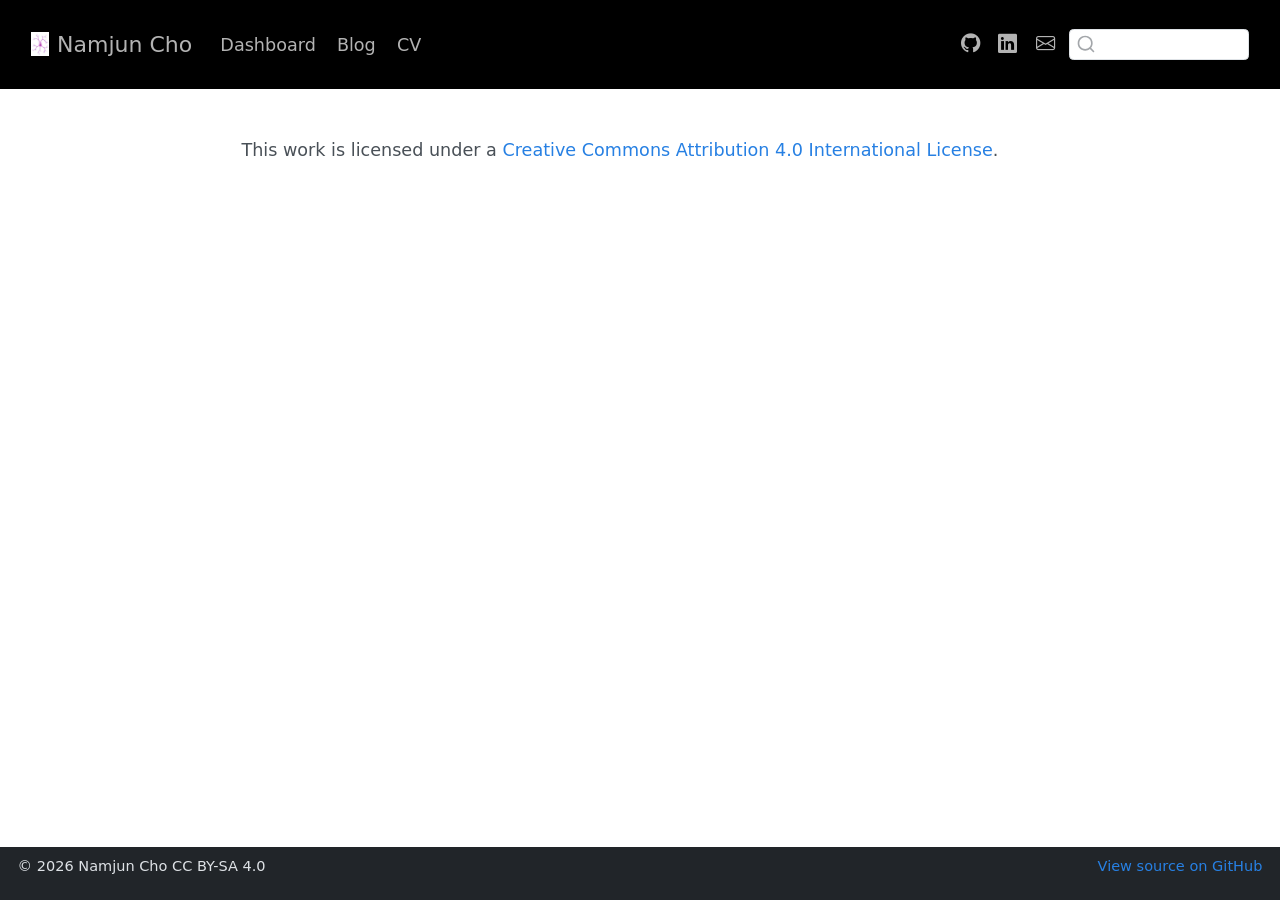
<file: docs/dashboard/LICENSE.html>
<!DOCTYPE html>
<html xmlns="http://www.w3.org/1999/xhtml" lang="en" xml:lang="en"><head>

<meta charset="utf-8">
<meta name="generator" content="quarto-1.10.18">

<meta name="viewport" content="width=device-width, initial-scale=1.0, user-scalable=yes">


<title>license – Namjun Cho</title>
<style>
/* Default styles provided by pandoc.
** See https://pandoc.org/MANUAL.html#variables-for-html for config info.
*/
span.smallcaps{font-variant: small-caps;}
div.columns{display: flex; gap: 1.5em;}
div.column{flex: auto;}
@media screen {
div.columns{gap: min(4vw, 1.5em);}
div.column{overflow-x: auto;}
}
div.hanging-indent{margin-left: 1.5em; text-indent: -1.5em;}
ul.task-list{list-style: none;}
ul.task-list li input[type="checkbox"] {
  width: 0.8em;
  margin: 0 0.8em 0.2em -1em; /* quarto-specific, see https://github.com/quarto-dev/quarto-cli/issues/4556 */ 
  vertical-align: middle;
}
</style>


<script src="../site_libs/quarto-nav/quarto-nav.js"></script>
<script src="../site_libs/clipboard/clipboard.min.js"></script>
<script src="../site_libs/quarto-search/autocomplete.umd.js"></script>
<script src="../site_libs/quarto-search/fuse.min.js"></script>
<script src="../site_libs/quarto-search/quarto-search.js"></script>
<meta name="quarto:offset" content="../">
<link href="../img/fav-icon.png" rel="icon" type="image/png">
<script src="../site_libs/quarto-html/quarto.js" type="module"></script>
<script src="../site_libs/quarto-html/tabsets/tabsets.js" type="module"></script>
<script src="../site_libs/quarto-html/popper.min.js"></script>
<script src="../site_libs/quarto-html/tippy.umd.min.js"></script>
<script src="../site_libs/quarto-html/anchor.min.js"></script>
<link href="../site_libs/quarto-html/tippy.css" rel="stylesheet">
<link href="../site_libs/quarto-html/quarto-syntax-highlighting-64a204ab8560d761af7679ceaba22944.css" rel="stylesheet" id="quarto-text-highlighting-styles">
<script src="../site_libs/bootstrap/bootstrap.min.js"></script>
<link href="../site_libs/bootstrap/bootstrap-icons.css" rel="stylesheet">
<link href="../site_libs/bootstrap/bootstrap-e8e04fa37db173a803006faa680a0a0f.min.css" rel="stylesheet" append-hash="true" id="quarto-bootstrap" data-mode="light">
<script id="quarto-search-options" type="application/json">{
  "location": "navbar",
  "copy-button": false,
  "collapse-after": 3,
  "panel-placement": "end",
  "type": "textbox",
  "limit": 50,
  "keyboard-shortcut": [
    "f",
    "/",
    "s"
  ],
  "language": {
    "search-no-results-text": "No results",
    "search-matching-documents-text": "matching documents",
    "search-copy-link-title": "Copy link to search",
    "search-hide-matches-text": "Hide additional matches",
    "search-more-match-text": "more match in this document",
    "search-more-matches-text": "more matches in this document",
    "search-clear-button-title": "Clear",
    "search-text-placeholder": "",
    "search-detached-cancel-button-title": "Cancel",
    "search-submit-button-title": "Submit",
    "search-label": "Search"
  }
}</script>


</head>

<body class="nav-fixed fullcontent quarto-light">

<div id="quarto-search-results"></div>
  <header id="quarto-header" class="headroom fixed-top">
    <nav class="navbar navbar-expand-lg " data-bs-theme="dark">
      <div class="navbar-container container-fluid">
      <div class="navbar-brand-container mx-auto">
    <a href="../index.html" class="navbar-brand navbar-brand-logo">
    <img src="../img/fav-icon.png" alt="" class="navbar-logo light-content">
    <img src="../img/fav-icon.png" alt="" class="navbar-logo dark-content">
    </a>
    <a class="navbar-brand" href="../index.html">
    <span class="navbar-title">Namjun Cho</span>
    </a>
  </div>
            <div id="quarto-search" class="" title="Search"></div>
          <button class="navbar-toggler" type="button" data-bs-toggle="collapse" data-bs-target="#navbarCollapse" aria-controls="navbarCollapse" role="menu" aria-expanded="false" aria-label="Toggle navigation" onclick="if (window.quartoToggleHeadroom) { window.quartoToggleHeadroom(); }">
  <span class="navbar-toggler-icon"></span>
</button>
          <div class="collapse navbar-collapse" id="navbarCollapse">
            <ul class="navbar-nav navbar-nav-scroll me-auto">
  <li class="nav-item">
    <a class="nav-link" href="../dashboard/index.html"> 
<span class="menu-text">Dashboard</span></a>
  </li>  
  <li class="nav-item">
    <a class="nav-link" href="../blog/index.html"> 
<span class="menu-text">Blog</span></a>
  </li>  
  <li class="nav-item">
    <a class="nav-link" href="../cv/index.html"> 
<span class="menu-text">CV</span></a>
  </li>  
</ul>
            <ul class="navbar-nav navbar-nav-scroll ms-auto">
  <li class="nav-item compact">
    <a class="nav-link" href="https://github.com/namjuncho/"> <i class="bi bi-github" role="img">
</i> 
<span class="menu-text"></span></a>
  </li>  
  <li class="nav-item compact">
    <a class="nav-link" href="https://www.linkedin.com/in/namjun-cho"> <i class="bi bi-linkedin" role="img">
</i> 
<span class="menu-text"></span></a>
  </li>  
  <li class="nav-item compact">
    <a class="nav-link" href="mailto:namjuncho00@gmail.com"> <i class="bi bi-envelope" role="img" aria-label="email">
</i> 
<span class="menu-text"></span></a>
  </li>  
</ul>
          </div> <!-- /navcollapse -->
            <div class="quarto-navbar-tools">
</div>
      </div> <!-- /container-fluid -->
    </nav>
</header>
<!-- content -->
<div id="quarto-content" class="quarto-container page-columns page-rows-contents page-layout-article page-navbar">
<!-- sidebar -->
<!-- margin-sidebar -->
    
<!-- main -->
<main class="content" id="quarto-document-content"><header id="title-block-header" class="quarto-title-block"></header>




<p>This work is licensed under a <a href="https://creativecommons.org/licenses/by/4.0/">Creative Commons Attribution 4.0 International License</a>.</p>



</main> <!-- /main -->
<script id="quarto-html-after-body" type="application/javascript">
  window.document.addEventListener("DOMContentLoaded", function (event) {
    const icon = "";
    const anchorJS = new window.AnchorJS();
    anchorJS.options = {
      placement: 'right',
      icon: icon
    };
    anchorJS.add('.anchored');
    const isCodeAnnotation = (el) => {
      for (const clz of el.classList) {
        if (clz.startsWith('code-annotation-')) {                     
          return true;
        }
      }
      return false;
    }
    const onCopySuccess = function(e) {
      // button target
      const button = e.trigger;
      // don't keep focus
      button.blur();
      // flash "checked"
      button.classList.add('code-copy-button-checked');
      var currentTitle = button.getAttribute("title");
      button.setAttribute("title", "Copied!");
      let tooltip;
      if (window.bootstrap) {
        button.setAttribute("data-bs-toggle", "tooltip");
        button.setAttribute("data-bs-placement", "left");
        button.setAttribute("data-bs-title", "Copied!");
        tooltip = new bootstrap.Tooltip(button, 
          { trigger: "manual", 
            customClass: "code-copy-button-tooltip",
            offset: [0, -8]});
        tooltip.show();    
      }
      setTimeout(function() {
        if (tooltip) {
          tooltip.hide();
          button.removeAttribute("data-bs-title");
          button.removeAttribute("data-bs-toggle");
          button.removeAttribute("data-bs-placement");
        }
        button.setAttribute("title", currentTitle);
        button.classList.remove('code-copy-button-checked');
      }, 1000);
      // clear code selection
      e.clearSelection();
    }
    const getTextToCopy = function(trigger) {
      const outerScaffold = trigger.parentElement.cloneNode(true);
      const codeEl = outerScaffold.querySelector('code');
      for (const childEl of codeEl.children) {
        if (isCodeAnnotation(childEl)) {
          childEl.remove();
        }
      }
      return codeEl.innerText;
    }
    const clipboard = new window.ClipboardJS('.code-copy-button:not([data-in-quarto-modal])', {
      text: getTextToCopy
    });
    clipboard.on('success', onCopySuccess);
    if (window.document.getElementById('quarto-embedded-source-code-modal')) {
      const clipboardModal = new window.ClipboardJS('.code-copy-button[data-in-quarto-modal]', {
        text: getTextToCopy,
        container: window.document.getElementById('quarto-embedded-source-code-modal')
      });
      clipboardModal.on('success', onCopySuccess);
    }
      var localhostRegex = new RegExp(/^(?:http|https):\/\/localhost\:?[0-9]*\//);
      var mailtoRegex = new RegExp(/^mailto:/);
        var filterRegex = new RegExp('/' + window.location.host + '/');
      var isInternal = (href) => {
          return filterRegex.test(href) || localhostRegex.test(href) || mailtoRegex.test(href);
      }
      // Inspect non-navigation links and adorn them if external
     var links = window.document.querySelectorAll('a[href]:not(.nav-link):not(.navbar-brand):not(.toc-action):not(.sidebar-link):not(.sidebar-item-toggle):not(.pagination-link):not(.no-external):not([aria-hidden]):not(.dropdown-item):not(.quarto-navigation-tool):not(.about-link)');
      for (var i=0; i<links.length; i++) {
        const link = links[i];
        if (!isInternal(link.href)) {
          // undo the damage that might have been done by quarto-nav.js in the case of
          // links that we want to consider external
          if (link.dataset.originalHref !== undefined) {
            link.href = link.dataset.originalHref;
          }
        }
      }
    function tippyHover(el, contentFn, onTriggerFn, onUntriggerFn) {
      const config = {
        allowHTML: true,
        maxWidth: 500,
        delay: 100,
        arrow: false,
        appendTo: function(el) {
            return el.parentElement;
        },
        interactive: true,
        interactiveBorder: 10,
        theme: 'quarto',
        placement: 'bottom-start',
      };
      if (contentFn) {
        config.content = contentFn;
      }
      if (onTriggerFn) {
        config.onTrigger = onTriggerFn;
      }
      if (onUntriggerFn) {
        config.onUntrigger = onUntriggerFn;
      }
      window.tippy(el, config); 
    }
    const noterefs = window.document.querySelectorAll('a[role="doc-noteref"]');
    for (var i=0; i<noterefs.length; i++) {
      const ref = noterefs[i];
      tippyHover(ref, function() {
        // use id or data attribute instead here
        let href = ref.getAttribute('data-footnote-href') || ref.getAttribute('href');
        try { href = new URL(href).hash; } catch {}
        const id = href.replace(/^#\/?/, "");
        const note = window.document.getElementById(id);
        if (note) {
          return note.innerHTML;
        } else {
          return "";
        }
      });
    }
    const xrefs = window.document.querySelectorAll('a.quarto-xref');
    const processXRef = (id, note) => {
      // Strip column container classes
      const stripColumnClz = (el) => {
        el.classList.remove("page-full", "page-columns");
        if (el.children) {
          for (const child of el.children) {
            stripColumnClz(child);
          }
        }
      }
      stripColumnClz(note)
      if (id === null || id.startsWith('sec-')) {
        // Special case sections, only their first couple elements
        const container = document.createElement("div");
        if (note.children && note.children.length > 2) {
          container.appendChild(note.children[0].cloneNode(true));
          for (let i = 1; i < note.children.length; i++) {
            const child = note.children[i];
            if (child.tagName === "P" && child.innerText === "") {
              continue;
            } else {
              container.appendChild(child.cloneNode(true));
              break;
            }
          }
          if (window.Quarto?.typesetMath) {
            window.Quarto.typesetMath(container);
          }
          return container.innerHTML
        } else {
          if (window.Quarto?.typesetMath) {
            window.Quarto.typesetMath(note);
          }
          return note.innerHTML;
        }
      } else {
        // Remove any anchor links if they are present
        const anchorLink = note.querySelector('a.anchorjs-link');
        if (anchorLink) {
          anchorLink.remove();
        }
        if (window.Quarto?.typesetMath) {
          window.Quarto.typesetMath(note);
        }
        if (note.classList.contains("callout")) {
          return note.outerHTML;
        } else {
          return note.innerHTML;
        }
      }
    }
    for (var i=0; i<xrefs.length; i++) {
      const xref = xrefs[i];
      tippyHover(xref, undefined, function(instance) {
        instance.disable();
        let url = xref.getAttribute('href');
        let hash = undefined; 
        if (url.startsWith('#')) {
          hash = url;
        } else {
          try { hash = new URL(url).hash; } catch {}
        }
        if (hash) {
          const id = hash.replace(/^#\/?/, "");
          const note = window.document.getElementById(id);
          if (note !== null) {
            try {
              const html = processXRef(id, note.cloneNode(true));
              instance.setContent(html);
            } finally {
              instance.enable();
              instance.show();
            }
          } else {
            // See if we can fetch this
            fetch(url.split('#')[0])
            .then(res => res.text())
            .then(html => {
              const parser = new DOMParser();
              const htmlDoc = parser.parseFromString(html, "text/html");
              const note = htmlDoc.getElementById(id);
              if (note !== null) {
                const html = processXRef(id, note);
                instance.setContent(html);
              } 
            }).finally(() => {
              instance.enable();
              instance.show();
            });
          }
        } else {
          // See if we can fetch a full url (with no hash to target)
          // This is a special case and we should probably do some content thinning / targeting
          fetch(url)
          .then(res => res.text())
          .then(html => {
            const parser = new DOMParser();
            const htmlDoc = parser.parseFromString(html, "text/html");
            const note = htmlDoc.querySelector('main.content');
            if (note !== null) {
              // This should only happen for chapter cross references
              // (since there is no id in the URL)
              // remove the first header
              if (note.children.length > 0 && note.children[0].tagName === "HEADER") {
                note.children[0].remove();
              }
              const html = processXRef(null, note);
              instance.setContent(html);
            } 
          }).finally(() => {
            instance.enable();
            instance.show();
          });
        }
      }, function(instance) {
      });
    }
        let selectedAnnoteEl;
        const selectorForAnnotation = ( cell, annotation) => {
          let cellAttr = 'data-code-cell="' + cell + '"';
          let lineAttr = 'data-code-annotation="' +  annotation + '"';
          const selector = 'span[' + cellAttr + '][' + lineAttr + ']';
          return selector;
        }
        const selectCodeLines = (annoteEl) => {
          const doc = window.document;
          const targetCell = annoteEl.getAttribute("data-target-cell");
          const targetAnnotation = annoteEl.getAttribute("data-target-annotation");
          const annoteSpan = window.document.querySelector(selectorForAnnotation(targetCell, targetAnnotation));
          const lines = annoteSpan.getAttribute("data-code-lines").split(",");
          const lineIds = lines.map((line) => {
            return targetCell + "-" + line;
          })
          let top = null;
          let height = null;
          let parent = null;
          if (lineIds.length > 0) {
              //compute the position of the single el (top and bottom and make a div)
              const el = window.document.getElementById(lineIds[0]);
              top = el.offsetTop;
              height = el.offsetHeight;
              parent = el.parentElement.parentElement;
            if (lineIds.length > 1) {
              const lastEl = window.document.getElementById(lineIds[lineIds.length - 1]);
              const bottom = lastEl.offsetTop + lastEl.offsetHeight;
              height = bottom - top;
            }
            if (top !== null && height !== null && parent !== null) {
              // cook up a div (if necessary) and position it 
              let div = window.document.getElementById("code-annotation-line-highlight");
              if (div === null) {
                div = window.document.createElement("div");
                div.setAttribute("id", "code-annotation-line-highlight");
                div.style.position = 'absolute';
                parent.appendChild(div);
              }
              div.style.top = top - 2 + "px";
              div.style.height = height + 4 + "px";
              div.style.left = 0;
              let gutterDiv = window.document.getElementById("code-annotation-line-highlight-gutter");
              if (gutterDiv === null) {
                gutterDiv = window.document.createElement("div");
                gutterDiv.setAttribute("id", "code-annotation-line-highlight-gutter");
                gutterDiv.style.position = 'absolute';
                const codeCell = window.document.getElementById(targetCell);
                const gutter = codeCell.querySelector('.code-annotation-gutter');
                gutter.appendChild(gutterDiv);
              }
              gutterDiv.style.top = top - 2 + "px";
              gutterDiv.style.height = height + 4 + "px";
            }
            selectedAnnoteEl = annoteEl;
          }
        };
        const unselectCodeLines = () => {
          const elementsIds = ["code-annotation-line-highlight", "code-annotation-line-highlight-gutter"];
          elementsIds.forEach((elId) => {
            const div = window.document.getElementById(elId);
            if (div) {
              div.remove();
            }
          });
          selectedAnnoteEl = undefined;
        };
          // Handle positioning of the toggle
      window.addEventListener(
        "resize",
        throttle(() => {
          elRect = undefined;
          if (selectedAnnoteEl) {
            selectCodeLines(selectedAnnoteEl);
          }
        }, 10)
      );
      function throttle(fn, ms) {
      let throttle = false;
      let timer;
        return (...args) => {
          if(!throttle) { // first call gets through
              fn.apply(this, args);
              throttle = true;
          } else { // all the others get throttled
              if(timer) clearTimeout(timer); // cancel #2
              timer = setTimeout(() => {
                fn.apply(this, args);
                timer = throttle = false;
              }, ms);
          }
        };
      }
        // Attach click handler to the DT
        const annoteDls = window.document.querySelectorAll('dt[data-target-cell]');
        for (const annoteDlNode of annoteDls) {
          annoteDlNode.addEventListener('click', (event) => {
            const clickedEl = event.target;
            if (clickedEl !== selectedAnnoteEl) {
              unselectCodeLines();
              const activeEl = window.document.querySelector('dt[data-target-cell].code-annotation-active');
              if (activeEl) {
                activeEl.classList.remove('code-annotation-active');
              }
              selectCodeLines(clickedEl);
              clickedEl.classList.add('code-annotation-active');
            } else {
              // Unselect the line
              unselectCodeLines();
              clickedEl.classList.remove('code-annotation-active');
            }
          });
        }
    const findCites = (el) => {
      const parentEl = el.parentElement;
      if (parentEl) {
        const cites = parentEl.dataset.cites;
        if (cites) {
          return {
            el,
            cites: cites.split(' ')
          };
        } else {
          return findCites(el.parentElement)
        }
      } else {
        return undefined;
      }
    };
    var bibliorefs = window.document.querySelectorAll('a[role="doc-biblioref"]');
    for (var i=0; i<bibliorefs.length; i++) {
      const ref = bibliorefs[i];
      const citeInfo = findCites(ref);
      if (citeInfo) {
        tippyHover(citeInfo.el, function() {
          var popup = window.document.createElement('div');
          citeInfo.cites.forEach(function(cite) {
            var citeDiv = window.document.createElement('div');
            citeDiv.classList.add('hanging-indent');
            citeDiv.classList.add('csl-entry');
            var biblioDiv = window.document.getElementById('ref-' + cite);
            if (biblioDiv) {
              citeDiv.innerHTML = biblioDiv.innerHTML;
            }
            popup.appendChild(citeDiv);
          });
          return popup.innerHTML;
        });
      }
    }
  });
  </script>
</div> <!-- /content -->
<footer class="footer">
  <div class="nav-footer">
    <div class="nav-footer-left">
<p><span class="faux-block">© 2026 Namjun Cho CC BY-SA 4.0</span></p>
</div>   
    <div class="nav-footer-center">
      &nbsp;
    </div>
    <div class="nav-footer-right">
<p><span class="faux-block"><a href="https://github.com/marvinschmitt/quarto-website-template/">View source on GitHub</a></span></p>
</div>
  </div>
</footer>




</body></html>
</file>
<file: docs/site_libs/quarto-html/tippy.css>
.tippy-box[data-animation=fade][data-state=hidden]{opacity:0}[data-tippy-root]{max-width:calc(100vw - 10px)}.tippy-box{position:relative;background-color:#333;color:#fff;border-radius:4px;font-size:14px;line-height:1.4;white-space:normal;outline:0;transition-property:transform,visibility,opacity}.tippy-box[data-placement^=top]>.tippy-arrow{bottom:0}.tippy-box[data-placement^=top]>.tippy-arrow:before{bottom:-7px;left:0;border-width:8px 8px 0;border-top-color:initial;transform-origin:center top}.tippy-box[data-placement^=bottom]>.tippy-arrow{top:0}.tippy-box[data-placement^=bottom]>.tippy-arrow:before{top:-7px;left:0;border-width:0 8px 8px;border-bottom-color:initial;transform-origin:center bottom}.tippy-box[data-placement^=left]>.tippy-arrow{right:0}.tippy-box[data-placement^=left]>.tippy-arrow:before{border-width:8px 0 8px 8px;border-left-color:initial;right:-7px;transform-origin:center left}.tippy-box[data-placement^=right]>.tippy-arrow{left:0}.tippy-box[data-placement^=right]>.tippy-arrow:before{left:-7px;border-width:8px 8px 8px 0;border-right-color:initial;transform-origin:center right}.tippy-box[data-inertia][data-state=visible]{transition-timing-function:cubic-bezier(.54,1.5,.38,1.11)}.tippy-arrow{width:16px;height:16px;color:#333}.tippy-arrow:before{content:"";position:absolute;border-color:transparent;border-style:solid}.tippy-content{position:relative;padding:5px 9px;z-index:1}
</file>
<file: docs/site_libs/quarto-html/quarto-syntax-highlighting-64a204ab8560d761af7679ceaba22944.css>
/* quarto syntax highlight colors */
:root {
  --quarto-hl-ot-color: #003B4F;
  --quarto-hl-at-color: #657422;
  --quarto-hl-ss-color: #20794D;
  --quarto-hl-an-color: #5E5E5E;
  --quarto-hl-fu-color: #4758AB;
  --quarto-hl-st-color: #20794D;
  --quarto-hl-cf-color: #003B4F;
  --quarto-hl-op-color: #5E5E5E;
  --quarto-hl-er-color: #AD0000;
  --quarto-hl-bn-color: #AD0000;
  --quarto-hl-al-color: #AD0000;
  --quarto-hl-va-color: #111111;
  --quarto-hl-bu-color: inherit;
  --quarto-hl-ex-color: inherit;
  --quarto-hl-pp-color: #AD0000;
  --quarto-hl-in-color: #5E5E5E;
  --quarto-hl-vs-color: #20794D;
  --quarto-hl-wa-color: #5E5E5E;
  --quarto-hl-do-color: #5E5E5E;
  --quarto-hl-im-color: #00769E;
  --quarto-hl-ch-color: #20794D;
  --quarto-hl-dt-color: #AD0000;
  --quarto-hl-fl-color: #AD0000;
  --quarto-hl-co-color: #5E5E5E;
  --quarto-hl-cv-color: #5E5E5E;
  --quarto-hl-cn-color: #8f5902;
  --quarto-hl-sc-color: #5E5E5E;
  --quarto-hl-dv-color: #AD0000;
  --quarto-hl-kw-color: #003B4F;
}

/* other quarto variables */
:root {
  --quarto-font-monospace: SFMono-Regular, Menlo, Monaco, Consolas, "Liberation Mono", "Courier New", monospace;
}

/* syntax highlight based on Pandoc's rules */
pre > code.sourceCode > span {
  color: #003B4F;
}

code.sourceCode > span {
  color: #003B4F;
}

div.sourceCode,
div.sourceCode pre.sourceCode {
  color: #003B4F;
}

/* Normal */
code span {
  color: #003B4F;
}

/* Alert */
code span.al {
  color: #AD0000;
  font-style: inherit;
}

/* Annotation */
code span.an {
  color: #5E5E5E;
  font-style: inherit;
}

/* Attribute */
code span.at {
  color: #657422;
  font-style: inherit;
}

/* BaseN */
code span.bn {
  color: #AD0000;
  font-style: inherit;
}

/* BuiltIn */
code span.bu {
  font-style: inherit;
}

/* ControlFlow */
code span.cf {
  color: #003B4F;
  font-weight: bold;
  font-style: inherit;
}

/* Char */
code span.ch {
  color: #20794D;
  font-style: inherit;
}

/* Constant */
code span.cn {
  color: #8f5902;
  font-style: inherit;
}

/* Comment */
code span.co {
  color: #5E5E5E;
  font-style: inherit;
}

/* CommentVar */
code span.cv {
  color: #5E5E5E;
  font-style: italic;
}

/* Documentation */
code span.do {
  color: #5E5E5E;
  font-style: italic;
}

/* DataType */
code span.dt {
  color: #AD0000;
  font-style: inherit;
}

/* DecVal */
code span.dv {
  color: #AD0000;
  font-style: inherit;
}

/* Error */
code span.er {
  color: #AD0000;
  font-style: inherit;
}

/* Extension */
code span.ex {
  font-style: inherit;
}

/* Float */
code span.fl {
  color: #AD0000;
  font-style: inherit;
}

/* Function */
code span.fu {
  color: #4758AB;
  font-style: inherit;
}

/* Import */
code span.im {
  color: #00769E;
  font-style: inherit;
}

/* Information */
code span.in {
  color: #5E5E5E;
  font-style: inherit;
}

/* Keyword */
code span.kw {
  color: #003B4F;
  font-weight: bold;
  font-style: inherit;
}

/* Operator */
code span.op {
  color: #5E5E5E;
  font-style: inherit;
}

/* Other */
code span.ot {
  color: #003B4F;
  font-style: inherit;
}

/* Preprocessor */
code span.pp {
  color: #AD0000;
  font-style: inherit;
}

/* SpecialChar */
code span.sc {
  color: #5E5E5E;
  font-style: inherit;
}

/* SpecialString */
code span.ss {
  color: #20794D;
  font-style: inherit;
}

/* String */
code span.st {
  color: #20794D;
  font-style: inherit;
}

/* Variable */
code span.va {
  color: #111111;
  font-style: inherit;
}

/* VerbatimString */
code span.vs {
  color: #20794D;
  font-style: inherit;
}

/* Warning */
code span.wa {
  color: #5E5E5E;
  font-style: italic;
}

.prevent-inlining {
  content: "</";
}

/*# sourceMappingURL=9d8d5bb603a83b8298b89080a598c93b.css.map */
</file>
<file: docs/site_libs/quarto-html/quarto-syntax-highlighting-dark-b85bc7c33db8c58e0ec93c3465666fed.css>
/* quarto syntax highlight colors */
:root {
  --quarto-hl-al-color: #f07178;
  --quarto-hl-an-color: #d4d0ab;
  --quarto-hl-at-color: #00e0e0;
  --quarto-hl-bn-color: #d4d0ab;
  --quarto-hl-bu-color: #abe338;
  --quarto-hl-ch-color: #abe338;
  --quarto-hl-co-color: #f8f8f2;
  --quarto-hl-cv-color: #ffd700;
  --quarto-hl-cn-color: #ffd700;
  --quarto-hl-cf-color: #ffa07a;
  --quarto-hl-dt-color: #ffa07a;
  --quarto-hl-dv-color: #d4d0ab;
  --quarto-hl-do-color: #f8f8f2;
  --quarto-hl-er-color: #f07178;
  --quarto-hl-ex-color: #00e0e0;
  --quarto-hl-fl-color: #d4d0ab;
  --quarto-hl-fu-color: #ffa07a;
  --quarto-hl-im-color: #abe338;
  --quarto-hl-in-color: #d4d0ab;
  --quarto-hl-kw-color: #ffa07a;
  --quarto-hl-op-color: #ffa07a;
  --quarto-hl-ot-color: #00e0e0;
  --quarto-hl-pp-color: #dcc6e0;
  --quarto-hl-re-color: #00e0e0;
  --quarto-hl-sc-color: #abe338;
  --quarto-hl-ss-color: #abe338;
  --quarto-hl-st-color: #abe338;
  --quarto-hl-va-color: #00e0e0;
  --quarto-hl-vs-color: #abe338;
  --quarto-hl-wa-color: #dcc6e0;
}

/* other quarto variables */
:root {
  --quarto-font-monospace: SFMono-Regular, Menlo, Monaco, Consolas, "Liberation Mono", "Courier New", monospace;
}

/* syntax highlight based on Pandoc's rules */
pre > code.sourceCode > span {
  color: #f8f8f2;
}

code.sourceCode > span {
  color: #f8f8f2;
}

div.sourceCode,
div.sourceCode pre.sourceCode {
  color: #f8f8f2;
}

/* Normal */
code span {
  color: #f8f8f2;
}

/* Alert */
code span.al {
  color: #f07178;
}

/* Annotation */
code span.an {
  color: #d4d0ab;
}

/* Attribute */
code span.at {
  color: #00e0e0;
}

/* BaseN */
code span.bn {
  color: #d4d0ab;
}

/* BuiltIn */
code span.bu {
  color: #abe338;
}

/* ControlFlow */
code span.cf {
  font-weight: bold;
  color: #ffa07a;
}

/* Char */
code span.ch {
  color: #abe338;
}

/* Constant */
code span.cn {
  color: #ffd700;
}

/* Comment */
code span.co {
  font-style: italic;
  color: #f8f8f2;
}

/* CommentVar */
code span.cv {
  color: #ffd700;
}

/* Documentation */
code span.do {
  color: #f8f8f2;
}

/* DataType */
code span.dt {
  color: #ffa07a;
}

/* DecVal */
code span.dv {
  color: #d4d0ab;
}

/* Error */
code span.er {
  color: #f07178;
  text-decoration: underline;
}

/* Extension */
code span.ex {
  font-weight: bold;
  color: #00e0e0;
}

/* Float */
code span.fl {
  color: #d4d0ab;
}

/* Function */
code span.fu {
  color: #ffa07a;
}

/* Import */
code span.im {
  color: #abe338;
}

/* Information */
code span.in {
  color: #d4d0ab;
}

/* Keyword */
code span.kw {
  font-weight: bold;
  color: #ffa07a;
}

/* Operator */
code span.op {
  color: #ffa07a;
}

/* Other */
code span.ot {
  color: #00e0e0;
}

/* Preprocessor */
code span.pp {
  color: #dcc6e0;
}

/* RegionMarker */
code span.re {
  background-color: #f8f8f2;
  color: #00e0e0;
}

/* SpecialChar */
code span.sc {
  color: #abe338;
}

/* SpecialString */
code span.ss {
  color: #abe338;
}

/* String */
code span.st {
  color: #abe338;
}

/* Variable */
code span.va {
  color: #00e0e0;
}

/* VerbatimString */
code span.vs {
  color: #abe338;
}

/* Warning */
code span.wa {
  color: #dcc6e0;
}

.prevent-inlining {
  content: "</";
}

/*# sourceMappingURL=4ed8f1090dec6531da29ab00902aa718.css.map */
</file>
<file: docs/site_libs/htmltools-fill-0.5.9/fill.css>
@layer htmltools {
  .html-fill-container {
    display: flex;
    flex-direction: column;
    /* Prevent the container from expanding vertically or horizontally beyond its
    parent's constraints. */
    min-height: 0;
    min-width: 0;
  }
  .html-fill-container > .html-fill-item {
    /* Fill items can grow and shrink freely within
    available vertical space in fillable container */
    flex: 1 1 auto;
    min-height: 0;
    min-width: 0;
  }
  .html-fill-container > :not(.html-fill-item) {
    /* Prevent shrinking or growing of non-fill items */
    flex: 0 0 auto;
  }
}
</file>
<file: docs/site_libs/datatables-css-0.0.0/datatables-crosstalk.css>
.dt-crosstalk-fade {
  opacity: 0.2;
}

html body div.DTS div.dataTables_scrollBody {
  background: none;
}


/*
Fix https://github.com/rstudio/DT/issues/563
If the `table.display` is set to "block" (e.g., pkgdown), the browser will display
datatable objects strangely. The search panel and the page buttons will still be
in full-width but the table body will be "compact" and shorter.
In therory, having this attributes will affect `dom="t"`
with `display: block` users. But in reality, there should be no one.
We may remove the below lines in the future if the upstream agree to have this there.
See https://github.com/DataTables/DataTablesSrc/issues/160
*/

table.dataTable {
  display: table;
}


/*
When DTOutput(fill = TRUE), it receives a .html-fill-item class (via htmltools::bindFillRole()), which effectively amounts to `flex: 1 1 auto`. That's mostly fine, but the case where `fillContainer=TRUE`+`height:auto`+`flex-basis:auto` and the container (e.g., a bslib::card()) doesn't have a defined height is a bit problematic since the table wants to fit the parent but the parent wants to fit the table, which results pretty small table height (maybe because there is a minimum height somewhere?). It seems better in this case to impose a 400px height default for the table, which we can do by setting `flex-basis` to 400px (the table is still allowed to grow/shrink when the container has an opinionated height).
*/

.html-fill-container > .html-fill-item.datatables {
  flex-basis: 400px;
}
</file>
<file: docs/site_libs/crosstalk-1.2.2/css/crosstalk.min.css>
.container-fluid.crosstalk-bscols{margin-left:-30px;margin-right:-30px;white-space:normal}body>.container-fluid.crosstalk-bscols{margin-left:auto;margin-right:auto}.crosstalk-input-checkboxgroup .crosstalk-options-group .crosstalk-options-column{display:inline-block;padding-right:12px;vertical-align:top}@media only screen and (max-width: 480px){.crosstalk-input-checkboxgroup .crosstalk-options-group .crosstalk-options-column{display:block;padding-right:inherit}}.crosstalk-input{margin-bottom:15px}.crosstalk-input .control-label{margin-bottom:0;vertical-align:middle}.crosstalk-input input[type="checkbox"]{margin:4px 0 0;margin-top:1px;line-height:normal}.crosstalk-input .checkbox{position:relative;display:block;margin-top:10px;margin-bottom:10px}.crosstalk-input .checkbox>label{padding-left:20px;margin-bottom:0;font-weight:400;cursor:pointer}.crosstalk-input .checkbox input[type="checkbox"],.crosstalk-input .checkbox-inline input[type="checkbox"]{position:absolute;margin-top:2px;margin-left:-20px}.crosstalk-input .checkbox+.checkbox{margin-top:-5px}.crosstalk-input .checkbox-inline{position:relative;display:inline-block;padding-left:20px;margin-bottom:0;font-weight:400;vertical-align:middle;cursor:pointer}.crosstalk-input .checkbox-inline+.checkbox-inline{margin-top:0;margin-left:10px}
</file>
